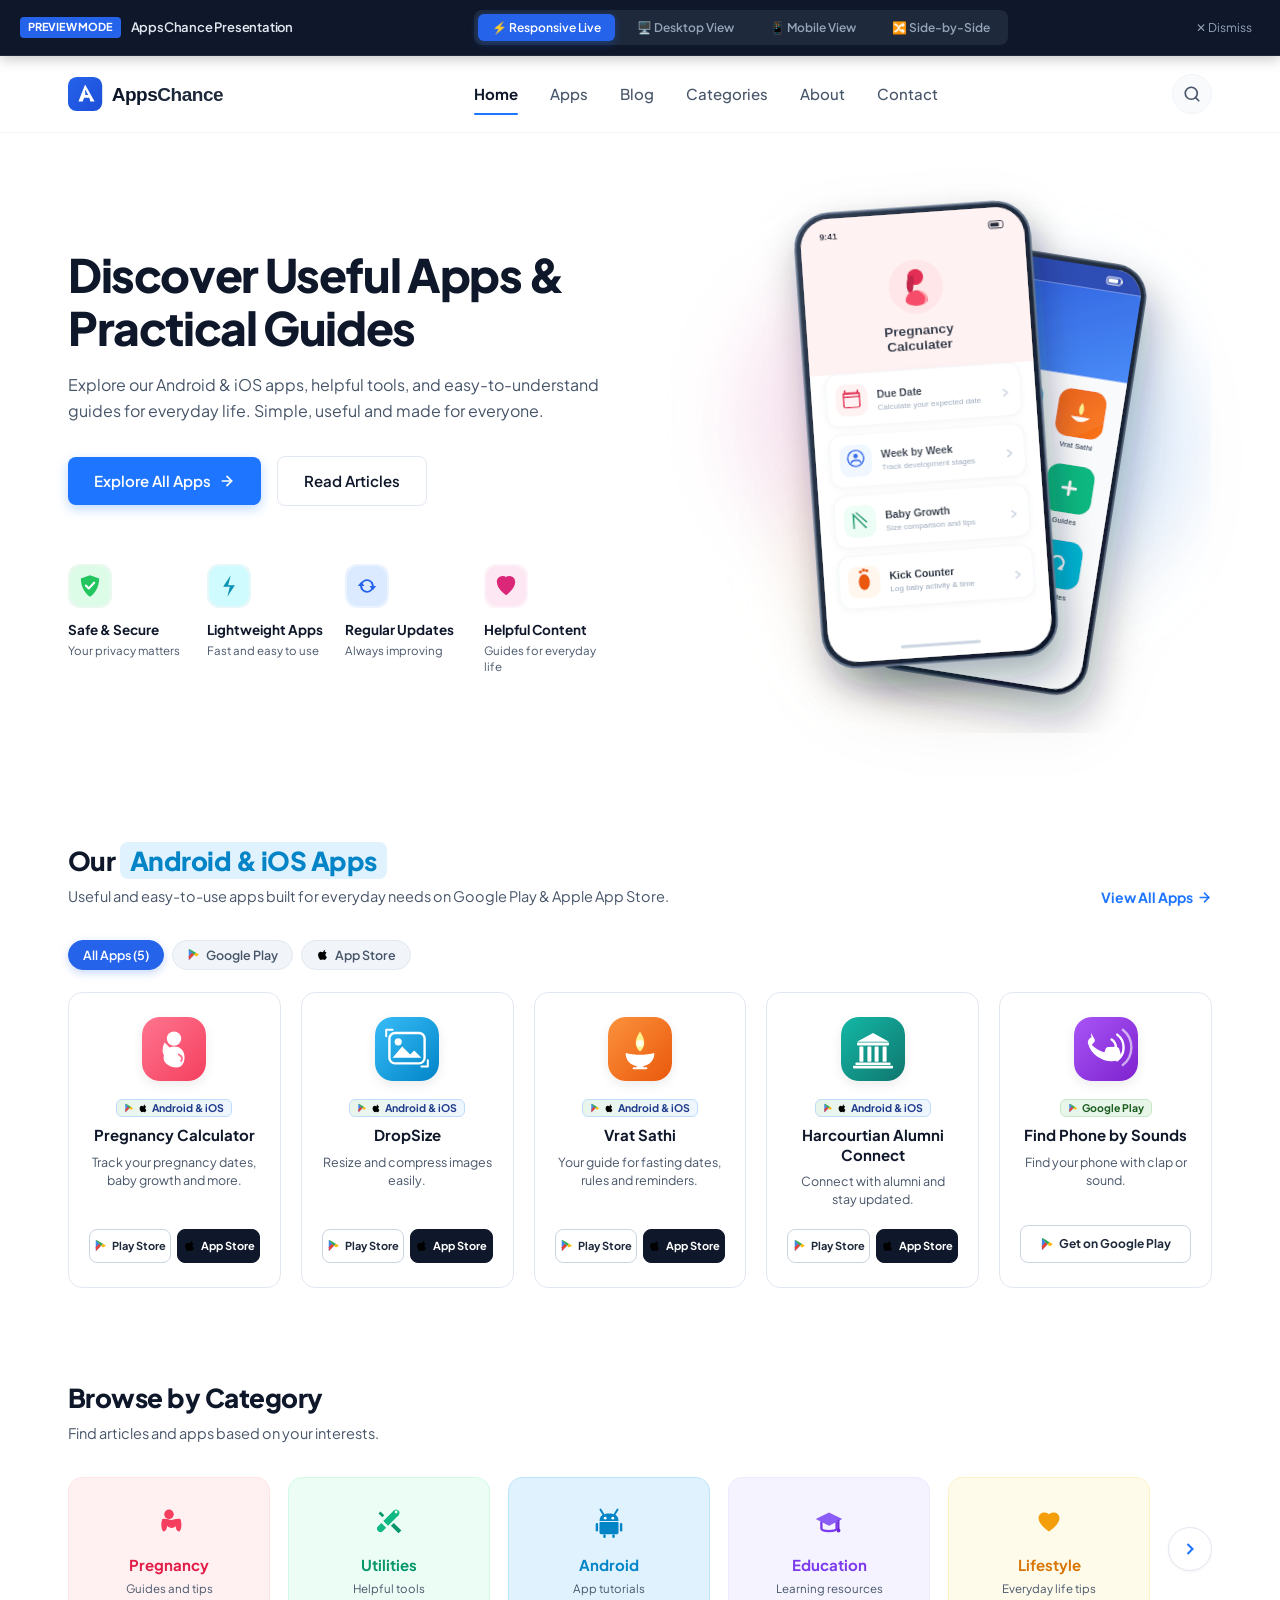
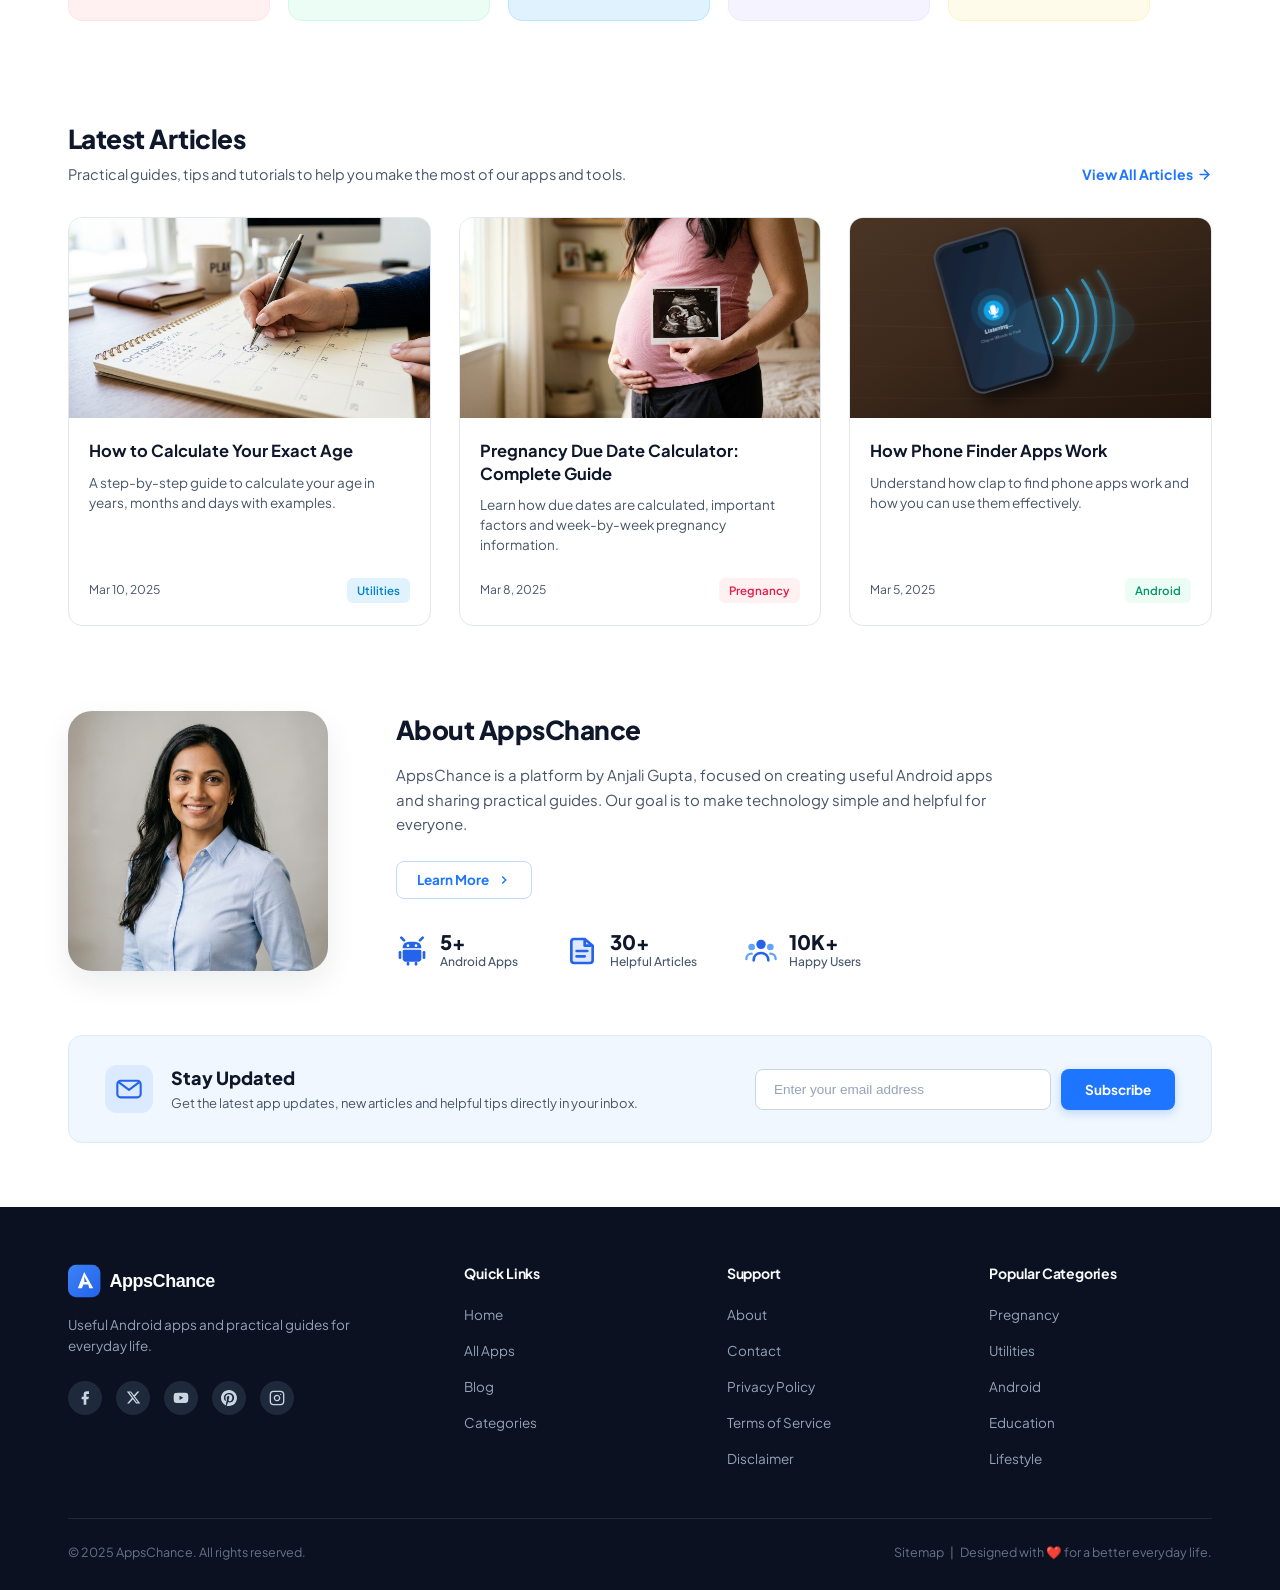
<file: index.html>
<!DOCTYPE html>
<html lang="en">
<head>
  <meta charset="UTF-8">
  <meta name="viewport" content="width=device-width, initial-scale=1.0">
  <title>AppsChance - Discover Useful Apps & Practical Guides</title>
  <meta name="description" content="Explore our Android apps, helpful tools, and easy-to-understand guides for everyday life. Simple, useful and made for everyone.">
  <link rel="icon" type="image/svg+xml" href="assets/icons/logo.svg">
  
  <!-- Main Stylesheet -->
  <link rel="stylesheet" href="css/styles.css">
</head>
<body>

  <!-- ==========================================================================
       TOP VIEW MODE SWITCHER BAR
       Enables live testing of Desktop View, Mobile View, Side-by-Side, & Responsive
       ========================================================================== -->
  <header class="view-mode-bar" id="viewModeBar">
    <div class="view-mode-brand">
      <span class="view-mode-badge">Preview Mode</span>
      <span>AppsChance Presentation</span>
    </div>
    <div class="view-mode-buttons">
      <button type="button" class="view-mode-btn active" id="btnViewLive" title="Fluid Responsive Layout">
        <span>⚡ Responsive Live</span>
      </button>
      <button type="button" class="view-mode-btn" id="btnViewDesktop" title="Preview Desktop View">
        <span>🖥️ Desktop View</span>
      </button>
      <button type="button" class="view-mode-btn" id="btnViewMobile" title="Preview Mobile View in Phone Frame">
        <span>📱 Mobile View</span>
      </button>
      <button type="button" class="view-mode-btn" id="btnViewSplit" title="Side-by-Side Comparison (as in screenshot)">
        <span>🔀 Side-by-Side</span>
      </button>
    </div>
    <button type="button" class="view-mode-close" id="btnCloseViewBar" title="Hide this toolbar">
      <span>✕ Dismiss</span>
    </button>
  </header>

  <!-- ==========================================================================
       MAIN WEB APPLICATION (Natively Responsive)
       ========================================================================== -->
  <div class="app-view-container" id="mainAppContainer">

    <!-- SITE HEADER / NAVBAR -->
    <header class="site-header">
      <div class="container nav-container">
        <!-- Logo -->
        <a href="#home" class="brand-logo" aria-label="AppsChance Home">
          <img src="assets/icons/logo.svg" alt="AppsChance Logo" width="160" height="38">
        </a>

        <!-- Desktop Navigation Menu -->
        <nav class="nav-menu-wrapper" aria-label="Main Navigation">
          <ul class="nav-menu">
            <li class="nav-item"><a href="#home" class="nav-link active">Home</a></li>
            <li class="nav-item"><a href="apps.html" class="nav-link">Apps</a></li>
            <li class="nav-item"><a href="articles.html" class="nav-link">Blog</a></li>
            <li class="nav-item"><a href="#categories" class="nav-link">Categories</a></li>
            <li class="nav-item"><a href="#about" class="nav-link">About</a></li>
            <li class="nav-item"><a href="#contact" class="nav-link">Contact</a></li>
          </ul>
        </nav>

        <!-- Right Actions: Search & Mobile Menu Button -->
        <div class="nav-actions">
          <button type="button" class="btn-search" aria-label="Search articles and apps" title="Search">
            <svg width="18" height="18" viewBox="0 0 24 24" fill="none" stroke="currentColor" stroke-width="2.2" stroke-linecap="round" stroke-linejoin="round">
              <circle cx="11" cy="11" r="8"></circle>
              <line x1="21" y1="21" x2="16.65" y2="16.65"></line>
            </svg>
          </button>
          
          <button type="button" class="btn-mobile-toggle" aria-label="Open mobile navigation menu">
            <svg width="24" height="24" viewBox="0 0 24 24" fill="none" stroke="currentColor" stroke-width="2.2" stroke-linecap="round">
              <line x1="3" y1="6" x2="21" y2="6"></line>
              <line x1="3" y1="12" x2="21" y2="12"></line>
              <line x1="3" y1="18" x2="21" y2="18"></line>
            </svg>
          </button>
        </div>
      </div>
    </header>

    <!-- MAIN CONTENT -->
    <main id="mainContent">

      <!-- 1. HERO SECTION -->
      <section class="hero-section" id="home">
        <div class="container hero-grid">
          
          <!-- Left Hero Content -->
          <div class="hero-content">
            <h1 class="hero-title">Discover Useful Apps &amp; Practical Guides</h1>
            <p class="hero-description">
              Explore our Android &amp; iOS apps, helpful tools, and easy-to-understand guides for everyday life. Simple, useful and made for everyone.
            </p>

            <div class="hero-actions">
              <a href="apps.html" class="btn-primary">
                <span>Explore All Apps</span>
                <svg width="16" height="16" viewBox="0 0 24 24" fill="none" stroke="currentColor" stroke-width="2.5" stroke-linecap="round" stroke-linejoin="round">
                  <line x1="5" y1="12" x2="19" y2="12"></line>
                  <polyline points="12 5 19 12 12 19"></polyline>
                </svg>
              </a>
              <a href="articles.html" class="btn-secondary">
                <span>Read Articles</span>
              </a>
            </div>

            <!-- Feature Badges -->
            <div class="hero-badges-row">
              <!-- Badge 1: Safe & Secure -->
              <div class="hero-badge-card badge-safe">
                <div class="badge-icon-box">
                  <img src="assets/icons/badge_safe.svg" alt="Safe & Secure" width="40" height="40">
                </div>
                <h3 class="badge-title">Safe &amp; Secure</h3>
                <p class="badge-desc">Your privacy matters</p>
              </div>

              <!-- Badge 2: Lightweight Apps -->
              <div class="hero-badge-card badge-light">
                <div class="badge-icon-box">
                  <img src="assets/icons/badge_lightweight.svg" alt="Lightweight Apps" width="40" height="40">
                </div>
                <h3 class="badge-title">Lightweight Apps</h3>
                <p class="badge-desc">Fast and easy to use</p>
              </div>

              <!-- Badge 3: Regular Updates -->
              <div class="hero-badge-card badge-updates">
                <div class="badge-icon-box">
                  <img src="assets/icons/badge_updates.svg" alt="Regular Updates" width="40" height="40">
                </div>
                <h3 class="badge-title">Regular Updates</h3>
                <p class="badge-desc">Always improving</p>
              </div>

              <!-- Badge 4: Helpful Content -->
              <div class="hero-badge-card badge-content">
                <div class="badge-icon-box">
                  <img src="assets/icons/badge_helpful.svg" alt="Helpful Content" width="40" height="40">
                </div>
                <h3 class="badge-title">Helpful Content</h3>
                <p class="badge-desc">Guides for everyday life</p>
              </div>
            </div>
          </div>

          <!-- Right Hero Mockups (Pregnancy Calculator & Tools Apps Phones) -->
          <div class="hero-mockup-wrapper">
            <img src="assets/images/hero_phones_mockup.svg" alt="AppsChance Android Apps Showcase" class="hero-mockup-img" width="560" height="540">
          </div>

        </div>
      </section>

      <!-- 2. OUR ANDROID & iOS APPS SECTION -->
      <section class="apps-section" id="apps">
        <div class="container">
          <div class="section-header">
            <div>
              <h2 class="section-title">Our <span style="background:#e0f2fe; color:#0284c7; padding:2px 10px; border-radius:8px;">Android &amp; iOS Apps</span></h2>
              <p class="section-subtitle">Useful and easy-to-use apps built for everyday needs on Google Play &amp; Apple App Store.</p>
            </div>
            <a href="apps.html" class="section-view-all">
              <span>View All Apps</span>
              <svg width="15" height="15" viewBox="0 0 24 24" fill="none" stroke="currentColor" stroke-width="2.5" stroke-linecap="round" stroke-linejoin="round">
                <line x1="5" y1="12" x2="19" y2="12"></line>
                <polyline points="12 5 19 12 12 19"></polyline>
              </svg>
            </a>
          </div>

          <!-- Quick Platform Filters on Home -->
          <div class="home-apps-filters" id="homeAppsFilters">
            <button type="button" class="home-filter-btn active" data-home-filter="all">All Apps (5)</button>
            <button type="button" class="home-filter-btn" data-home-filter="android">
              <img src="assets/icons/icon_playstore.svg" width="13" height="13" alt="Google Play">
              <span>Google Play</span>
            </button>
            <button type="button" class="home-filter-btn" data-home-filter="ios">
              <img src="assets/icons/icon_apple.svg" width="13" height="13" alt="App Store">
              <span>App Store</span>
            </button>
          </div>

          <div class="apps-grid">
            <!-- App 1: Pregnancy Calculator -->
            <div class="app-card" data-platforms="android ios">
              <div class="app-icon-wrap">
                <img src="assets/icons/app_pregnancy.svg" alt="Pregnancy Calculator" width="64" height="64">
              </div>
              <div class="app-card-details">
                <div class="card-platform-row">
                  <span class="platform-tag tag-both">
                    <img src="assets/icons/icon_playstore.svg" width="10" height="10" alt="Play Store">
                    <img src="assets/icons/icon_apple.svg" width="10" height="10" alt="App Store">
                    Android &amp; iOS
                  </span>
                </div>
                <h3 class="app-card-title">Pregnancy Calculator</h3>
                <p class="app-card-desc">Track your pregnancy dates, baby growth and more.</p>
              </div>
              <div class="card-store-actions">
                <a href="https://play.google.com/store/apps/details?id=com.appschance.pregnancycalculator" target="_blank" rel="noopener noreferrer" class="btn-store-badge playstore" title="Get on Google Play">
                  <img src="assets/icons/icon_playstore.svg" width="13" height="13" alt="Play Store">
                  <span>Play Store</span>
                </a>
                <a href="https://apps.apple.com/app/pregnancy-calculator-due-date/id1623849101" target="_blank" rel="noopener noreferrer" class="btn-store-badge appstore" title="Download on App Store">
                  <img src="assets/icons/icon_apple.svg" width="13" height="13" alt="App Store">
                  <span>App Store</span>
                </a>
              </div>
              <a href="https://play.google.com/store/apps/details?id=com.appschance.pregnancycalculator" target="_blank" rel="noopener noreferrer" class="app-mobile-arrow" aria-label="Open Pregnancy Calculator store" style="display:none;">
                <svg width="18" height="18" viewBox="0 0 24 24" fill="none" stroke="currentColor" stroke-width="2.5">
                  <polyline points="9 18 15 12 9 6"></polyline>
                </svg>
              </a>
            </div>

            <!-- App 2: DropSize -->
            <div class="app-card" data-platforms="android ios">
              <div class="app-icon-wrap">
                <img src="assets/icons/app_dropsize.svg" alt="DropSize" width="64" height="64">
              </div>
              <div class="app-card-details">
                <div class="card-platform-row">
                  <span class="platform-tag tag-both">
                    <img src="assets/icons/icon_playstore.svg" width="10" height="10" alt="Play Store">
                    <img src="assets/icons/icon_apple.svg" width="10" height="10" alt="App Store">
                    Android &amp; iOS
                  </span>
                </div>
                <h3 class="app-card-title">DropSize</h3>
                <p class="app-card-desc">Resize and compress images easily.</p>
              </div>
              <div class="card-store-actions">
                <a href="https://play.google.com/store/apps/details?id=com.appschance.dropsize" target="_blank" rel="noopener noreferrer" class="btn-store-badge playstore" title="Get on Google Play">
                  <img src="assets/icons/icon_playstore.svg" width="13" height="13" alt="Play Store">
                  <span>Play Store</span>
                </a>
                <a href="https://apps.apple.com/app/dropsize-image-compressor/id1634928102" target="_blank" rel="noopener noreferrer" class="btn-store-badge appstore" title="Download on App Store">
                  <img src="assets/icons/icon_apple.svg" width="13" height="13" alt="App Store">
                  <span>App Store</span>
                </a>
              </div>
              <a href="https://play.google.com/store/apps/details?id=com.appschance.dropsize" target="_blank" rel="noopener noreferrer" class="app-mobile-arrow" aria-label="Open DropSize store" style="display:none;">
                <svg width="18" height="18" viewBox="0 0 24 24" fill="none" stroke="currentColor" stroke-width="2.5">
                  <polyline points="9 18 15 12 9 6"></polyline>
                </svg>
              </a>
            </div>

            <!-- App 3: Vrat Sathi -->
            <div class="app-card" data-platforms="android ios">
              <div class="app-icon-wrap">
                <img src="assets/icons/app_vrat.svg" alt="Vrat Sathi" width="64" height="64">
              </div>
              <div class="app-card-details">
                <div class="card-platform-row">
                  <span class="platform-tag tag-both">
                    <img src="assets/icons/icon_playstore.svg" width="10" height="10" alt="Play Store">
                    <img src="assets/icons/icon_apple.svg" width="10" height="10" alt="App Store">
                    Android &amp; iOS
                  </span>
                </div>
                <h3 class="app-card-title">Vrat Sathi</h3>
                <p class="app-card-desc">Your guide for fasting dates, rules and reminders.</p>
              </div>
              <div class="card-store-actions">
                <a href="https://play.google.com/store/apps/details?id=com.appschance.vratsathi" target="_blank" rel="noopener noreferrer" class="btn-store-badge playstore" title="Get on Google Play">
                  <img src="assets/icons/icon_playstore.svg" width="13" height="13" alt="Play Store">
                  <span>Play Store</span>
                </a>
                <a href="https://apps.apple.com/app/vrat-sathi-fasting-calendar/id1641029103" target="_blank" rel="noopener noreferrer" class="btn-store-badge appstore" title="Download on App Store">
                  <img src="assets/icons/icon_apple.svg" width="13" height="13" alt="App Store">
                  <span>App Store</span>
                </a>
              </div>
              <a href="https://play.google.com/store/apps/details?id=com.appschance.vratsathi" target="_blank" rel="noopener noreferrer" class="app-mobile-arrow" aria-label="Open Vrat Sathi store" style="display:none;">
                <svg width="18" height="18" viewBox="0 0 24 24" fill="none" stroke="currentColor" stroke-width="2.5">
                  <polyline points="9 18 15 12 9 6"></polyline>
                </svg>
              </a>
            </div>

            <!-- App 4: Harcourtian Alumni Connect -->
            <div class="app-card" data-platforms="android ios">
              <div class="app-icon-wrap">
                <img src="assets/icons/app_alumni.svg" alt="Harcourtian Alumni Connect" width="64" height="64">
              </div>
              <div class="app-card-details">
                <div class="card-platform-row">
                  <span class="platform-tag tag-both">
                    <img src="assets/icons/icon_playstore.svg" width="10" height="10" alt="Play Store">
                    <img src="assets/icons/icon_apple.svg" width="10" height="10" alt="App Store">
                    Android &amp; iOS
                  </span>
                </div>
                <h3 class="app-card-title">Harcourtian Alumni Connect</h3>
                <p class="app-card-desc">Connect with alumni and stay updated.</p>
              </div>
              <div class="card-store-actions">
                <a href="https://play.google.com/store/apps/details?id=com.appschance.harcourtian" target="_blank" rel="noopener noreferrer" class="btn-store-badge playstore" title="Get on Google Play">
                  <img src="assets/icons/icon_playstore.svg" width="13" height="13" alt="Play Store">
                  <span>Play Store</span>
                </a>
                <a href="https://apps.apple.com/app/harcourtian-alumni-connect/id1647829103" target="_blank" rel="noopener noreferrer" class="btn-store-badge appstore" title="Download on App Store">
                  <img src="assets/icons/icon_apple.svg" width="13" height="13" alt="App Store">
                  <span>App Store</span>
                </a>
              </div>
              <a href="https://play.google.com/store/apps/details?id=com.appschance.harcourtian" target="_blank" rel="noopener noreferrer" class="app-mobile-arrow" aria-label="Open Alumni Connect store" style="display:none;">
                <svg width="18" height="18" viewBox="0 0 24 24" fill="none" stroke="currentColor" stroke-width="2.5">
                  <polyline points="9 18 15 12 9 6"></polyline>
                </svg>
              </a>
            </div>

            <!-- App 5: Find Phone by Sounds -->
            <div class="app-card" data-platforms="android">
              <div class="app-icon-wrap">
                <img src="assets/icons/app_phone_sound.svg" alt="Find Phone by Sounds" width="64" height="64">
              </div>
              <div class="app-card-details">
                <div class="card-platform-row">
                  <span class="platform-tag tag-android">
                    <img src="assets/icons/icon_playstore.svg" width="10" height="10" alt="Play Store">
                    Google Play
                  </span>
                </div>
                <h3 class="app-card-title">Find Phone by Sounds</h3>
                <p class="app-card-desc">Find your phone with clap or sound.</p>
              </div>
              <div class="card-store-actions">
                <a href="https://play.google.com/store/apps/details?id=com.appschance.findphonebysound" target="_blank" rel="noopener noreferrer" class="btn-store-badge playstore single-store" title="Get on Google Play">
                  <img src="assets/icons/icon_playstore.svg" width="14" height="14" alt="Play Store">
                  <span>Get on Google Play</span>
                </a>
              </div>
              <a href="https://play.google.com/store/apps/details?id=com.appschance.findphonebysound" target="_blank" rel="noopener noreferrer" class="app-mobile-arrow" aria-label="Open Find Phone by Sounds store" style="display:none;">
                <svg width="18" height="18" viewBox="0 0 24 24" fill="none" stroke="currentColor" stroke-width="2.5">
                  <polyline points="9 18 15 12 9 6"></polyline>
                </svg>
              </a>
            </div>
          </div>
        </div>
      </section>

      <!-- 3. BROWSE BY CATEGORY SECTION -->
      <section class="categories-section" id="categories">
        <div class="container">
          <div class="section-header">
            <div>
              <h2 class="section-title">Browse by Category</h2>
              <p class="section-subtitle">Find articles and apps based on your interests.</p>
            </div>
          </div>

          <div class="categories-list">
            <!-- Category 1: Pregnancy -->
            <div class="category-card cat-pregnancy">
              <div class="cat-icon-wrap">
                <img src="assets/icons/cat_pregnancy.svg" alt="Pregnancy Category" width="38" height="38">
              </div>
              <h3 class="cat-title">Pregnancy</h3>
              <p class="cat-subtitle">Guides and tips</p>
            </div>

            <!-- Category 2: Utilities -->
            <div class="category-card cat-utilities">
              <div class="cat-icon-wrap">
                <img src="assets/icons/cat_utilities.svg" alt="Utilities Category" width="38" height="38">
              </div>
              <h3 class="cat-title">Utilities</h3>
              <p class="cat-subtitle">Helpful tools</p>
            </div>

            <!-- Category 3: Android -->
            <div class="category-card cat-android">
              <div class="cat-icon-wrap">
                <img src="assets/icons/cat_android.svg" alt="Android Category" width="38" height="38">
              </div>
              <h3 class="cat-title">Android</h3>
              <p class="cat-subtitle">App tutorials</p>
            </div>

            <!-- Category 4: Education -->
            <div class="category-card cat-education">
              <div class="cat-icon-wrap">
                <img src="assets/icons/cat_education.svg" alt="Education Category" width="38" height="38">
              </div>
              <h3 class="cat-title">Education</h3>
              <p class="cat-subtitle">Learning resources</p>
            </div>

            <!-- Category 5: Lifestyle -->
            <div class="category-card cat-lifestyle">
              <div class="cat-icon-wrap">
                <img src="assets/icons/cat_lifestyle.svg" alt="Lifestyle Category" width="38" height="38">
              </div>
              <h3 class="cat-title">Lifestyle</h3>
              <p class="cat-subtitle">Everyday life tips</p>
            </div>

            <!-- Mobile Category "View All" Button (Only displays on mobile grid) -->
            <div class="category-card cat-view-all" style="display:none;">
              <div class="cat-icon-wrap">
                <svg width="28" height="28" viewBox="0 0 24 24" fill="none" stroke="#1e75ff" stroke-width="2.5" stroke-linecap="round" stroke-linejoin="round">
                  <line x1="5" y1="12" x2="19" y2="12"></line>
                  <polyline points="12 5 19 12 12 19"></polyline>
                </svg>
              </div>
              <h3 class="cat-title">View All</h3>
            </div>

            <!-- Desktop Arrow Next Button -->
            <button type="button" class="cat-scroll-next" aria-label="Next categories">
              <svg width="20" height="20" viewBox="0 0 24 24" fill="none" stroke="currentColor" stroke-width="2.5">
                <polyline points="9 18 15 12 9 6"></polyline>
              </svg>
            </button>
          </div>
        </div>
      </section>

      <!-- 4. LATEST ARTICLES SECTION -->
      <section class="articles-section" id="blog">
        <div class="container">
          <div class="section-header">
            <div>
              <h2 class="section-title">Latest Articles</h2>
              <p class="section-subtitle">Practical guides, tips and tutorials to help you make the most of our apps and tools.</p>
            </div>
            <a href="articles.html" class="section-view-all">
              <span>View All Articles</span>
              <svg width="15" height="15" viewBox="0 0 24 24" fill="none" stroke="currentColor" stroke-width="2.5" stroke-linecap="round" stroke-linejoin="round">
                <line x1="5" y1="12" x2="19" y2="12"></line>
                <polyline points="12 5 19 12 12 19"></polyline>
              </svg>
            </a>
          </div>

          <div class="articles-grid">
            <!-- Article 1: How to Calculate Your Exact Age -->
            <article class="article-card" style="cursor:pointer;" onclick="location.href='article.html?id=age-calculator'">
              <div class="article-img-wrap">
                <img src="assets/images/article_age_calc.jpg" alt="Calendar date calculation" class="article-img" loading="lazy">
              </div>
              <div class="article-content">
                <h3 class="article-title"><a href="article.html?id=age-calculator">How to Calculate Your Exact Age</a></h3>
                <p class="article-excerpt">A step-by-step guide to calculate your age in years, months and days with examples.</p>
                <div class="article-meta-row">
                  <span class="article-date">Mar 10, 2025</span>
                  <span class="article-tag-pill tag-utilities">Utilities</span>
                </div>
              </div>
            </article>

            <!-- Article 2: Pregnancy Due Date Calculator: Complete Guide -->
            <article class="article-card" style="cursor:pointer;" onclick="location.href='article.html?id=pregnancy-due-date'">
              <div class="article-img-wrap">
                <img src="assets/images/article_pregnancy.jpg" alt="Pregnancy ultrasound scan guide" class="article-img" loading="lazy">
              </div>
              <div class="article-content">
                <h3 class="article-title"><a href="article.html?id=pregnancy-due-date">Pregnancy Due Date Calculator: Complete Guide</a></h3>
                <p class="article-excerpt">Learn how due dates are calculated, important factors and week-by-week pregnancy information.</p>
                <div class="article-meta-row">
                  <span class="article-date">Mar 8, 2025</span>
                  <span class="article-tag-pill tag-pregnancy">Pregnancy</span>
                </div>
              </div>
            </article>

            <!-- Article 3: How Phone Finder Apps Work -->
            <article class="article-card" style="cursor:pointer;" onclick="location.href='article.html?id=phone-finder'">
              <div class="article-img-wrap">
                <img src="assets/images/article_phone_finder.svg" alt="Phone acoustic sound finder illustration" class="article-img" loading="lazy">
              </div>
              <div class="article-content">
                <h3 class="article-title"><a href="article.html?id=phone-finder">How Phone Finder Apps Work</a></h3>
                <p class="article-excerpt">Understand how clap to find phone apps work and how you can use them effectively.</p>
                <div class="article-meta-row">
                  <span class="article-date">Mar 5, 2025</span>
                  <span class="article-tag-pill tag-android">Android</span>
                </div>
              </div>
            </article>
          </div>
        </div>
      </section>

      <!-- 5. ABOUT APPSCHANCE SECTION -->
      <section class="about-section" id="about">
        <div class="container">
          <div class="about-card">
            
            <!-- Anjali Gupta Portrait -->
            <div class="about-photo-wrapper">
              <img src="assets/images/author_anjali.jpg" alt="Anjali Gupta - Founder of AppsChance" class="about-photo">
            </div>

            <!-- About Content -->
            <div class="about-content">
              <h2 class="about-title">About AppsChance</h2>
              <p class="about-desc">
                AppsChance is a platform by Anjali Gupta, focused on creating useful Android apps and sharing practical guides. Our goal is to make technology simple and helpful for everyone.
              </p>

              <div class="about-actions">
                <a href="#about" class="btn-about-learn">
                  <span>Learn More</span>
                  <svg width="14" height="14" viewBox="0 0 24 24" fill="none" stroke="currentColor" stroke-width="2.5">
                    <polyline points="9 18 15 12 9 6"></polyline>
                  </svg>
                </a>
              </div>

              <!-- Stats Counter Bar -->
              <div class="about-stats-row">
                <!-- Stat 1: Android Apps -->
                <div class="stat-item">
                  <img src="assets/icons/stat_android.svg" alt="Android Apps" class="stat-icon" width="28" height="28">
                  <div class="stat-info">
                    <span class="stat-number">5+</span>
                    <span class="stat-label">Android Apps</span>
                  </div>
                </div>

                <!-- Stat 2: Helpful Articles -->
                <div class="stat-item">
                  <img src="assets/icons/stat_articles.svg" alt="Articles" class="stat-icon" width="28" height="28">
                  <div class="stat-info">
                    <span class="stat-number">30+</span>
                    <span class="stat-label">Helpful Articles</span>
                  </div>
                </div>

                <!-- Stat 3: Happy Users -->
                <div class="stat-item">
                  <img src="assets/icons/stat_users.svg" alt="Users" class="stat-icon" width="28" height="28">
                  <div class="stat-info">
                    <span class="stat-number">10K+</span>
                    <span class="stat-label">Happy Users</span>
                  </div>
                </div>
              </div>

            </div>
          </div>
        </div>
      </section>

      <!-- 6. STAY UPDATED (NEWSLETTER) SECTION -->
      <section class="newsletter-section" id="newsletter">
        <div class="container">
          <div class="newsletter-card">
            <div class="newsletter-left">
              <div class="newsletter-icon-wrap">
                <img src="assets/icons/icon_mail.svg" alt="Stay Updated" width="40" height="40">
              </div>
              <div>
                <h3 class="newsletter-heading">Stay Updated</h3>
                <p class="newsletter-text">Get the latest app updates, new articles and helpful tips directly in your inbox.</p>
              </div>
            </div>

            <form class="newsletter-form" action="#" method="POST">
              <input type="email" class="newsletter-input" placeholder="Enter your email address" required aria-label="Email address">
              <button type="submit" class="btn-subscribe">Subscribe</button>
            </form>
          </div>
        </div>
      </section>

    </main>

    <!-- 7. SITE FOOTER -->
    <footer class="site-footer" id="contact">
      <div class="container">
        
        <!-- Footer Top Columns -->
        <div class="footer-top-grid">
          
          <!-- Column 1: Brand Info -->
          <div class="footer-col-brand">
            <div class="footer-brand-logo">
              <img src="assets/icons/logo_white.svg" alt="AppsChance White Logo" width="160" height="36">
            </div>
            <p class="footer-brand-tagline">
              Useful Android apps and practical guides for everyday life.
            </p>
            
            <!-- Social Icons -->
            <div class="footer-social-links">
              <!-- Facebook -->
              <a href="#facebook" class="social-icon-link" aria-label="Facebook" title="Facebook">
                <svg width="16" height="16" viewBox="0 0 24 24" fill="currentColor">
                  <path d="M18 2h-3a5 5 0 0 0-5 5v3H7v4h3v8h4v-8h3l1-4h-4V7a1 1 0 0 1 1-1h3z"></path>
                </svg>
              </a>
              <!-- Twitter / X -->
              <a href="#twitter" class="social-icon-link" aria-label="Twitter" title="Twitter">
                <svg width="15" height="15" viewBox="0 0 24 24" fill="currentColor">
                  <path d="M18.244 2.25h3.308l-7.227 8.26 8.502 11.24H16.17l-5.214-6.817L4.99 21.75H1.68l7.73-8.835L1.254 2.25H8.08l4.713 6.231zm-1.161 17.52h1.833L7.084 4.126H5.117z"/>
                </svg>
              </a>
              <!-- YouTube -->
              <a href="#youtube" class="social-icon-link" aria-label="YouTube" title="YouTube">
                <svg width="16" height="16" viewBox="0 0 24 24" fill="currentColor">
                  <path d="M22.54 6.42a2.78 2.78 0 0 0-1.94-2C18.88 4 12 4 12 4s-6.88 0-8.6.46a2.78 2.78 0 0 0-1.94 2A29 29 0 0 0 1 11.75a29 29 0 0 0 .46 5.33A2.78 2.78 0 0 0 3.4 19c1.72.46 8.6.46 8.6.46s6.88 0 8.6-.46a2.78 2.78 0 0 0 1.94-2 29 29 0 0 0 .46-5.25 29 29 0 0 0-.46-5.33zM9.75 15.02V8.48l5.75 3.27-5.75 3.27z"/>
                </svg>
              </a>
              <!-- Pinterest -->
              <a href="#pinterest" class="social-icon-link" aria-label="Pinterest" title="Pinterest">
                <svg width="16" height="16" viewBox="0 0 24 24" fill="currentColor">
                  <path d="M12 0C5.373 0 0 5.372 0 12c0 5.084 3.163 9.426 7.627 11.174-.105-.949-.2-2.405.042-3.441.218-.937 1.407-5.965 1.407-5.965s-.359-.719-.359-1.782c0-1.668.967-2.914 2.171-2.914 1.023 0 1.518.769 1.518 1.69 0 1.029-.655 2.568-.994 3.995-.283 1.194.599 2.169 1.777 2.169 2.133 0 3.772-2.249 3.772-5.495 0-2.873-2.064-4.882-5.012-4.882-3.414 0-5.418 2.561-5.418 5.207 0 1.031.397 2.138.893 2.738.098.119.112.224.083.345-.09.375-.291 1.199-.334 1.357-.053.225-.174.271-.401.165-1.495-.69-2.433-2.878-2.433-4.646 0-3.776 2.748-7.252 7.92-7.252 4.158 0 7.392 2.967 7.392 6.923 0 4.135-2.607 7.462-6.233 7.462-1.214 0-2.354-.629-2.758-1.379l-.749 2.848c-.269 1.045-1.004 2.352-1.498 3.146 1.123.345 2.306.535 3.545.535 6.627 0 12-5.373 12-12 0-6.628-5.373-12-12-12z"/>
                </svg>
              </a>
              <!-- Instagram -->
              <a href="#instagram" class="social-icon-link" aria-label="Instagram" title="Instagram">
                <svg width="16" height="16" viewBox="0 0 24 24" fill="none" stroke="currentColor" stroke-width="2" stroke-linecap="round" stroke-linejoin="round">
                  <rect x="2" y="2" width="20" height="20" rx="5" ry="5"></rect>
                  <path d="M16 11.37A4 4 0 1 1 12.63 8 4 4 0 0 1 16 11.37z"></path>
                  <line x1="17.5" y1="6.5" x2="17.51" y2="6.5"></line>
                </svg>
              </a>
            </div>
          </div>

          <!-- Column 2: Quick Links -->
          <div class="footer-col-links">
            <h4 class="footer-col-title">Quick Links</h4>
            <ul class="footer-links-list">
              <li class="footer-link-item"><a href="#home">Home</a></li>
              <li class="footer-link-item"><a href="apps.html">All Apps</a></li>
              <li class="footer-link-item"><a href="articles.html">Blog</a></li>
              <li class="footer-link-item"><a href="#categories">Categories</a></li>
            </ul>
          </div>

          <!-- Column 3: Support -->
          <div class="footer-col-links">
            <h4 class="footer-col-title">Support</h4>
            <ul class="footer-links-list">
              <li class="footer-link-item"><a href="#about">About</a></li>
              <li class="footer-link-item"><a href="#contact">Contact</a></li>
              <li class="footer-link-item"><a href="#privacy">Privacy Policy</a></li>
              <li class="footer-link-item"><a href="#terms">Terms of Service</a></li>
              <li class="footer-link-item"><a href="#disclaimer">Disclaimer</a></li>
            </ul>
          </div>

          <!-- Column 4: Popular Categories -->
          <div class="footer-col-links">
            <h4 class="footer-col-title">Popular Categories</h4>
            <ul class="footer-links-list">
              <li class="footer-link-item"><a href="articles.html?category=Pregnancy">Pregnancy</a></li>
              <li class="footer-link-item"><a href="articles.html?category=Utilities">Utilities</a></li>
              <li class="footer-link-item"><a href="articles.html?category=Android">Android</a></li>
              <li class="footer-link-item"><a href="articles.html?category=Education">Education</a></li>
              <li class="footer-link-item"><a href="articles.html?category=Lifestyle">Lifestyle</a></li>
            </ul>
          </div>

        </div>

        <!-- Footer Bottom Bar -->
        <div class="footer-bottom-bar">
          <p>© 2025 AppsChance. All rights reserved.</p>
          <div class="footer-bottom-links">
            <a href="#sitemap">Sitemap</a>
            <span>|</span>
            <span>Designed with ❤️ for a better everyday life.</span>
          </div>
        </div>

      </div>
    </footer>

  </div>

  <!-- ==========================================================================
       SIDE-BY-SIDE SPLIT WRAPPER
       (Rendered when clicking 'Side-by-Side Comparison' to match screenshot 1:1)
       ========================================================================== -->
  <div class="split-wrapper" id="splitModeWrapper">
    <!-- Desktop Side Column -->
    <div class="split-col-desktop">
      <div class="split-badge-tag">
        <span>Desktop View</span>
        <span style="font-weight:400; font-size:12px; opacity:0.8;">1200px Grid</span>
      </div>
      <!-- Desktop clone content -->
      <div id="desktopCloneSlot"></div>
    </div>

    <!-- Mobile Side Column -->
    <div class="split-col-mobile">
      <div class="split-badge-tag">
        <span>Mobile View</span>
        <span style="font-weight:400; font-size:12px; opacity:0.8;">390px Viewport</span>
      </div>
      <!-- Mobile specialized render container -->
      <div class="mobile-view-render" id="mobileCloneSlot"></div>
    </div>
  </div>

  <!-- ==========================================================================
       MOBILE DRAWER MENU & BACKDROP OVERLAY
       ========================================================================== -->
  <div class="mobile-nav-overlay" id="mobileNavOverlay"></div>
  <aside class="mobile-nav-drawer" id="mobileNavDrawer" aria-label="Mobile Navigation Drawer">
    <div class="drawer-header">
      <img src="assets/icons/logo.svg" alt="AppsChance" width="130" height="32">
      <button type="button" class="btn-close-drawer" id="btnCloseDrawer" aria-label="Close menu">✕</button>
    </div>
    <ul class="drawer-links">
      <li><a href="#home" class="drawer-link active">Home</a></li>
      <li><a href="apps.html" class="drawer-link">Apps</a></li>
      <li><a href="articles.html" class="drawer-link">Blog</a></li>
      <li><a href="#categories" class="drawer-link">Categories</a></li>
      <li><a href="#about" class="drawer-link">About</a></li>
      <li><a href="#contact" class="drawer-link">Contact</a></li>
    </ul>
    <div style="margin-top:auto; padding-top:20px; border-top:1px solid #f1f5f9;">
      <a href="apps.html" class="btn-primary" style="width:100%; justify-content:center;">Explore All Apps</a>
    </div>
  </aside>

  <!-- ==========================================================================
       SEARCH MODAL
       ========================================================================== -->
  <div id="searchModal" style="display:none; position:fixed; inset:0; background:rgba(15,23,42,0.65); backdrop-filter:blur(4px); z-index:2000; align-items:flex-start; justify-content:center; padding-top:100px;">
    <div style="background:#ffffff; border-radius:16px; width:90%; max-width:580px; padding:24px; box-shadow:0 20px 40px rgba(0,0,0,0.25);">
      <div style="display:flex; align-items:center; justify-content:space-between; margin-bottom:16px;">
        <h3 style="font-size:17px; font-weight:700;">Search AppsChance</h3>
        <button type="button" id="btnCloseSearch" style="font-size:18px; color:#64748b; padding:4px 8px; border-radius:6px; cursor:pointer;">✕</button>
      </div>
      <input type="text" id="siteSearchInput" placeholder="Search guides, calculators, tools, fasting dates..." style="width:100%; padding:14px 18px; border:2px solid #2563eb; border-radius:10px; font-size:15px; outline:none;">
      <div style="margin-top:16px; font-size:12.5px; color:#64748b;">
        <span>Popular: </span>
        <a href="#apps" style="color:#2563eb; margin-right:8px;">Pregnancy Due Date</a>
        <a href="#apps" style="color:#2563eb; margin-right:8px;">Age Calculator</a>
        <a href="#apps" style="color:#2563eb; margin-right:8px;">DropSize</a>
        <a href="#apps" style="color:#2563eb;">Vrat Sathi</a>
      </div>
    </div>
  </div>

  <!-- JavaScript -->
  <script src="js/script.js"></script>

  <!-- Side-by-side comparison populator script -->
  <script>
    // Duplicate content for the side-by-side screenshot simulation mode
    window.addEventListener('DOMContentLoaded', () => {
      const mainApp = document.getElementById('mainAppContainer');
      const desktopSlot = document.getElementById('desktopCloneSlot');
      const mobileSlot = document.getElementById('mobileCloneSlot');

      if (mainApp && desktopSlot && mobileSlot) {
        desktopSlot.innerHTML = mainApp.innerHTML;
        mobileSlot.innerHTML = mainApp.innerHTML;
      }
    });
  </script>

</body>
</html>
</file>
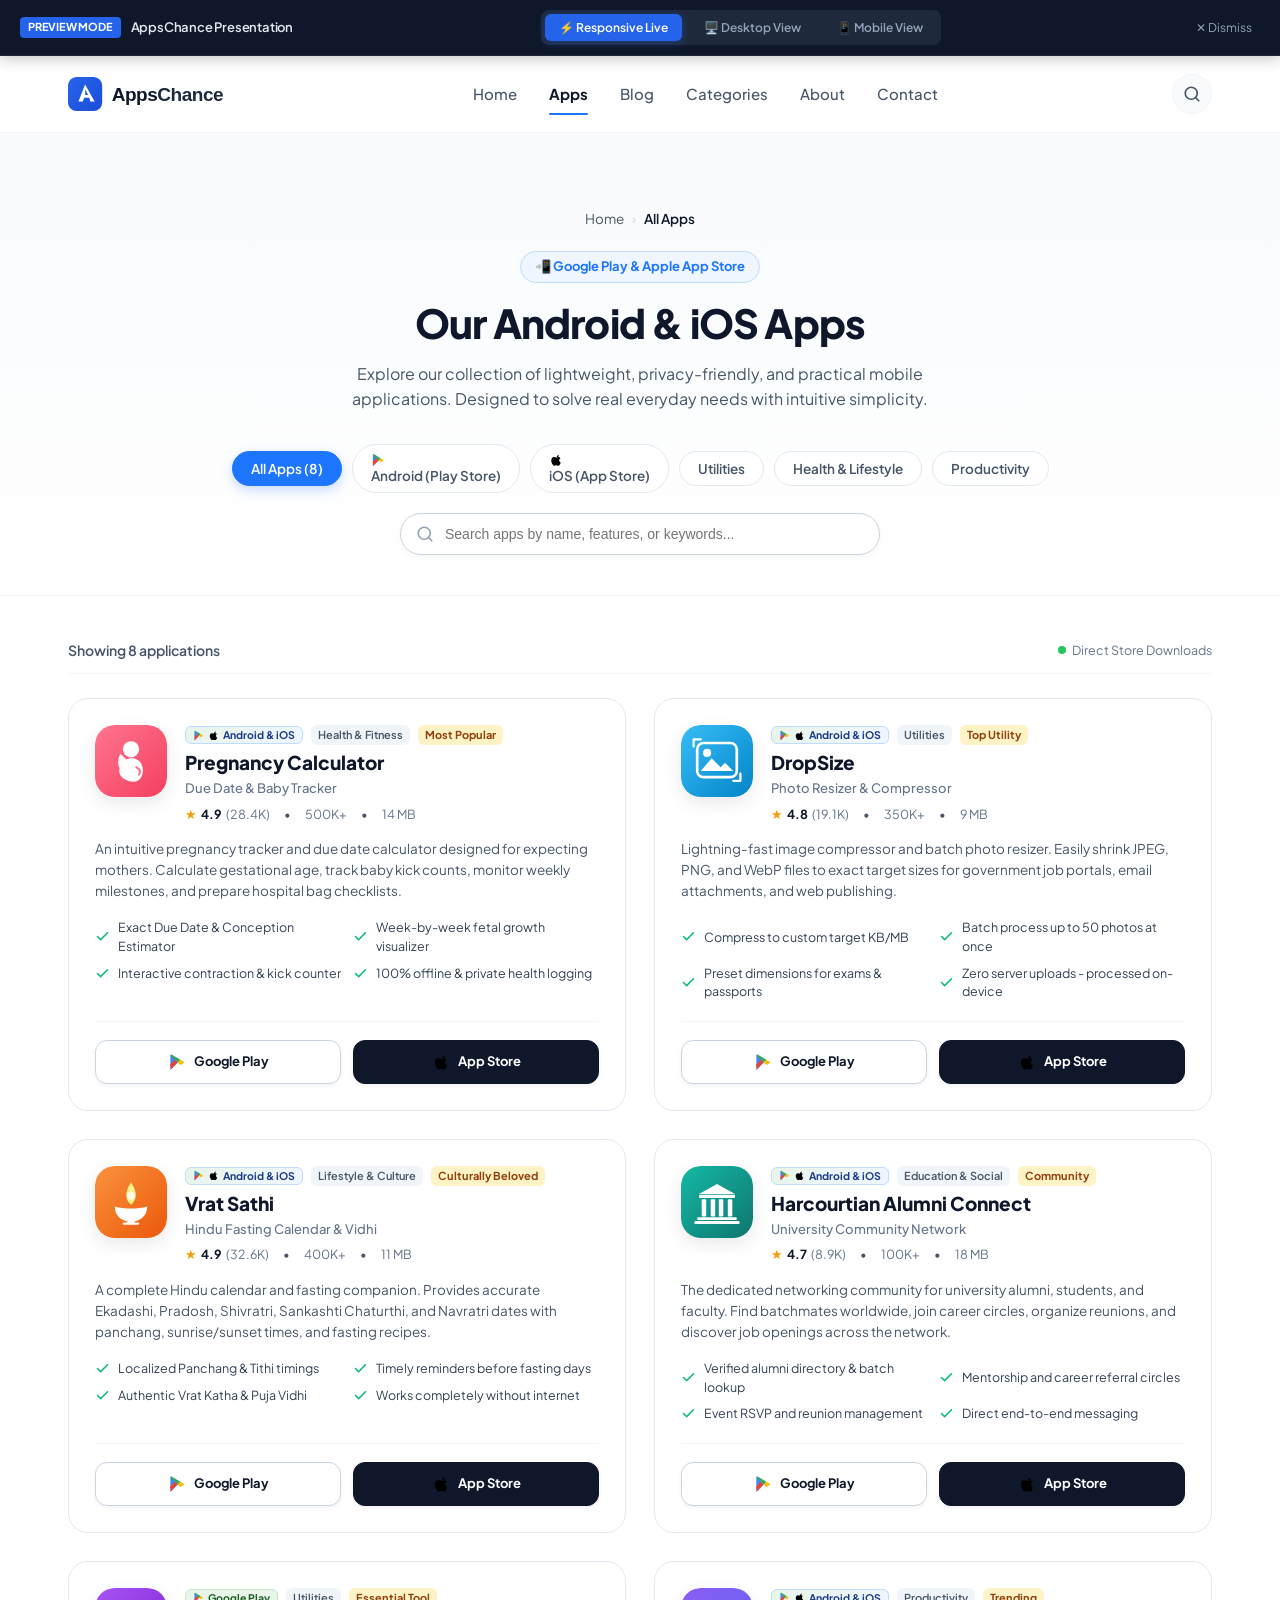
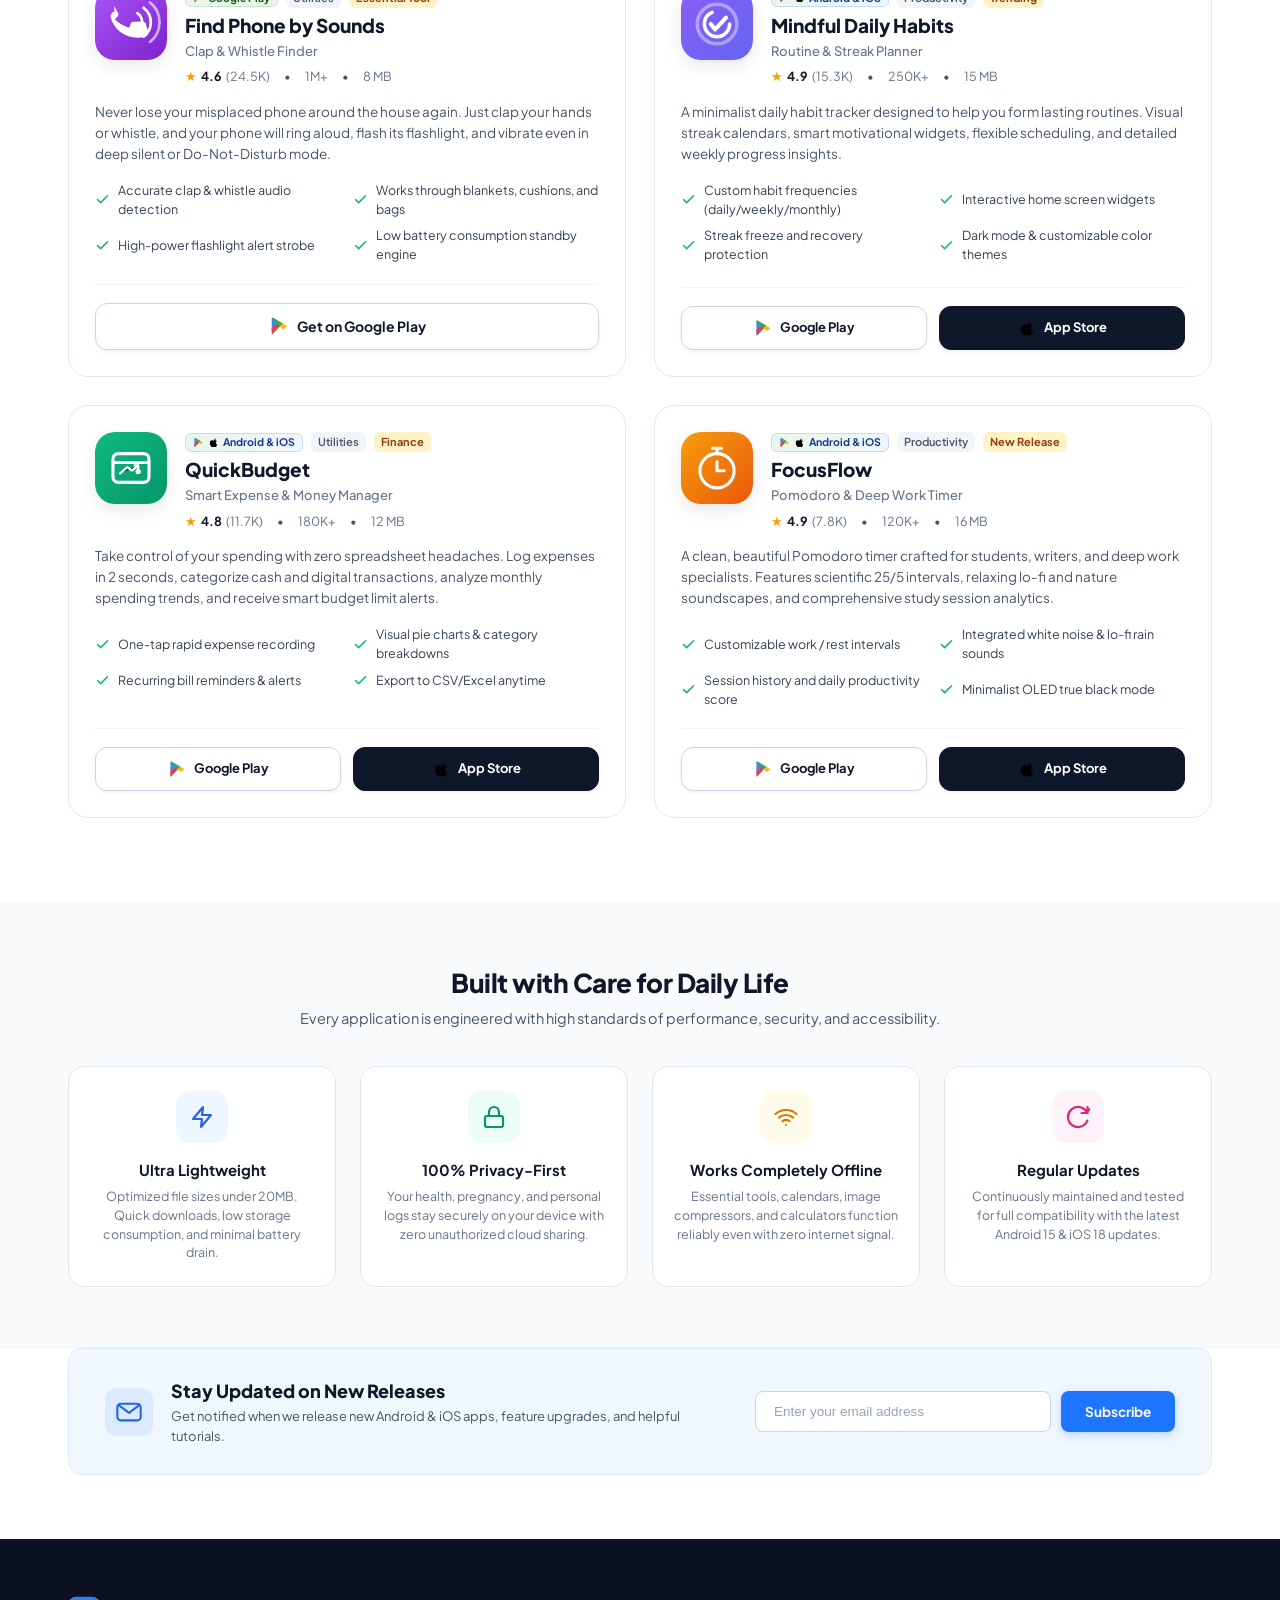
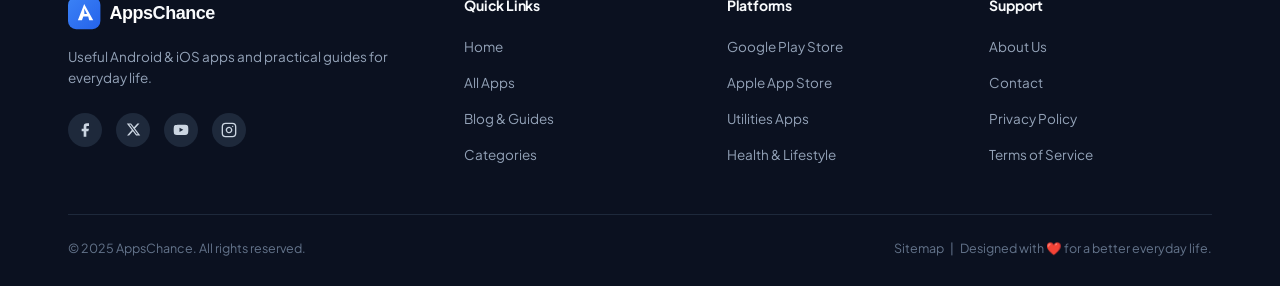
<file: apps.html>
<!DOCTYPE html>
<html lang="en">
<head>
  <meta charset="UTF-8">
  <meta name="viewport" content="width=device-width, initial-scale=1.0">
  <title>Our Android &amp; iOS Apps - AppsChance</title>
  <meta name="description" content="Discover AppsChance official mobile apps for Android and iOS. Download lightweight, practical calculators, fasting calendars, and daily utilities from Google Play and Apple App Store.">
  <link rel="icon" type="image/svg+xml" href="assets/icons/logo.svg">
  
  <!-- Main Stylesheet -->
  <link rel="stylesheet" href="css/styles.css">
</head>
<body>

  <!-- VIEW MODE SWITCHER BAR -->
  <header class="view-mode-bar" id="viewModeBar">
    <div class="view-mode-brand">
      <span class="view-mode-badge">Preview Mode</span>
      <span>AppsChance Presentation</span>
    </div>
    <div class="view-mode-buttons">
      <button type="button" class="view-mode-btn active" id="btnViewLive" title="Fluid Responsive Layout">
        <span>⚡ Responsive Live</span>
      </button>
      <button type="button" class="view-mode-btn" id="btnViewDesktop" title="Preview Desktop View">
        <span>🖥️ Desktop View</span>
      </button>
      <button type="button" class="view-mode-btn" id="btnViewMobile" title="Preview Mobile View in Phone Frame">
        <span>📱 Mobile View</span>
      </button>
    </div>
    <button type="button" class="view-mode-close" id="btnCloseViewBar" title="Hide this toolbar">
      <span>✕ Dismiss</span>
    </button>
  </header>

  <div class="app-view-container" id="mainAppContainer">

    <!-- SITE HEADER / NAVBAR -->
    <header class="site-header">
      <div class="container nav-container">
        <!-- Logo -->
        <a href="index.html" class="brand-logo" aria-label="AppsChance Home">
          <img src="assets/icons/logo.svg" alt="AppsChance Logo" width="160" height="38">
        </a>

        <!-- Desktop Navigation Menu -->
        <nav class="nav-menu-wrapper" aria-label="Main Navigation">
          <ul class="nav-menu">
            <li class="nav-item"><a href="index.html" class="nav-link">Home</a></li>
            <li class="nav-item"><a href="apps.html" class="nav-link active">Apps</a></li>
            <li class="nav-item"><a href="articles.html" class="nav-link">Blog</a></li>
            <li class="nav-item"><a href="index.html#categories" class="nav-link">Categories</a></li>
            <li class="nav-item"><a href="index.html#about" class="nav-link">About</a></li>
            <li class="nav-item"><a href="index.html#contact" class="nav-link">Contact</a></li>
          </ul>
        </nav>

        <!-- Right Actions: Search & Mobile Menu Button -->
        <div class="nav-actions">
          <button type="button" class="btn-search" aria-label="Search articles and apps" title="Search">
            <svg width="18" height="18" viewBox="0 0 24 24" fill="none" stroke="currentColor" stroke-width="2.2" stroke-linecap="round" stroke-linejoin="round">
              <circle cx="11" cy="11" r="8"></circle>
              <line x1="21" y1="21" x2="16.65" y2="16.65"></line>
            </svg>
          </button>
          
          <button type="button" class="btn-mobile-toggle" aria-label="Open mobile navigation menu">
            <svg width="24" height="24" viewBox="0 0 24 24" fill="none" stroke="currentColor" stroke-width="2.2" stroke-linecap="round">
              <line x1="3" y1="6" x2="21" y2="6"></line>
              <line x1="3" y1="12" x2="21" y2="12"></line>
              <line x1="3" y1="18" x2="21" y2="18"></line>
            </svg>
          </button>
        </div>
      </div>
    </header>

    <!-- PAGE HERO BANNER -->
    <section class="page-hero-banner">
      <div class="container">
        <!-- Breadcrumbs -->
        <nav class="breadcrumb-nav" aria-label="Breadcrumbs" style="justify-content:center; margin-bottom:12px;">
          <a href="index.html">Home</a>
          <span class="breadcrumb-separator">›</span>
          <span class="breadcrumb-current">All Apps</span>
        </nav>

        <span class="page-hero-badge">📲 Google Play &amp; Apple App Store</span>
        <h1 class="page-hero-title">Our Android &amp; iOS Apps</h1>
        <p class="page-hero-subtitle">
          Explore our collection of lightweight, privacy-friendly, and practical mobile applications. Designed to solve real everyday needs with intuitive simplicity.
        </p>

        <!-- Interactive Platform & Category Filter Tabs -->
        <div class="filter-tabs-wrapper">
          <button type="button" class="filter-tab-btn active" data-platform="all" data-category="all">
            <span>All Apps (8)</span>
          </button>
          <button type="button" class="filter-tab-btn" data-platform="android">
            <img src="assets/icons/icon_playstore.svg" alt="Google Play" width="14" height="14" style="vertical-align:middle; margin-right:4px;">
            <span>Android (Play Store)</span>
          </button>
          <button type="button" class="filter-tab-btn" data-platform="ios">
            <img src="assets/icons/icon_apple.svg" alt="Apple App Store" width="14" height="14" style="vertical-align:middle; margin-right:4px;">
            <span>iOS (App Store)</span>
          </button>
          <button type="button" class="filter-tab-btn" data-category="utilities">
            <span>Utilities</span>
          </button>
          <button type="button" class="filter-tab-btn" data-category="health">
            <span>Health &amp; Lifestyle</span>
          </button>
          <button type="button" class="filter-tab-btn" data-category="productivity">
            <span>Productivity</span>
          </button>
        </div>

        <!-- Search Bar -->
        <div class="apps-search-box">
          <svg width="18" height="18" viewBox="0 0 24 24" fill="none" stroke="currentColor" stroke-width="2.2" stroke-linecap="round" stroke-linejoin="round">
            <circle cx="11" cy="11" r="8"></circle>
            <line x1="21" y1="21" x2="16.65" y2="16.65"></line>
          </svg>
          <input type="text" id="appsSearchInput" placeholder="Search apps by name, features, or keywords..." aria-label="Search apps">
        </div>
      </div>
    </section>

    <!-- APPS CATALOG GRID -->
    <main class="apps-catalog-section">
      <div class="container">
        <!-- Result count bar -->
        <div style="display:flex; justify-content:space-between; align-items:center; margin-bottom:24px; padding-bottom:12px; border-bottom:1px solid #f1f5f9;">
          <p id="appsCountNotice" style="font-size:14px; font-weight:600; color:#475569;">
            Showing all 8 applications
          </p>
          <div style="font-size:12.5px; color:#64748b; display:flex; align-items:center; gap:16px;">
            <span style="display:inline-flex; align-items:center; gap:6px;">
              <span style="width:8px; height:8px; border-radius:50%; background:#22c55e;"></span>
              Direct Store Downloads
            </span>
          </div>
        </div>

        <!-- Dynamic Grid Container -->
        <div class="apps-catalog-grid" id="appsCatalogGrid">
          <!-- Populated by JavaScript -->
        </div>
      </div>
    </main>

    <!-- FEATURE SPOTLIGHT: WHY CHOOSE APPSCHANCE -->
    <section class="apps-feature-spotlight">
      <div class="container">
        <div class="section-header" style="text-align:center; max-width:680px; margin:0 auto 36px;">
          <div>
            <h2 class="section-title">Built with Care for Daily Life</h2>
            <p class="section-subtitle">Every application is engineered with high standards of performance, security, and accessibility.</p>
          </div>
        </div>

        <div class="spotlight-grid">
          <!-- Spotlight 1 -->
          <div class="spotlight-card">
            <div class="spotlight-icon-wrap">
              <svg width="24" height="24" viewBox="0 0 24 24" fill="none" stroke="currentColor" stroke-width="2.2" stroke-linecap="round" stroke-linejoin="round">
                <polygon points="13 2 3 14 12 14 11 22 21 10 12 10 13 2"></polygon>
              </svg>
            </div>
            <h3 class="spotlight-title">Ultra Lightweight</h3>
            <p class="spotlight-desc">Optimized file sizes under 20MB. Quick downloads, low storage consumption, and minimal battery drain.</p>
          </div>

          <!-- Spotlight 2 -->
          <div class="spotlight-card">
            <div class="spotlight-icon-wrap" style="background:#ecfdf5; color:#059669;">
              <svg width="24" height="24" viewBox="0 0 24 24" fill="none" stroke="currentColor" stroke-width="2.2" stroke-linecap="round" stroke-linejoin="round">
                <rect x="3" y="11" width="18" height="11" rx="2" ry="2"></rect>
                <path d="M7 11V7a5 5 0 0 1 10 0v4"></path>
              </svg>
            </div>
            <h3 class="spotlight-title">100% Privacy-First</h3>
            <p class="spotlight-desc">Your health, pregnancy, and personal logs stay securely on your device with zero unauthorized cloud sharing.</p>
          </div>

          <!-- Spotlight 3 -->
          <div class="spotlight-card">
            <div class="spotlight-icon-wrap" style="background:#fffbeb; color:#d97706;">
              <svg width="24" height="24" viewBox="0 0 24 24" fill="none" stroke="currentColor" stroke-width="2.2" stroke-linecap="round" stroke-linejoin="round">
                <path d="M5 12.55a11 11 0 0 1 14.08 0"></path>
                <path d="M1.42 9a16 16 0 0 1 21.16 0"></path>
                <path d="M8.53 16.11a6 6 0 0 1 6.95 0"></path>
                <line x1="12" y1="20" x2="12.01" y2="20"></line>
              </svg>
            </div>
            <h3 class="spotlight-title">Works Completely Offline</h3>
            <p class="spotlight-desc">Essential tools, calendars, image compressors, and calculators function reliably even with zero internet signal.</p>
          </div>

          <!-- Spotlight 4 -->
          <div class="spotlight-card">
            <div class="spotlight-icon-wrap" style="background:#fdf2f8; color:#db2777;">
              <svg width="24" height="24" viewBox="0 0 24 24" fill="none" stroke="currentColor" stroke-width="2.2" stroke-linecap="round" stroke-linejoin="round">
                <path d="M21.5 2v6h-6M21.34 15.57a10 10 0 1 1-.57-8.38l5.67-5.67"></path>
              </svg>
            </div>
            <h3 class="spotlight-title">Regular Updates</h3>
            <p class="spotlight-desc">Continuously maintained and tested for full compatibility with the latest Android 15 &amp; iOS 18 updates.</p>
          </div>
        </div>
      </div>
    </section>

    <!-- STAY UPDATED SECTION -->
    <section class="newsletter-section" id="newsletter">
      <div class="container">
        <div class="newsletter-card">
          <div class="newsletter-left">
            <div class="newsletter-icon-wrap">
              <img src="assets/icons/icon_mail.svg" alt="Stay Updated" width="40" height="40">
            </div>
            <div>
              <h3 class="newsletter-heading">Stay Updated on New Releases</h3>
              <p class="newsletter-text">Get notified when we release new Android &amp; iOS apps, feature upgrades, and helpful tutorials.</p>
            </div>
          </div>

          <form class="newsletter-form" action="#" method="POST">
            <input type="email" class="newsletter-input" placeholder="Enter your email address" required aria-label="Email address">
            <button type="submit" class="btn-subscribe">Subscribe</button>
          </form>
        </div>
      </div>
    </section>

    <!-- SITE FOOTER -->
    <footer class="site-footer">
      <div class="container">
        
        <div class="footer-top-grid">
          <div class="footer-col-brand">
            <div class="footer-brand-logo">
              <img src="assets/icons/logo_white.svg" alt="AppsChance White Logo" width="160" height="36">
            </div>
            <p class="footer-brand-tagline">
              Useful Android &amp; iOS apps and practical guides for everyday life.
            </p>
            
            <div class="footer-social-links">
              <a href="#facebook" class="social-icon-link" aria-label="Facebook"><svg width="16" height="16" viewBox="0 0 24 24" fill="currentColor"><path d="M18 2h-3a5 5 0 0 0-5 5v3H7v4h3v8h4v-8h3l1-4h-4V7a1 1 0 0 1 1-1h3z"></path></svg></a>
              <a href="#twitter" class="social-icon-link" aria-label="Twitter"><svg width="15" height="15" viewBox="0 0 24 24" fill="currentColor"><path d="M18.244 2.25h3.308l-7.227 8.26 8.502 11.24H16.17l-5.214-6.817L4.99 21.75H1.68l7.73-8.835L1.254 2.25H8.08l4.713 6.231zm-1.161 17.52h1.833L7.084 4.126H5.117z"/></svg></a>
              <a href="#youtube" class="social-icon-link" aria-label="YouTube"><svg width="16" height="16" viewBox="0 0 24 24" fill="currentColor"><path d="M22.54 6.42a2.78 2.78 0 0 0-1.94-2C18.88 4 12 4 12 4s-6.88 0-8.6.46a2.78 2.78 0 0 0-1.94 2A29 29 0 0 0 1 11.75a29 29 0 0 0 .46 5.33A2.78 2.78 0 0 0 3.4 19c1.72.46 8.6.46 8.6.46s6.88 0 8.6-.46a2.78 2.78 0 0 0 1.94-2 29 29 0 0 0 .46-5.25 29 29 0 0 0-.46-5.33zM9.75 15.02V8.48l5.75 3.27-5.75 3.27z"/></svg></a>
              <a href="#instagram" class="social-icon-link" aria-label="Instagram"><svg width="16" height="16" viewBox="0 0 24 24" fill="none" stroke="currentColor" stroke-width="2" stroke-linecap="round" stroke-linejoin="round"><rect x="2" y="2" width="20" height="20" rx="5" ry="5"></rect><path d="M16 11.37A4 4 0 1 1 12.63 8 4 4 0 0 1 16 11.37z"></path><line x1="17.5" y1="6.5" x2="17.51" y2="6.5"></line></svg></a>
            </div>
          </div>

          <div class="footer-col-links">
            <h4 class="footer-col-title">Quick Links</h4>
            <ul class="footer-links-list">
              <li class="footer-link-item"><a href="index.html">Home</a></li>
              <li class="footer-link-item"><a href="apps.html">All Apps</a></li>
              <li class="footer-link-item"><a href="articles.html">Blog &amp; Guides</a></li>
              <li class="footer-link-item"><a href="index.html#categories">Categories</a></li>
            </ul>
          </div>

          <div class="footer-col-links">
            <h4 class="footer-col-title">Platforms</h4>
            <ul class="footer-links-list">
              <li class="footer-link-item"><a href="apps.html?platform=android">Google Play Store</a></li>
              <li class="footer-link-item"><a href="apps.html?platform=ios">Apple App Store</a></li>
              <li class="footer-link-item"><a href="apps.html?category=utilities">Utilities Apps</a></li>
              <li class="footer-link-item"><a href="apps.html?category=health">Health &amp; Lifestyle</a></li>
            </ul>
          </div>

          <div class="footer-col-links">
            <h4 class="footer-col-title">Support</h4>
            <ul class="footer-links-list">
              <li class="footer-link-item"><a href="index.html#about">About Us</a></li>
              <li class="footer-link-item"><a href="index.html#contact">Contact</a></li>
              <li class="footer-link-item"><a href="#privacy">Privacy Policy</a></li>
              <li class="footer-link-item"><a href="#terms">Terms of Service</a></li>
            </ul>
          </div>
        </div>

        <div class="footer-bottom-bar">
          <p>© 2025 AppsChance. All rights reserved.</p>
          <div class="footer-bottom-links">
            <a href="#sitemap">Sitemap</a>
            <span>|</span>
            <span>Designed with ❤️ for a better everyday life.</span>
          </div>
        </div>

      </div>
    </footer>

  </div>

  <!-- MOBILE DRAWER & MODAL -->
  <div class="mobile-nav-overlay" id="mobileNavOverlay"></div>
  <aside class="mobile-nav-drawer" id="mobileNavDrawer" aria-label="Mobile Navigation Drawer">
    <div class="drawer-header">
      <img src="assets/icons/logo.svg" alt="AppsChance" width="130" height="32">
      <button type="button" class="btn-close-drawer" id="btnCloseDrawer" aria-label="Close menu">✕</button>
    </div>
    <ul class="drawer-links">
      <li><a href="index.html" class="drawer-link">Home</a></li>
      <li><a href="apps.html" class="drawer-link active">Apps</a></li>
      <li><a href="articles.html" class="drawer-link">Blog</a></li>
      <li><a href="index.html#categories" class="drawer-link">Categories</a></li>
      <li><a href="index.html#about" class="drawer-link">About</a></li>
      <li><a href="index.html#contact" class="drawer-link">Contact</a></li>
    </ul>
    <div style="margin-top:auto; padding-top:20px; border-top:1px solid #f1f5f9;">
      <a href="apps.html" class="btn-primary" style="width:100%; justify-content:center;">Explore All Apps</a>
    </div>
  </aside>

  <!-- SEARCH MODAL -->
  <div id="searchModal" style="display:none; position:fixed; inset:0; background:rgba(15,23,42,0.65); backdrop-filter:blur(4px); z-index:2000; align-items:flex-start; justify-content:center; padding-top:100px;">
    <div style="background:#ffffff; border-radius:16px; width:90%; max-width:580px; padding:24px; box-shadow:0 20px 40px rgba(0,0,0,0.25);">
      <div style="display:flex; align-items:center; justify-content:space-between; margin-bottom:16px;">
        <h3 style="font-size:17px; font-weight:700;">Search Apps &amp; Guides</h3>
        <button type="button" id="btnCloseSearch" style="font-size:18px; color:#64748b; padding:4px 8px; border-radius:6px; cursor:pointer;">✕</button>
      </div>
      <input type="text" id="siteSearchInput" placeholder="Search Pregnancy, DropSize, Vrat Sathi, calculators..." style="width:100%; padding:14px 18px; border:2px solid #2563eb; border-radius:10px; font-size:15px; outline:none;">
    </div>
  </div>

  <!-- JavaScript Modules -->
  <script src="js/apps-data.js"></script>
  <script src="js/script.js"></script>
  
  <!-- Apps Catalog Dynamic Renderer Script -->
  <script>
    document.addEventListener('DOMContentLoaded', () => {
      const urlParams = new URLSearchParams(window.location.search);
      let activePlatform = urlParams.get('platform') || 'all';
      let activeCategory = urlParams.get('category') || 'all';

      // Highlight initial matching filter tab
      const filterButtons = document.querySelectorAll('.filter-tab-btn');
      filterButtons.forEach(btn => {
        const btnPlat = btn.getAttribute('data-platform');
        const btnCat = btn.getAttribute('data-category');
        if ((btnPlat && btnPlat === activePlatform && activePlatform !== 'all') || 
            (btnCat && btnCat === activeCategory && activeCategory !== 'all')) {
          filterButtons.forEach(b => b.classList.remove('active'));
          btn.classList.add('active');
        }
      });

      renderAppsCatalog(activePlatform, activeCategory);
      setupAppsFilters();
      setupAppsSearch();
    });

    function renderAppsCatalog(platform = 'all', category = 'all', searchQuery = '') {
      const grid = document.getElementById('appsCatalogGrid');
      const countNotice = document.getElementById('appsCountNotice');
      if (!grid) return;

      let filtered = APPSCHANCE_APPS;

      // Platform filter
      if (platform !== 'all' && platform) {
        filtered = filtered.filter(app => app.platforms.includes(platform.toLowerCase()));
      }

      // Category filter
      if (category !== 'all' && category) {
        filtered = filtered.filter(app => 
          (app.categoryKey && app.categoryKey.toLowerCase() === category.toLowerCase()) ||
          app.category.toLowerCase().includes(category.toLowerCase())
        );
      }

      // Search filter
      if (searchQuery.trim() !== '') {
        const q = searchQuery.toLowerCase();
        filtered = filtered.filter(app => 
          app.name.toLowerCase().includes(q) ||
          app.tagline.toLowerCase().includes(q) ||
          app.description.toLowerCase().includes(q) ||
          app.category.toLowerCase().includes(q) ||
          app.features.some(f => f.toLowerCase().includes(q))
        );
      }

      if (countNotice) {
        countNotice.textContent = `Showing ${filtered.length} application${filtered.length === 1 ? '' : 's'}`;
      }

      if (filtered.length === 0) {
        grid.innerHTML = `
          <div style="grid-column:1/-1; text-align:center; padding:64px 20px; background:#f8fafc; border-radius:20px; border:2px dashed #cbd5e1;">
            <div style="font-size:36px; margin-bottom:12px;">📱</div>
            <h3 style="font-size:18px; font-weight:700; color:#0f172a; margin-bottom:8px;">No matching apps found</h3>
            <p style="font-size:14px; color:#64748b; margin-bottom:20px; max-width:440px; margin-left:auto; margin-right:auto;">
              Try clearing your search or switching to "All Apps" to view our complete collection.
            </p>
            <button type="button" class="btn-primary" onclick="resetFilters()">
              View All Apps
            </button>
          </div>
        `;
        return;
      }

      grid.innerHTML = filtered.map(app => {
        const isAndroid = app.platforms.includes('android');
        const isIos = app.platforms.includes('ios');
        const hasBoth = isAndroid && isIos;

        // Platform badge HTML
        let platformBadgeHtml = '';
        if (hasBoth) {
          platformBadgeHtml = `
            <span class="platform-tag tag-both">
              <img src="assets/icons/icon_playstore.svg" width="11" height="11" alt="Play Store">
              <img src="assets/icons/icon_apple.svg" width="11" height="11" alt="App Store">
              Android &amp; iOS
            </span>
          `;
        } else if (isAndroid) {
          platformBadgeHtml = `
            <span class="platform-tag tag-android">
              <img src="assets/icons/icon_playstore.svg" width="11" height="11" alt="Play Store">
              Google Play
            </span>
          `;
        } else if (isIos) {
          platformBadgeHtml = `
            <span class="platform-tag tag-ios">
              <img src="assets/icons/icon_apple.svg" width="11" height="11" alt="App Store">
              App Store
            </span>
          `;
        }

        // Store Download Buttons HTML
        let buttonsHtml = '';
        if (hasBoth) {
          buttonsHtml = `
            <a href="${app.playStoreUrl}" target="_blank" rel="noopener noreferrer" class="btn-store-primary playstore" title="Download ${app.name} on Google Play">
              <img src="assets/icons/icon_playstore.svg" alt="Play Store" width="18" height="18">
              <span>Google Play</span>
            </a>
            <a href="${app.appStoreUrl}" target="_blank" rel="noopener noreferrer" class="btn-store-primary appstore" title="Download ${app.name} on Apple App Store">
              <img src="assets/icons/icon_apple.svg" alt="App Store" width="18" height="18">
              <span>App Store</span>
            </a>
          `;
        } else if (isAndroid) {
          buttonsHtml = `
            <a href="${app.playStoreUrl}" target="_blank" rel="noopener noreferrer" class="btn-store-primary playstore single" title="Get ${app.name} on Google Play">
              <img src="assets/icons/icon_playstore.svg" alt="Play Store" width="20" height="20">
              <span>Get on Google Play</span>
            </a>
          `;
        } else if (isIos) {
          buttonsHtml = `
            <a href="${app.appStoreUrl}" target="_blank" rel="noopener noreferrer" class="btn-store-primary appstore single" title="Download ${app.name} on App Store">
              <img src="assets/icons/icon_apple.svg" alt="App Store" width="20" height="20">
              <span>Download on App Store</span>
            </a>
          `;
        }

        // Feature items
        const featuresHtml = app.features.map(f => `
          <li class="app-catalog-feature-item">
            <svg width="15" height="15" viewBox="0 0 24 24" fill="none" stroke="currentColor" stroke-width="2.5" stroke-linecap="round" stroke-linejoin="round">
              <polyline points="20 6 9 17 4 12"></polyline>
            </svg>
            <span>${f}</span>
          </li>
        `).join('');

        return `
          <article class="app-catalog-card" id="card-${app.id}">
            <div class="app-catalog-top">
              <div class="app-catalog-icon-wrap">
                <img src="${app.icon}" alt="${app.name}" width="72" height="72" loading="lazy">
              </div>
              <div class="app-catalog-header-info">
                <div class="app-catalog-badge-row">
                  ${platformBadgeHtml}
                  <span style="font-size:11px; font-weight:600; padding:2px 7px; border-radius:6px; background:#f1f5f9; color:#475569;">
                    ${app.category}
                  </span>
                  ${app.badge ? `<span style="font-size:11px; font-weight:700; padding:2px 7px; border-radius:6px; background:#fef3c7; color:#92400e;">${app.badge}</span>` : ''}
                </div>
                <h2 class="app-catalog-title">${app.name}</h2>
                <p class="app-catalog-subtitle">${app.subtitle}</p>
                <div class="app-catalog-meta-row">
                  <span class="app-catalog-rating">
                    <span class="star">★</span> ${app.rating}
                    <span style="font-weight:400; color:#64748b;">(${app.reviewsCount})</span>
                  </span>
                  <span>•</span>
                  <span class="app-catalog-downloads">${app.downloads}</span>
                  <span>•</span>
                  <span style="color:#64748b;">${app.size}</span>
                </div>
              </div>
            </div>

            <p class="app-catalog-desc">${app.description}</p>

            <ul class="app-catalog-features-list">
              ${featuresHtml}
            </ul>

            <div class="app-catalog-actions">
              ${buttonsHtml}
            </div>
          </article>
        `;
      }).join('');

      // Enable clicking anywhere on the card to open store
      grid.querySelectorAll('.app-catalog-card').forEach(card => {
        card.style.cursor = 'pointer';
        card.addEventListener('click', (e) => {
          if (e.target.closest('a')) return;
          const firstStoreBtn = card.querySelector('.btn-store-primary');
          if (firstStoreBtn && firstStoreBtn.href) {
            window.open(firstStoreBtn.href, '_blank', 'noopener,noreferrer');
          }
        });
      });
    }

    function setupAppsFilters() {
      const buttons = document.querySelectorAll('.filter-tab-btn');
      buttons.forEach(btn => {
        btn.addEventListener('click', () => {
          buttons.forEach(b => b.classList.remove('active'));
          btn.classList.add('active');

          const platform = btn.getAttribute('data-platform') || 'all';
          const category = btn.getAttribute('data-category') || 'all';
          const searchInput = document.getElementById('appsSearchInput');
          const searchVal = searchInput ? searchInput.value : '';

          renderAppsCatalog(platform, category, searchVal);
        });
      });
    }

    function setupAppsSearch() {
      const searchInput = document.getElementById('appsSearchInput');
      if (searchInput) {
        searchInput.addEventListener('input', (e) => {
          const activeBtn = document.querySelector('.filter-tab-btn.active');
          const platform = activeBtn ? (activeBtn.getAttribute('data-platform') || 'all') : 'all';
          const category = activeBtn ? (activeBtn.getAttribute('data-category') || 'all') : 'all';
          renderAppsCatalog(platform, category, e.target.value);
        });
      }
    }

    function resetFilters() {
      const buttons = document.querySelectorAll('.filter-tab-btn');
      buttons.forEach(b => b.classList.remove('active'));
      const allBtn = document.querySelector('.filter-tab-btn[data-platform="all"]');
      if (allBtn) allBtn.classList.add('active');
      const searchInput = document.getElementById('appsSearchInput');
      if (searchInput) searchInput.value = '';
      renderAppsCatalog('all', 'all');
    }
  </script>

</body>
</html>
</file>
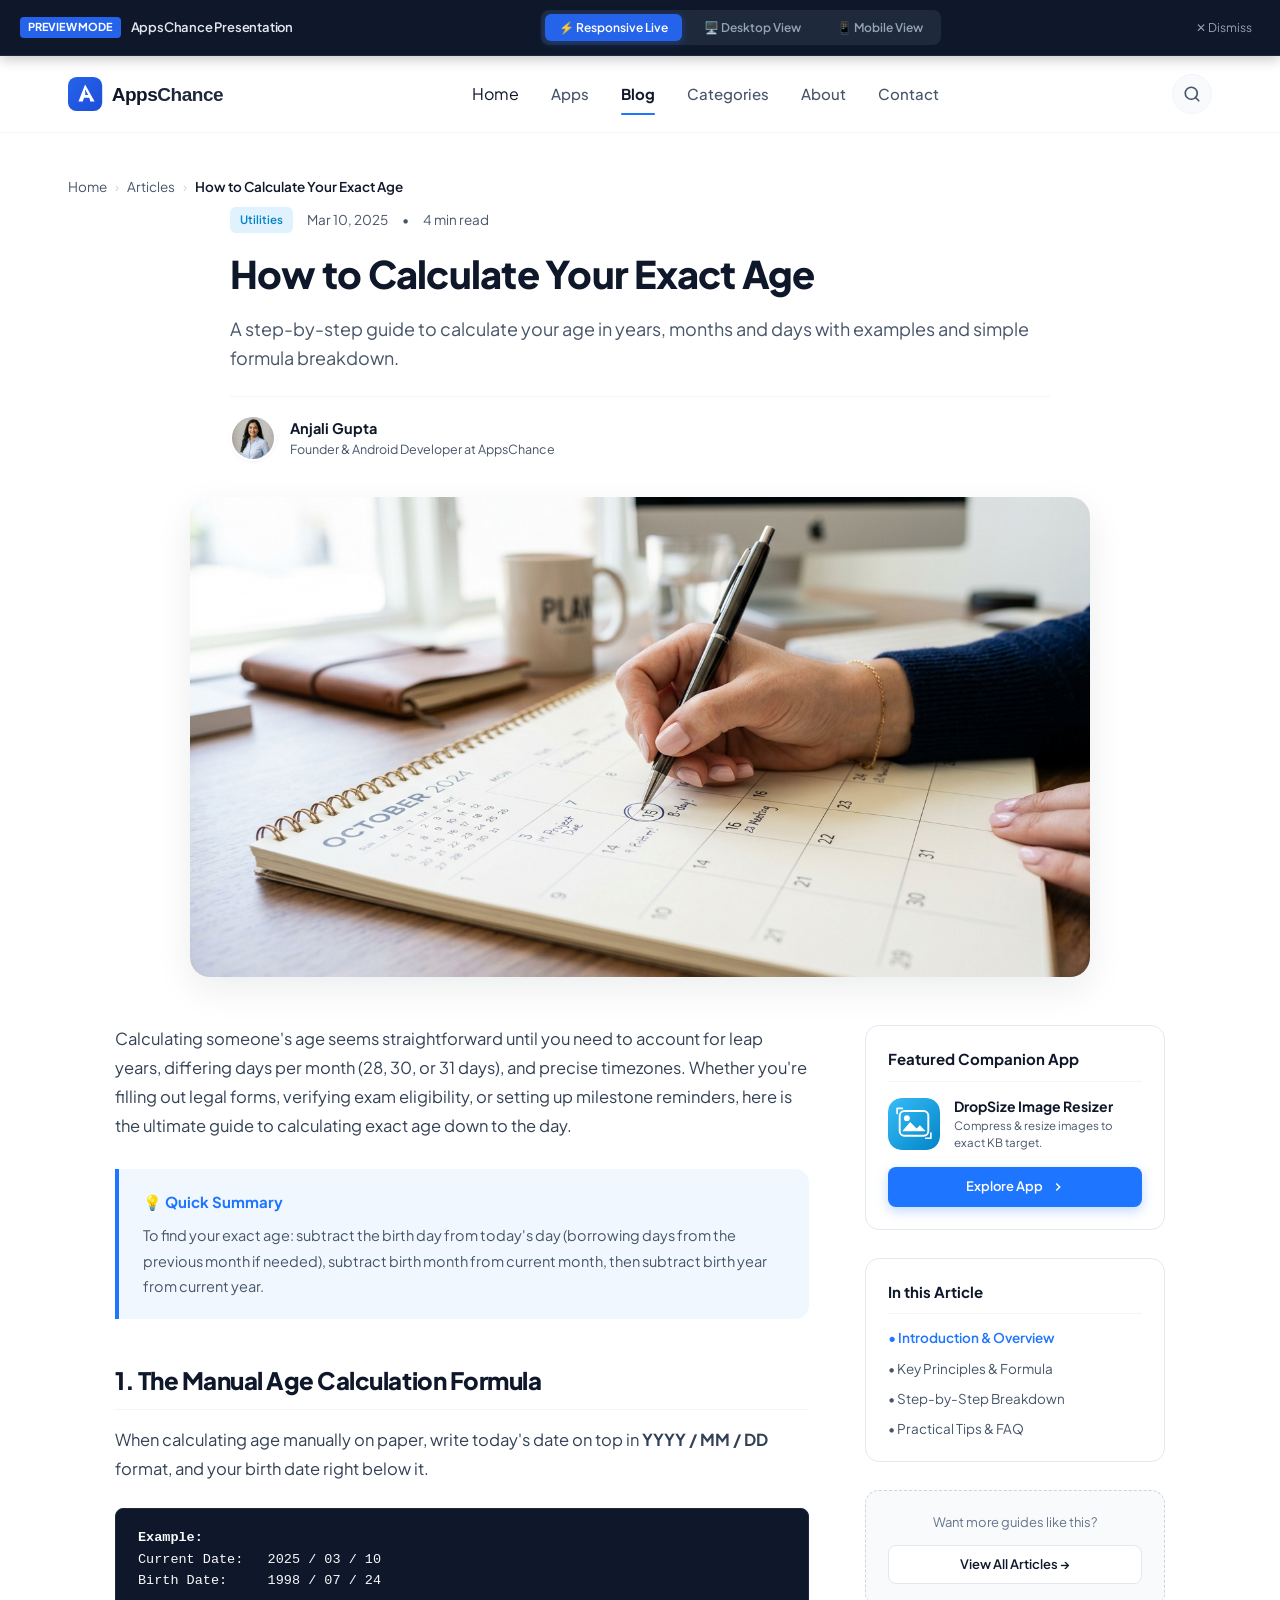
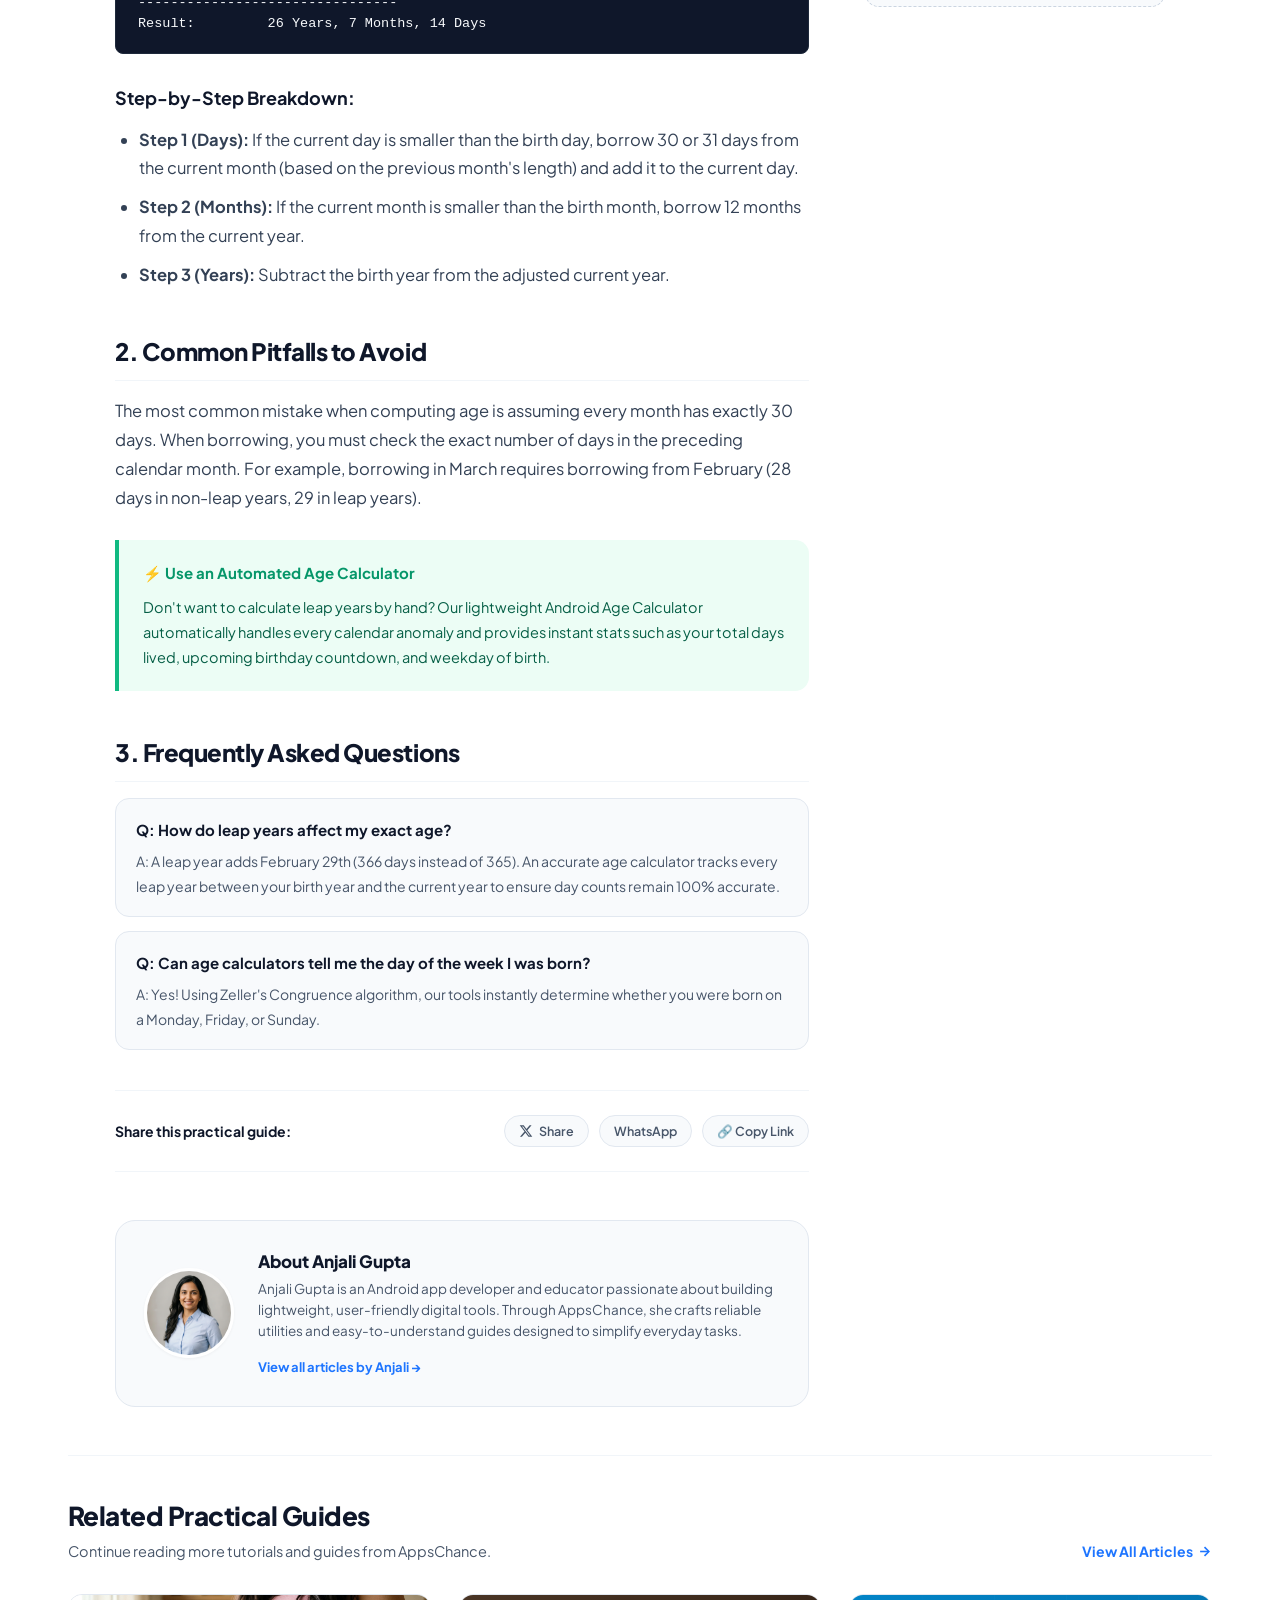
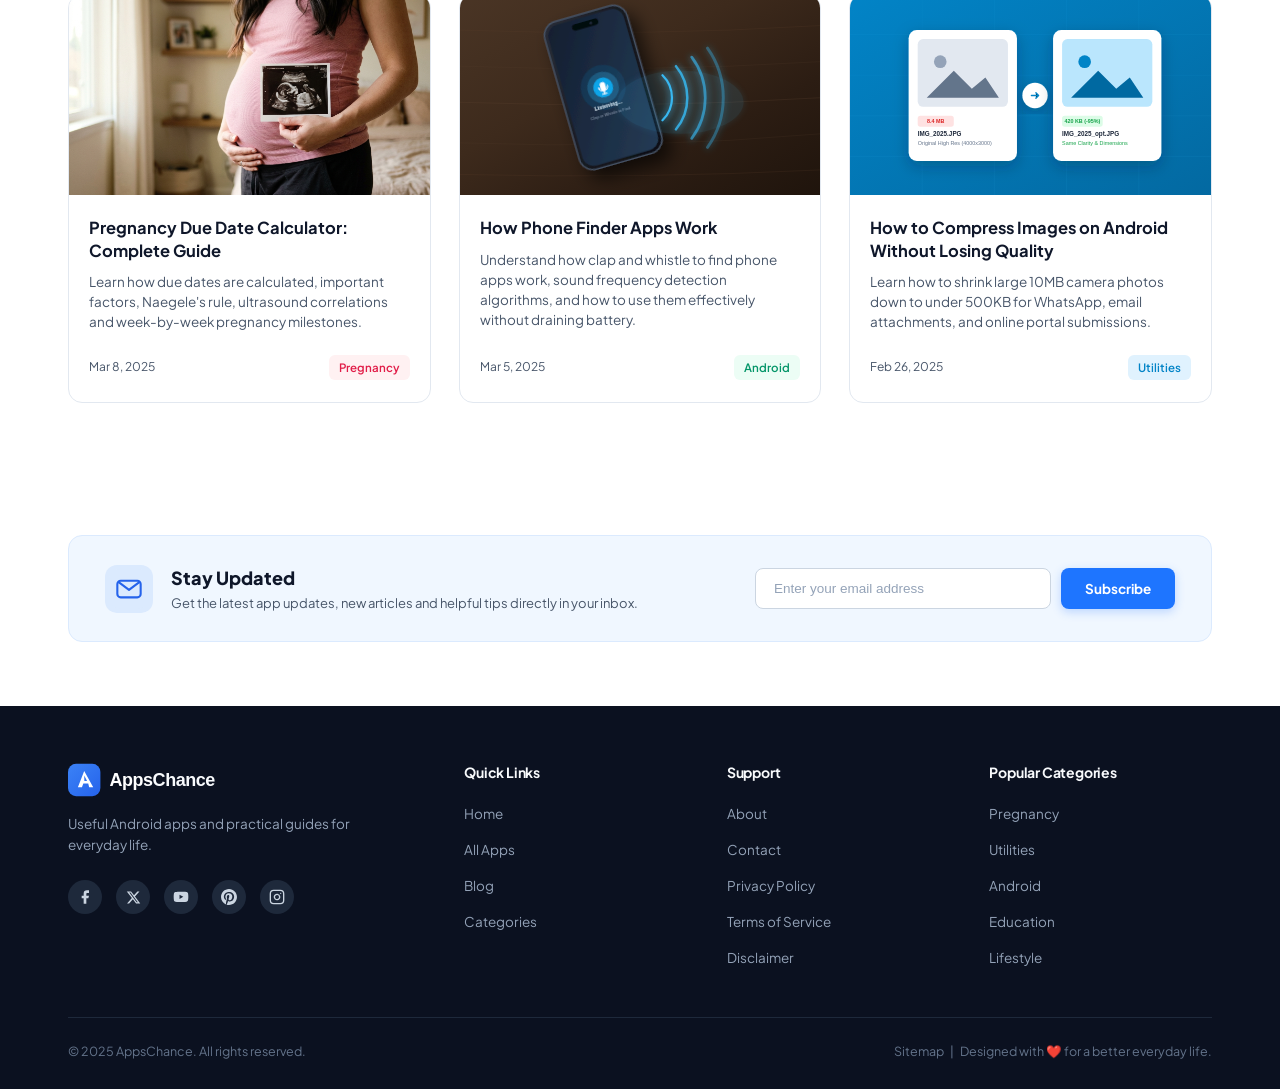
<file: article.html>
<!DOCTYPE html>
<html lang="en">
<head>
  <meta charset="UTF-8">
  <meta name="viewport" content="width=device-width, initial-scale=1.0">
  <title id="pageHtmlTitle">Article - AppsChance</title>
  <meta name="description" id="pageMetaDesc" content="In-depth practical guide and tutorial on AppsChance.">
  <link rel="icon" type="image/svg+xml" href="assets/icons/logo.svg">
  
  <!-- Main Stylesheet -->
  <link rel="stylesheet" href="css/styles.css">
</head>
<body>

  <!-- VIEW MODE SWITCHER BAR -->
  <header class="view-mode-bar" id="viewModeBar">
    <div class="view-mode-brand">
      <span class="view-mode-badge">Preview Mode</span>
      <span>AppsChance Presentation</span>
    </div>
    <div class="view-mode-buttons">
      <button type="button" class="view-mode-btn active" id="btnViewLive" title="Fluid Responsive Layout">
        <span>⚡ Responsive Live</span>
      </button>
      <button type="button" class="view-mode-btn" id="btnViewDesktop" title="Preview Desktop View">
        <span>🖥️ Desktop View</span>
      </button>
      <button type="button" class="view-mode-btn" id="btnViewMobile" title="Preview Mobile View in Phone Frame">
        <span>📱 Mobile View</span>
      </button>
    </div>
    <button type="button" class="view-mode-close" id="btnCloseViewBar" title="Hide this toolbar">
      <span>✕ Dismiss</span>
    </button>
  </header>

  <div class="app-view-container" id="mainAppContainer">

    <!-- SITE HEADER / NAVBAR (Exact same as Home & Articles) -->
    <header class="site-header">
      <div class="container nav-container">
        <!-- Logo -->
        <a href="index.html" class="brand-logo" aria-label="AppsChance Home">
          <img src="assets/icons/logo.svg" alt="AppsChance Logo" width="160" height="38">
        </a>

        <!-- Desktop Navigation Menu -->
        <nav class="nav-menu-wrapper" aria-label="Main Navigation">
          <ul class="nav-menu">
            <li class="nav-item"><a href="index.html">Home</a></li>
            <li class="nav-item"><a href="apps.html" class="nav-link">Apps</a></li>
            <li class="nav-item"><a href="articles.html" class="nav-link active">Blog</a></li>
            <li class="nav-item"><a href="index.html#categories" class="nav-link">Categories</a></li>
            <li class="nav-item"><a href="index.html#about" class="nav-link">About</a></li>
            <li class="nav-item"><a href="index.html#contact" class="nav-link">Contact</a></li>
          </ul>
        </nav>

        <!-- Right Actions: Search & Mobile Menu Button -->
        <div class="nav-actions">
          <button type="button" class="btn-search" aria-label="Search articles and apps" title="Search">
            <svg width="18" height="18" viewBox="0 0 24 24" fill="none" stroke="currentColor" stroke-width="2.2" stroke-linecap="round" stroke-linejoin="round">
              <circle cx="11" cy="11" r="8"></circle>
              <line x1="21" y1="21" x2="16.65" y2="16.65"></line>
            </svg>
          </button>
          
          <button type="button" class="btn-mobile-toggle" aria-label="Open mobile navigation menu">
            <svg width="24" height="24" viewBox="0 0 24 24" fill="none" stroke="currentColor" stroke-width="2.2" stroke-linecap="round">
              <line x1="3" y1="6" x2="21" y2="6"></line>
              <line x1="3" y1="12" x2="21" y2="12"></line>
              <line x1="3" y1="18" x2="21" y2="18"></line>
            </svg>
          </button>
        </div>
      </div>
    </header>

    <!-- ARTICLE MAIN CONTAINER -->
    <main class="article-detail-section">
      <div class="container">
        
        <!-- Breadcrumb Navigation -->
        <nav class="breadcrumb-nav" aria-label="Breadcrumb">
          <a href="index.html">Home</a>
          <span class="breadcrumb-separator">›</span>
          <a href="articles.html">Articles</a>
          <span class="breadcrumb-separator">›</span>
          <span class="breadcrumb-current" id="breadcrumbTitle">Article</span>
        </nav>

        <!-- Article Header Intro -->
        <header class="article-header-wrapper">
          <div class="article-header-meta">
            <span class="article-tag-pill" id="articleCategoryPill">Category</span>
            <span id="articleDate">Date</span>
            <span>•</span>
            <span id="articleReadTime">5 min read</span>
          </div>

          <h1 class="article-single-title" id="articleHeading">Article Title</h1>
          <p class="article-single-lead" id="articleLeadText">Leading article introduction and overview summary.</p>

          <!-- Author mini info -->
          <div class="article-author-meta">
            <img src="assets/images/author_anjali.jpg" alt="Anjali Gupta" class="author-meta-avatar">
            <div>
              <div class="author-meta-name" id="authorName">Anjali Gupta</div>
              <div class="author-meta-role">Founder &amp; Android Developer at AppsChance</div>
            </div>
          </div>
        </header>

        <!-- Hero Featured Cover Image -->
        <div class="article-single-cover">
          <img src="assets/images/article_age_calc.jpg" alt="Featured Article Cover" id="articleCoverImg">
        </div>

        <!-- 2-Column Content Layout (Content + Sticky Sidebar) -->
        <div class="article-layout-grid">
          
          <!-- Article Content Body -->
          <div class="article-body-wrapper">
            
            <div class="article-body-content" id="articleMainBody">
              <!-- Dynamically rendered body HTML -->
            </div>

            <!-- Social Share Bar -->
            <div class="article-share-bar">
              <span class="share-label">Share this practical guide:</span>
              <div class="share-buttons-group">
                <button type="button" class="share-btn" onclick="shareTwitter()">
                  <svg width="14" height="14" viewBox="0 0 24 24" fill="currentColor"><path d="M18.244 2.25h3.308l-7.227 8.26 8.502 11.24H16.17l-5.214-6.817L4.99 21.75H1.68l7.73-8.835L1.254 2.25H8.08l4.713 6.231zm-1.161 17.52h1.833L7.084 4.126H5.117z"/></svg>
                  <span>Share</span>
                </button>
                <button type="button" class="share-btn" onclick="shareWhatsApp()">
                  <span>WhatsApp</span>
                </button>
                <button type="button" class="share-btn" onclick="copyArticleLink()">
                  <span>🔗 Copy Link</span>
                </button>
              </div>
            </div>

            <!-- Author Full Bio Card -->
            <div class="author-bio-card">
              <img src="assets/images/author_anjali.jpg" alt="Anjali Gupta portrait" class="author-bio-img">
              <div>
                <h3 class="author-bio-name">About Anjali Gupta</h3>
                <p class="author-bio-desc">
                  Anjali Gupta is an Android app developer and educator passionate about building lightweight, user-friendly digital tools. Through AppsChance, she crafts reliable utilities and easy-to-understand guides designed to simplify everyday tasks.
                </p>
                <div style="margin-top:12px;">
                  <a href="articles.html" style="color:#1e75ff; font-weight:700; font-size:13px;">View all articles by Anjali &rarr;</a>
                </div>
              </div>
            </div>

          </div>

          <!-- Sticky Sidebar -->
          <aside class="article-sidebar">
            
            <!-- Featured App Promo Widget -->
            <div class="sidebar-widget">
              <h4 class="sidebar-widget-title">Featured Companion App</h4>
              <div class="app-promo-box">
                <img src="assets/icons/app_pregnancy.svg" alt="App Icon" id="sidebarAppIcon" class="app-promo-icon">
                <div>
                  <h5 class="app-promo-title" id="sidebarAppTitle">Pregnancy Calculator</h5>
                  <p class="app-promo-desc" id="sidebarAppDesc">Free Android app with week-by-week tools.</p>
                </div>
              </div>
              <a href="index.html#apps" class="btn-primary" style="width:100%; justify-content:center; padding:10px; font-size:13px;">
                <span>Explore App</span>
                <svg width="14" height="14" viewBox="0 0 24 24" fill="none" stroke="currentColor" stroke-width="2.5"><polyline points="9 18 15 12 9 6"></polyline></svg>
              </a>
            </div>

            <!-- Quick Table of Contents -->
            <div class="sidebar-widget">
              <h4 class="sidebar-widget-title">In this Article</h4>
              <ul style="list-style:none; display:flex; flex-direction:column; gap:10px; font-size:13.5px; color:#475569;" id="tocList">
                <li><a href="#mainContent" style="color:#1e75ff; font-weight:600;">• Introduction &amp; Overview</a></li>
                <li><a href="#articleMainBody">• Key Principles &amp; Formula</a></li>
                <li><a href="#articleMainBody">• Step-by-Step Breakdown</a></li>
                <li><a href="#articleMainBody">• Practical Tips &amp; FAQ</a></li>
              </ul>
            </div>

            <!-- Back to All Articles -->
            <div class="sidebar-widget" style="background:#f8fafc; border:1px dashed #cbd5e1; text-align:center;">
              <p style="font-size:13px; color:#64748b; margin-bottom:12px;">Want more guides like this?</p>
              <a href="articles.html" class="btn-secondary" style="width:100%; justify-content:center; padding:9px; font-size:13px;">
                <span>View All Articles &rarr;</span>
              </a>
            </div>

          </aside>

        </div>

        <!-- RELATED ARTICLES SECTION -->
        <section class="related-articles-section">
          <div class="section-header">
            <div>
              <h2 class="section-title">Related Practical Guides</h2>
              <p class="section-subtitle">Continue reading more tutorials and guides from AppsChance.</p>
            </div>
            <a href="articles.html" class="section-view-all">
              <span>View All Articles</span>
              <svg width="15" height="15" viewBox="0 0 24 24" fill="none" stroke="currentColor" stroke-width="2.5"><line x1="5" y1="12" x2="19" y2="12"></line><polyline points="12 5 19 12 12 19"></polyline></svg>
            </a>
          </div>

          <div class="articles-grid" id="relatedArticlesGrid">
            <!-- Dynamically populated with 3 related cards -->
          </div>
        </section>

      </div>
    </main>

    <!-- STAY UPDATED (Exact same as Home & Articles) -->
    <section class="newsletter-section" id="newsletter">
      <div class="container">
        <div class="newsletter-card">
          <div class="newsletter-left">
            <div class="newsletter-icon-wrap">
              <img src="assets/icons/icon_mail.svg" alt="Stay Updated" width="40" height="40">
            </div>
            <div>
              <h3 class="newsletter-heading">Stay Updated</h3>
              <p class="newsletter-text">Get the latest app updates, new articles and helpful tips directly in your inbox.</p>
            </div>
          </div>

          <form class="newsletter-form" action="#" method="POST">
            <input type="email" class="newsletter-input" placeholder="Enter your email address" required aria-label="Email address">
            <button type="submit" class="btn-subscribe">Subscribe</button>
          </form>
        </div>
      </div>
    </section>

    <!-- SITE FOOTER (Exact same as Home & Articles) -->
    <footer class="site-footer">
      <div class="container">
        <div class="footer-top-grid">
          <div class="footer-col-brand">
            <div class="footer-brand-logo">
              <img src="assets/icons/logo_white.svg" alt="AppsChance White Logo" width="160" height="36">
            </div>
            <p class="footer-brand-tagline">
              Useful Android apps and practical guides for everyday life.
            </p>
            
            <div class="footer-social-links">
              <a href="#facebook" class="social-icon-link" aria-label="Facebook"><svg width="16" height="16" viewBox="0 0 24 24" fill="currentColor"><path d="M18 2h-3a5 5 0 0 0-5 5v3H7v4h3v8h4v-8h3l1-4h-4V7a1 1 0 0 1 1-1h3z"></path></svg></a>
              <a href="#twitter" class="social-icon-link" aria-label="Twitter"><svg width="15" height="15" viewBox="0 0 24 24" fill="currentColor"><path d="M18.244 2.25h3.308l-7.227 8.26 8.502 11.24H16.17l-5.214-6.817L4.99 21.75H1.68l7.73-8.835L1.254 2.25H8.08l4.713 6.231zm-1.161 17.52h1.833L7.084 4.126H5.117z"/></svg></a>
              <a href="#youtube" class="social-icon-link" aria-label="YouTube"><svg width="16" height="16" viewBox="0 0 24 24" fill="currentColor"><path d="M22.54 6.42a2.78 2.78 0 0 0-1.94-2C18.88 4 12 4 12 4s-6.88 0-8.6.46a2.78 2.78 0 0 0-1.94 2A29 29 0 0 0 1 11.75a29 29 0 0 0 .46 5.33A2.78 2.78 0 0 0 3.4 19c1.72.46 8.6.46 8.6.46s6.88 0 8.6-.46a2.78 2.78 0 0 0 1.94-2 29 29 0 0 0 .46-5.25 29 29 0 0 0-.46-5.33zM9.75 15.02V8.48l5.75 3.27-5.75 3.27z"/></svg></a>
              <a href="#pinterest" class="social-icon-link" aria-label="Pinterest"><svg width="16" height="16" viewBox="0 0 24 24" fill="currentColor"><path d="M12 0C5.373 0 0 5.372 0 12c0 5.084 3.163 9.426 7.627 11.174-.105-.949-.2-2.405.042-3.441.218-.937 1.407-5.965 1.407-5.965s-.359-.719-.359-1.782c0-1.668.967-2.914 2.171-2.914 1.023 0 1.518.769 1.518 1.69 0 1.029-.655 2.568-.994 3.995-.283 1.194.599 2.169 1.777 2.169 2.133 0 3.772-2.249 3.772-5.495 0-2.873-2.064-4.882-5.012-4.882-3.414 0-5.418 2.561-5.418 5.207 0 1.031.397 2.138.893 2.738.098.119.112.224.083.345-.09.375-.291 1.199-.334 1.357-.053.225-.174.271-.401.165-1.495-.69-2.433-2.878-2.433-4.646 0-3.776 2.748-7.252 7.92-7.252 4.158 0 7.392 2.967 7.392 6.923 0 4.135-2.607 7.462-6.233 7.462-1.214 0-2.354-.629-2.758-1.379l-.749 2.848c-.269 1.045-1.004 2.352-1.498 3.146 1.123.345 2.306.535 3.545.535 6.627 0 12-5.373 12-12 0-6.628-5.373-12-12-12z"/></svg></a>
              <a href="#instagram" class="social-icon-link" aria-label="Instagram"><svg width="16" height="16" viewBox="0 0 24 24" fill="none" stroke="currentColor" stroke-width="2" stroke-linecap="round" stroke-linejoin="round"><rect x="2" y="2" width="20" height="20" rx="5" ry="5"></rect><path d="M16 11.37A4 4 0 1 1 12.63 8 4 4 0 0 1 16 11.37z"></path><line x1="17.5" y1="6.5" x2="17.51" y2="6.5"></line></svg></a>
            </div>
          </div>

          <div class="footer-col-links">
            <h4 class="footer-col-title">Quick Links</h4>
            <ul class="footer-links-list">
              <li class="footer-link-item"><a href="index.html">Home</a></li>
              <li class="footer-link-item"><a href="apps.html">All Apps</a></li>
              <li class="footer-link-item"><a href="articles.html">Blog</a></li>
              <li class="footer-link-item"><a href="index.html#categories">Categories</a></li>
            </ul>
          </div>

          <div class="footer-col-links">
            <h4 class="footer-col-title">Support</h4>
            <ul class="footer-links-list">
              <li class="footer-link-item"><a href="index.html#about">About</a></li>
              <li class="footer-link-item"><a href="index.html#contact">Contact</a></li>
              <li class="footer-link-item"><a href="#privacy">Privacy Policy</a></li>
              <li class="footer-link-item"><a href="#terms">Terms of Service</a></li>
              <li class="footer-link-item"><a href="#disclaimer">Disclaimer</a></li>
            </ul>
          </div>

          <div class="footer-col-links">
            <h4 class="footer-col-title">Popular Categories</h4>
            <ul class="footer-links-list">
              <li class="footer-link-item"><a href="articles.html?category=Pregnancy">Pregnancy</a></li>
              <li class="footer-link-item"><a href="articles.html?category=Utilities">Utilities</a></li>
              <li class="footer-link-item"><a href="articles.html?category=Android">Android</a></li>
              <li class="footer-link-item"><a href="articles.html?category=Education">Education</a></li>
              <li class="footer-link-item"><a href="articles.html?category=Lifestyle">Lifestyle</a></li>
            </ul>
          </div>
        </div>

        <div class="footer-bottom-bar">
          <p>© 2025 AppsChance. All rights reserved.</p>
          <div class="footer-bottom-links">
            <a href="#sitemap">Sitemap</a>
            <span>|</span>
            <span>Designed with ❤️ for a better everyday life.</span>
          </div>
        </div>
      </div>
    </footer>

  </div>

  <!-- MOBILE DRAWER & SEARCH MODAL -->
  <div class="mobile-nav-overlay" id="mobileNavOverlay"></div>
  <aside class="mobile-nav-drawer" id="mobileNavDrawer" aria-label="Mobile Navigation Drawer">
    <div class="drawer-header">
      <img src="assets/icons/logo.svg" alt="AppsChance" width="130" height="32">
      <button type="button" class="btn-close-drawer" id="btnCloseDrawer" aria-label="Close menu">✕</button>
    </div>
    <ul class="drawer-links">
      <li><a href="index.html">Home</a></li>
      <li><a href="apps.html" class="drawer-link">Apps</a></li>
      <li><a href="articles.html" class="drawer-link active">Blog</a></li>
      <li><a href="index.html#categories" class="drawer-link">Categories</a></li>
      <li><a href="index.html#about" class="drawer-link">About</a></li>
      <li><a href="index.html#contact" class="drawer-link">Contact</a></li>
    </ul>
  </aside>

  <div id="searchModal" style="display:none; position:fixed; inset:0; background:rgba(15,23,42,0.65); backdrop-filter:blur(4px); z-index:2000; align-items:flex-start; justify-content:center; padding-top:100px;">
    <div style="background:#ffffff; border-radius:16px; width:90%; max-width:580px; padding:24px; box-shadow:0 20px 40px rgba(0,0,0,0.25);">
      <div style="display:flex; align-items:center; justify-content:space-between; margin-bottom:16px;">
        <h3 style="font-size:17px; font-weight:700;">Search AppsChance</h3>
        <button type="button" id="btnCloseSearch" style="font-size:18px; color:#64748b; padding:4px 8px; border-radius:6px; cursor:pointer;">✕</button>
      </div>
      <input type="text" id="siteSearchInput" placeholder="Search guides, calculators, tools, fasting dates..." style="width:100%; padding:14px 18px; border:2px solid #2563eb; border-radius:10px; font-size:15px; outline:none;">
    </div>
  </div>

  <!-- JavaScript -->
  <script src="js/articles-data.js"></script>
  <script src="js/script.js"></script>

  <!-- Article Dynamic Loader Script -->
  <script>
    document.addEventListener('DOMContentLoaded', () => {
      const urlParams = new URLSearchParams(window.location.search);
      const articleId = urlParams.get('id') || 'age-calculator';
      const article = getArticleById(articleId);

      // Populate Article Metadata
      document.getElementById('pageHtmlTitle').textContent = `${article.title} - AppsChance`;
      document.getElementById('pageMetaDesc').setAttribute('content', article.excerpt);
      document.getElementById('breadcrumbTitle').textContent = article.title;
      document.getElementById('articleHeading').textContent = article.title;
      document.getElementById('articleLeadText').textContent = article.excerpt;
      document.getElementById('articleDate').textContent = article.date;
      document.getElementById('articleReadTime').textContent = article.readTime;
      
      const catPill = document.getElementById('articleCategoryPill');
      catPill.textContent = article.category;
      catPill.className = `article-tag-pill ${article.categoryClass}`;

      document.getElementById('articleCoverImg').src = article.image;
      document.getElementById('articleCoverImg').alt = article.title;

      // Populate Rich Content
      document.getElementById('articleMainBody').innerHTML = article.content;

      // Sidebar App Promo Customization based on Category
      setupSidebarPromo(article.category);

      // Populate 3 Related Articles
      renderRelatedArticles(article.id, article.category);
    });

    function setupSidebarPromo(category) {
      const appIcon = document.getElementById('sidebarAppIcon');
      const appTitle = document.getElementById('sidebarAppTitle');
      const appDesc = document.getElementById('sidebarAppDesc');

      if (category === 'Pregnancy') {
        appIcon.src = 'assets/icons/app_pregnancy.svg';
        appTitle.textContent = 'Pregnancy Calculator';
        appDesc.textContent = 'Track due dates, growth & kicks on Android.';
      } else if (category === 'Utilities') {
        appIcon.src = 'assets/icons/app_dropsize.svg';
        appTitle.textContent = 'DropSize Image Resizer';
        appDesc.textContent = 'Compress & resize images to exact KB target.';
      } else if (category === 'Lifestyle') {
        appIcon.src = 'assets/icons/app_vrat.svg';
        appTitle.textContent = 'Vrat Sathi';
        appDesc.textContent = 'Complete fasting calendar, tithi & reminders.';
      } else {
        appIcon.src = 'assets/icons/app_phone_sound.svg';
        appTitle.textContent = 'Find Phone by Sounds';
        appDesc.textContent = 'Clap or whistle to locate your silent phone.';
      }
    }

    function renderRelatedArticles(currentId, currentCategory) {
      const relatedGrid = document.getElementById('relatedArticlesGrid');
      if (!relatedGrid) return;

      // Get articles other than current one
      const others = APPSCHANCE_ARTICLES.filter(a => a.id !== currentId);
      // Pick up to 3
      const picks = others.slice(0, 3);

      relatedGrid.innerHTML = picks.map(art => `
        <article class="article-card" style="cursor:pointer;" onclick="location.href='article.html?id=${art.id}'">
          <div class="article-img-wrap">
            <img src="${art.image}" alt="${art.title}" class="article-img" loading="lazy">
          </div>
          <div class="article-content">
            <h3 class="article-title">${art.title}</h3>
            <p class="article-excerpt">${art.excerpt}</p>
            <div class="article-meta-row">
              <span class="article-date">${art.date}</span>
              <span class="article-tag-pill ${art.categoryClass}">${art.category}</span>
            </div>
          </div>
        </article>
      `).join('');
    }

    function shareTwitter() {
      const text = encodeURIComponent(document.title);
      const url = encodeURIComponent(window.location.href);
      window.open(`https://twitter.com/intent/tweet?text=${text}&url=${url}`, '_blank');
    }

    function shareWhatsApp() {
      const text = encodeURIComponent(`${document.title} - ${window.location.href}`);
      window.open(`https://api.whatsapp.com/send?text=${text}`, '_blank');
    }

    function copyArticleLink() {
      navigator.clipboard.writeText(window.location.href).then(() => {
        showToast('📋 Link copied to clipboard!');
      }).catch(() => {
        showToast('Link copied: ' + window.location.href);
      });
    }
  </script>

</body>
</html>
</file>
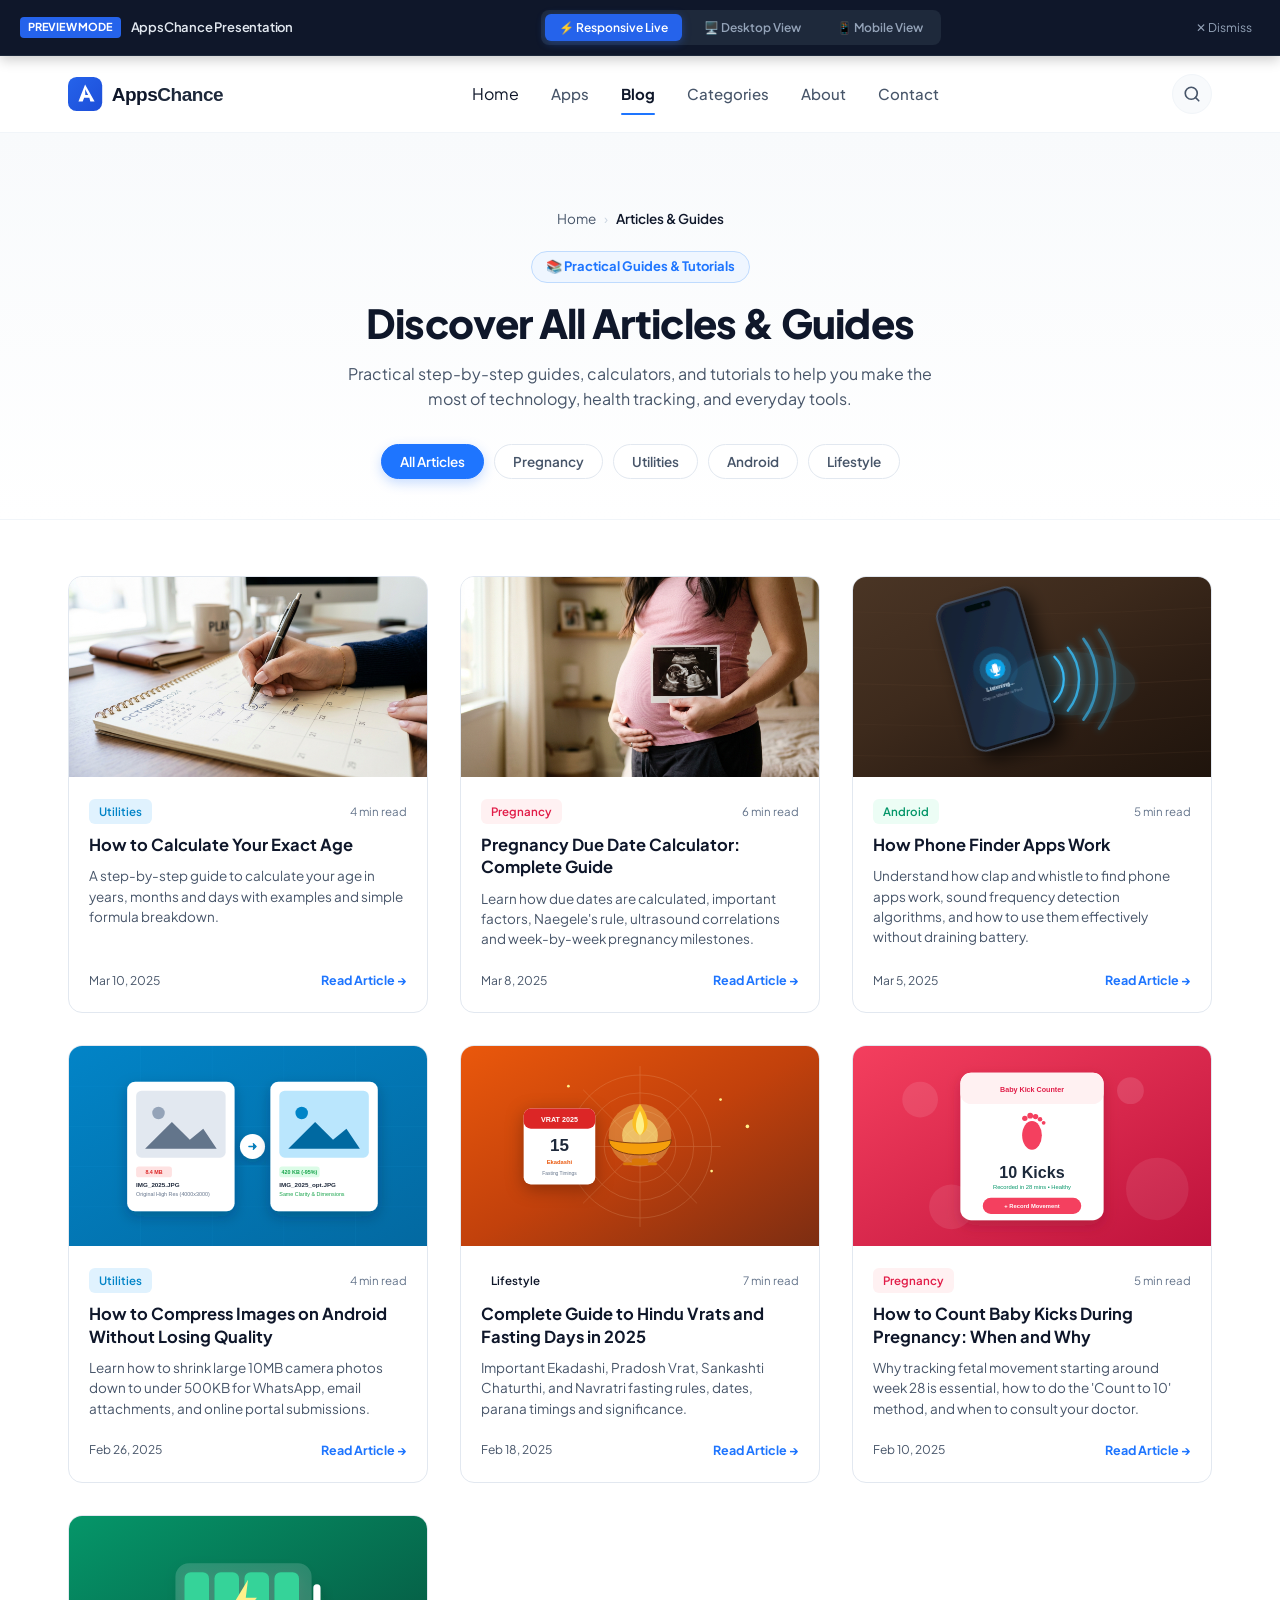
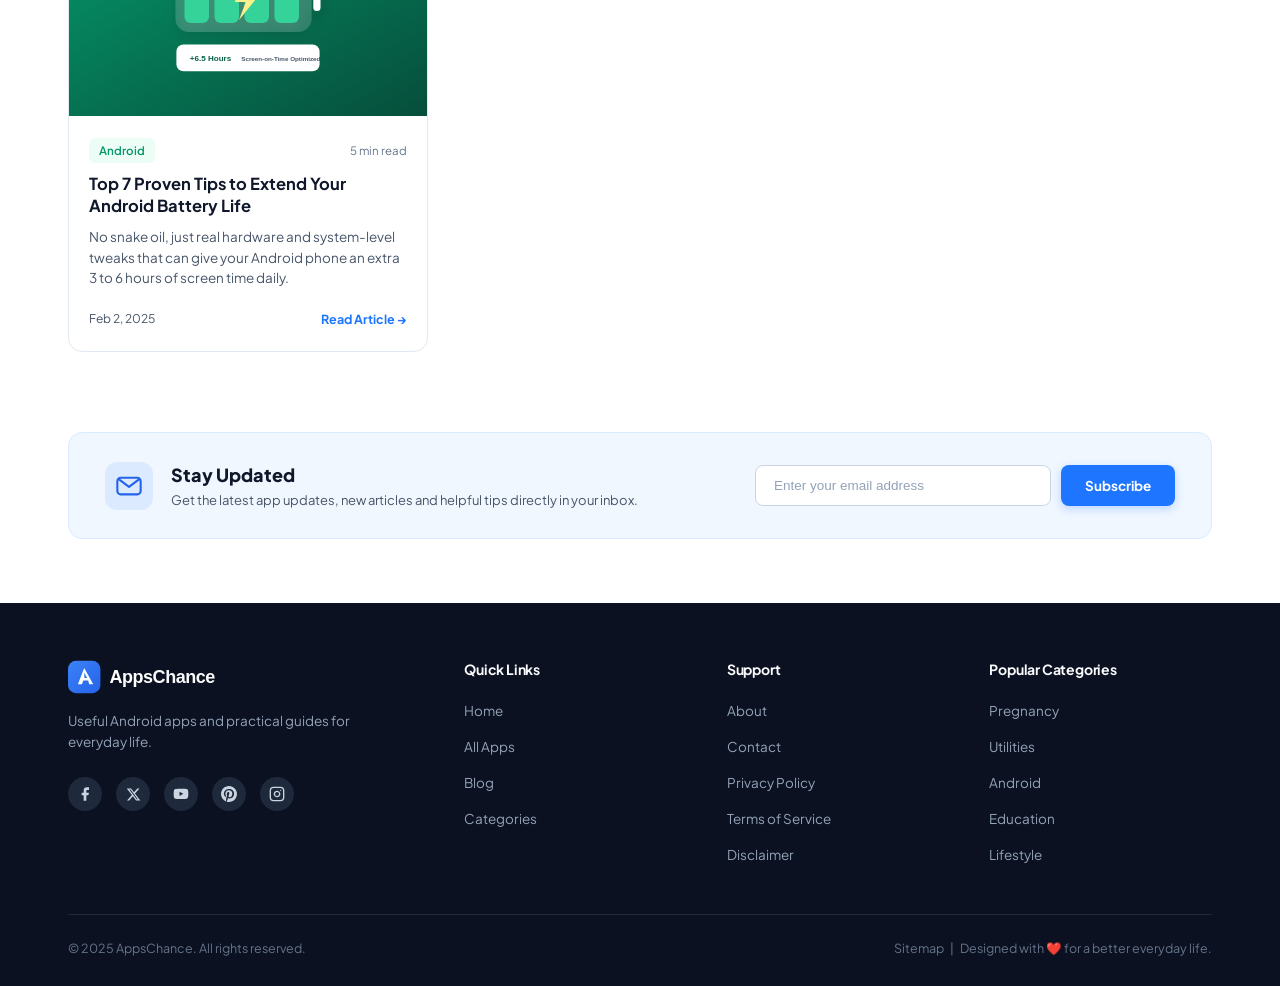
<file: articles.html>
<!DOCTYPE html>
<html lang="en">
<head>
  <meta charset="UTF-8">
  <meta name="viewport" content="width=device-width, initial-scale=1.0">
  <title>All Articles & Practical Guides - AppsChance</title>
  <meta name="description" content="Explore all practical guides, Android tutorials, calculators, and life tips by Anjali Gupta on AppsChance.">
  <link rel="icon" type="image/svg+xml" href="assets/icons/logo.svg">
  
  <!-- Main Stylesheet -->
  <link rel="stylesheet" href="css/styles.css">
</head>
<body>

  <!-- VIEW MODE SWITCHER BAR -->
  <header class="view-mode-bar" id="viewModeBar">
    <div class="view-mode-brand">
      <span class="view-mode-badge">Preview Mode</span>
      <span>AppsChance Presentation</span>
    </div>
    <div class="view-mode-buttons">
      <button type="button" class="view-mode-btn active" id="btnViewLive" title="Fluid Responsive Layout">
        <span>⚡ Responsive Live</span>
      </button>
      <button type="button" class="view-mode-btn" id="btnViewDesktop" title="Preview Desktop View">
        <span>🖥️ Desktop View</span>
      </button>
      <button type="button" class="view-mode-btn" id="btnViewMobile" title="Preview Mobile View in Phone Frame">
        <span>📱 Mobile View</span>
      </button>
    </div>
    <button type="button" class="view-mode-close" id="btnCloseViewBar" title="Hide this toolbar">
      <span>✕ Dismiss</span>
    </button>
  </header>

  <div class="app-view-container" id="mainAppContainer">

    <!-- SITE HEADER / NAVBAR (Exact same as Home) -->
    <header class="site-header">
      <div class="container nav-container">
        <!-- Logo -->
        <a href="index.html" class="brand-logo" aria-label="AppsChance Home">
          <img src="assets/icons/logo.svg" alt="AppsChance Logo" width="160" height="38">
        </a>

        <!-- Desktop Navigation Menu -->
        <nav class="nav-menu-wrapper" aria-label="Main Navigation">
          <ul class="nav-menu">
            <li class="nav-item"><a href="index.html">Home</a></li>
            <li class="nav-item"><a href="apps.html" class="nav-link">Apps</a></li>
            <li class="nav-item"><a href="articles.html" class="nav-link active">Blog</a></li>
            <li class="nav-item"><a href="index.html#categories" class="nav-link">Categories</a></li>
            <li class="nav-item"><a href="index.html#about" class="nav-link">About</a></li>
            <li class="nav-item"><a href="index.html#contact" class="nav-link">Contact</a></li>
          </ul>
        </nav>

        <!-- Right Actions: Search & Mobile Menu Button -->
        <div class="nav-actions">
          <button type="button" class="btn-search" aria-label="Search articles and apps" title="Search">
            <svg width="18" height="18" viewBox="0 0 24 24" fill="none" stroke="currentColor" stroke-width="2.2" stroke-linecap="round" stroke-linejoin="round">
              <circle cx="11" cy="11" r="8"></circle>
              <line x1="21" y1="21" x2="16.65" y2="16.65"></line>
            </svg>
          </button>
          
          <button type="button" class="btn-mobile-toggle" aria-label="Open mobile navigation menu">
            <svg width="24" height="24" viewBox="0 0 24 24" fill="none" stroke="currentColor" stroke-width="2.2" stroke-linecap="round">
              <line x1="3" y1="6" x2="21" y2="6"></line>
              <line x1="3" y1="12" x2="21" y2="12"></line>
              <line x1="3" y1="18" x2="21" y2="18"></line>
            </svg>
          </button>
        </div>
      </div>
    </header>

    <!-- PAGE HERO BANNER -->
    <section class="page-hero-banner">
      <div class="container">
        <!-- Breadcrumbs -->
        <nav class="breadcrumb-nav" aria-label="Breadcrumbs" style="justify-content:center; margin-bottom:12px;">
          <a href="index.html">Home</a>
          <span class="breadcrumb-separator">›</span>
          <span class="breadcrumb-current">Articles &amp; Guides</span>
        </nav>

        <span class="page-hero-badge">📚 Practical Guides &amp; Tutorials</span>
        <h1 class="page-hero-title">Discover All Articles &amp; Guides</h1>
        <p class="page-hero-subtitle">
          Practical step-by-step guides, calculators, and tutorials to help you make the most of technology, health tracking, and everyday tools.
        </p>

        <!-- Interactive Category Filter Tabs -->
        <div class="filter-tabs-wrapper">
          <button type="button" class="filter-tab-btn active" data-filter="all">All Articles</button>
          <button type="button" class="filter-tab-btn" data-filter="Pregnancy">Pregnancy</button>
          <button type="button" class="filter-tab-btn" data-filter="Utilities">Utilities</button>
          <button type="button" class="filter-tab-btn" data-filter="Android">Android</button>
          <button type="button" class="filter-tab-btn" data-filter="Lifestyle">Lifestyle</button>
        </div>
      </div>
    </section>

    <!-- ARTICLES CATALOG GRID -->
    <main class="articles-catalog-section">
      <div class="container">
        <div class="articles-catalog-grid" id="articlesCatalogGrid">
          <!-- Dynamically populated or static fallbacks -->
        </div>
      </div>
    </main>

    <!-- STAY UPDATED SECTION (Exact same as Home) -->
    <section class="newsletter-section" id="newsletter">
      <div class="container">
        <div class="newsletter-card">
          <div class="newsletter-left">
            <div class="newsletter-icon-wrap">
              <img src="assets/icons/icon_mail.svg" alt="Stay Updated" width="40" height="40">
            </div>
            <div>
              <h3 class="newsletter-heading">Stay Updated</h3>
              <p class="newsletter-text">Get the latest app updates, new articles and helpful tips directly in your inbox.</p>
            </div>
          </div>

          <form class="newsletter-form" action="#" method="POST">
            <input type="email" class="newsletter-input" placeholder="Enter your email address" required aria-label="Email address">
            <button type="submit" class="btn-subscribe">Subscribe</button>
          </form>
        </div>
      </div>
    </section>

    <!-- SITE FOOTER (Exact same as Home) -->
    <footer class="site-footer">
      <div class="container">
        
        <div class="footer-top-grid">
          <div class="footer-col-brand">
            <div class="footer-brand-logo">
              <img src="assets/icons/logo_white.svg" alt="AppsChance White Logo" width="160" height="36">
            </div>
            <p class="footer-brand-tagline">
              Useful Android apps and practical guides for everyday life.
            </p>
            
            <div class="footer-social-links">
              <a href="#facebook" class="social-icon-link" aria-label="Facebook"><svg width="16" height="16" viewBox="0 0 24 24" fill="currentColor"><path d="M18 2h-3a5 5 0 0 0-5 5v3H7v4h3v8h4v-8h3l1-4h-4V7a1 1 0 0 1 1-1h3z"></path></svg></a>
              <a href="#twitter" class="social-icon-link" aria-label="Twitter"><svg width="15" height="15" viewBox="0 0 24 24" fill="currentColor"><path d="M18.244 2.25h3.308l-7.227 8.26 8.502 11.24H16.17l-5.214-6.817L4.99 21.75H1.68l7.73-8.835L1.254 2.25H8.08l4.713 6.231zm-1.161 17.52h1.833L7.084 4.126H5.117z"/></svg></a>
              <a href="#youtube" class="social-icon-link" aria-label="YouTube"><svg width="16" height="16" viewBox="0 0 24 24" fill="currentColor"><path d="M22.54 6.42a2.78 2.78 0 0 0-1.94-2C18.88 4 12 4 12 4s-6.88 0-8.6.46a2.78 2.78 0 0 0-1.94 2A29 29 0 0 0 1 11.75a29 29 0 0 0 .46 5.33A2.78 2.78 0 0 0 3.4 19c1.72.46 8.6.46 8.6.46s6.88 0 8.6-.46a2.78 2.78 0 0 0 1.94-2 29 29 0 0 0 .46-5.25 29 29 0 0 0-.46-5.33zM9.75 15.02V8.48l5.75 3.27-5.75 3.27z"/></svg></a>
              <a href="#pinterest" class="social-icon-link" aria-label="Pinterest"><svg width="16" height="16" viewBox="0 0 24 24" fill="currentColor"><path d="M12 0C5.373 0 0 5.372 0 12c0 5.084 3.163 9.426 7.627 11.174-.105-.949-.2-2.405.042-3.441.218-.937 1.407-5.965 1.407-5.965s-.359-.719-.359-1.782c0-1.668.967-2.914 2.171-2.914 1.023 0 1.518.769 1.518 1.69 0 1.029-.655 2.568-.994 3.995-.283 1.194.599 2.169 1.777 2.169 2.133 0 3.772-2.249 3.772-5.495 0-2.873-2.064-4.882-5.012-4.882-3.414 0-5.418 2.561-5.418 5.207 0 1.031.397 2.138.893 2.738.098.119.112.224.083.345-.09.375-.291 1.199-.334 1.357-.053.225-.174.271-.401.165-1.495-.69-2.433-2.878-2.433-4.646 0-3.776 2.748-7.252 7.92-7.252 4.158 0 7.392 2.967 7.392 6.923 0 4.135-2.607 7.462-6.233 7.462-1.214 0-2.354-.629-2.758-1.379l-.749 2.848c-.269 1.045-1.004 2.352-1.498 3.146 1.123.345 2.306.535 3.545.535 6.627 0 12-5.373 12-12 0-6.628-5.373-12-12-12z"/></svg></a>
              <a href="#instagram" class="social-icon-link" aria-label="Instagram"><svg width="16" height="16" viewBox="0 0 24 24" fill="none" stroke="currentColor" stroke-width="2" stroke-linecap="round" stroke-linejoin="round"><rect x="2" y="2" width="20" height="20" rx="5" ry="5"></rect><path d="M16 11.37A4 4 0 1 1 12.63 8 4 4 0 0 1 16 11.37z"></path><line x1="17.5" y1="6.5" x2="17.51" y2="6.5"></line></svg></a>
            </div>
          </div>

          <div class="footer-col-links">
            <h4 class="footer-col-title">Quick Links</h4>
            <ul class="footer-links-list">
              <li class="footer-link-item"><a href="index.html">Home</a></li>
              <li class="footer-link-item"><a href="apps.html">All Apps</a></li>
              <li class="footer-link-item"><a href="articles.html">Blog</a></li>
              <li class="footer-link-item"><a href="index.html#categories">Categories</a></li>
            </ul>
          </div>

          <div class="footer-col-links">
            <h4 class="footer-col-title">Support</h4>
            <ul class="footer-links-list">
              <li class="footer-link-item"><a href="index.html#about">About</a></li>
              <li class="footer-link-item"><a href="index.html#contact">Contact</a></li>
              <li class="footer-link-item"><a href="#privacy">Privacy Policy</a></li>
              <li class="footer-link-item"><a href="#terms">Terms of Service</a></li>
              <li class="footer-link-item"><a href="#disclaimer">Disclaimer</a></li>
            </ul>
          </div>

          <div class="footer-col-links">
            <h4 class="footer-col-title">Popular Categories</h4>
            <ul class="footer-links-list">
              <li class="footer-link-item"><a href="articles.html?category=Pregnancy">Pregnancy</a></li>
              <li class="footer-link-item"><a href="articles.html?category=Utilities">Utilities</a></li>
              <li class="footer-link-item"><a href="articles.html?category=Android">Android</a></li>
              <li class="footer-link-item"><a href="articles.html?category=Education">Education</a></li>
              <li class="footer-link-item"><a href="articles.html?category=Lifestyle">Lifestyle</a></li>
            </ul>
          </div>
        </div>

        <div class="footer-bottom-bar">
          <p>© 2025 AppsChance. All rights reserved.</p>
          <div class="footer-bottom-links">
            <a href="#sitemap">Sitemap</a>
            <span>|</span>
            <span>Designed with ❤️ for a better everyday life.</span>
          </div>
        </div>

      </div>
    </footer>

  </div>

  <!-- MOBILE DRAWER & MODAL -->
  <div class="mobile-nav-overlay" id="mobileNavOverlay"></div>
  <aside class="mobile-nav-drawer" id="mobileNavDrawer" aria-label="Mobile Navigation Drawer">
    <div class="drawer-header">
      <img src="assets/icons/logo.svg" alt="AppsChance" width="130" height="32">
      <button type="button" class="btn-close-drawer" id="btnCloseDrawer" aria-label="Close menu">✕</button>
    </div>
    <ul class="drawer-links">
      <li><a href="index.html">Home</a></li>
      <li><a href="apps.html" class="drawer-link">Apps</a></li>
      <li><a href="articles.html" class="drawer-link active">Blog</a></li>
      <li><a href="index.html#categories" class="drawer-link">Categories</a></li>
      <li><a href="index.html#about" class="drawer-link">About</a></li>
      <li><a href="index.html#contact" class="drawer-link">Contact</a></li>
    </ul>
    <div style="margin-top:auto; padding-top:20px; border-top:1px solid #f1f5f9;">
      <a href="apps.html" class="btn-primary" style="width:100%; justify-content:center;">Explore All Apps</a>
    </div>
  </aside>

  <!-- SEARCH MODAL -->
  <div id="searchModal" style="display:none; position:fixed; inset:0; background:rgba(15,23,42,0.65); backdrop-filter:blur(4px); z-index:2000; align-items:flex-start; justify-content:center; padding-top:100px;">
    <div style="background:#ffffff; border-radius:16px; width:90%; max-width:580px; padding:24px; box-shadow:0 20px 40px rgba(0,0,0,0.25);">
      <div style="display:flex; align-items:center; justify-content:space-between; margin-bottom:16px;">
        <h3 style="font-size:17px; font-weight:700;">Search AppsChance</h3>
        <button type="button" id="btnCloseSearch" style="font-size:18px; color:#64748b; padding:4px 8px; border-radius:6px; cursor:pointer;">✕</button>
      </div>
      <input type="text" id="siteSearchInput" placeholder="Search guides, calculators, tools, fasting dates..." style="width:100%; padding:14px 18px; border:2px solid #2563eb; border-radius:10px; font-size:15px; outline:none;">
    </div>
  </div>

  <!-- JavaScript -->
  <script src="js/articles-data.js"></script>
  <script src="js/script.js"></script>
  
  <!-- Dynamic Catalog Renderer Script -->
  <script>
    document.addEventListener('DOMContentLoaded', () => {
      const urlCategory = new URLSearchParams(window.location.search).get('category') || 'all';
      
      // Highlight matching filter button
      const buttons = document.querySelectorAll('.filter-tab-btn');
      buttons.forEach(btn => {
        if (btn.getAttribute('data-filter').toLowerCase() === urlCategory.toLowerCase()) {
          buttons.forEach(b => b.classList.remove('active'));
          btn.classList.add('active');
        }
      });

      renderArticlesCatalog(urlCategory);
      setupCategoryFilters();
      setupSearchFilter();
    });

    function renderArticlesCatalog(filterCategory, searchQuery = '') {
      const grid = document.getElementById('articlesCatalogGrid');
      if (!grid) return;

      let filtered = (filterCategory === 'all' || !filterCategory) 
        ? APPSCHANCE_ARTICLES 
        : APPSCHANCE_ARTICLES.filter(a => a.category.toLowerCase() === filterCategory.toLowerCase());

      if (searchQuery.trim() !== '') {
        const q = searchQuery.toLowerCase();
        filtered = filtered.filter(a => 
          a.title.toLowerCase().includes(q) || 
          a.excerpt.toLowerCase().includes(q) || 
          a.category.toLowerCase().includes(q)
        );
      }

      if (filtered.length === 0) {
        grid.innerHTML = `
          <div style="grid-column:1/-1; text-align:center; padding:60px 20px; background:#f8fafc; border-radius:16px; border:1px dashed #cbd5e1;">
            <p style="font-size:18px; font-weight:700; color:#0f172a; margin-bottom:8px;">No articles found</p>
            <p style="font-size:14px; color:#64748b; margin-bottom:20px;">Try selecting another category or searching for different keywords.</p>
            <button type="button" class="btn-primary" onclick="renderArticlesCatalog('all'); document.querySelectorAll('.filter-tab-btn').forEach(b => b.classList.remove('active')); document.querySelector('[data-filter=all]').classList.add('active');">
              View All Articles
            </button>
          </div>
        `;
        return;
      }

      grid.innerHTML = filtered.map(article => `
        <article class="article-card" style="cursor:pointer;" onclick="location.href='article.html?id=${article.id}'">
          <div class="article-img-wrap">
            <img src="${article.image}" alt="${article.title}" class="article-img" loading="lazy">
          </div>
          <div class="article-content">
            <div style="display:flex; align-items:center; justify-content:space-between; margin-bottom:10px;">
              <span class="article-tag-pill ${article.categoryClass}">${article.category}</span>
              <span style="font-size:11.5px; color:#64748b;">${article.readTime}</span>
            </div>
            <h3 class="article-title">
              <a href="article.html?id=${article.id}">${article.title}</a>
            </h3>
            <p class="article-excerpt">${article.excerpt}</p>
            <div class="article-meta-row" style="margin-top:auto;">
              <span class="article-date">${article.date}</span>
              <span style="color:#1e75ff; font-weight:700; font-size:12.5px; display:inline-flex; align-items:center; gap:4px;">
                Read Article &rarr;
              </span>
            </div>
          </div>
        </article>
      `).join('');
    }

    function setupCategoryFilters() {
      const buttons = document.querySelectorAll('.filter-tab-btn');
      buttons.forEach(btn => {
        btn.addEventListener('click', () => {
          buttons.forEach(b => b.classList.remove('active'));
          btn.classList.add('active');
          const category = btn.getAttribute('data-filter');
          renderArticlesCatalog(category);
        });
      });
    }

    function setupSearchFilter() {
      const searchInput = document.getElementById('siteSearchInput');
      if (searchInput) {
        searchInput.addEventListener('input', (e) => {
          const activeBtn = document.querySelector('.filter-tab-btn.active');
          const currentCategory = activeBtn ? activeBtn.getAttribute('data-filter') : 'all';
          renderArticlesCatalog(currentCategory, e.target.value);
        });
      }
    }
  </script>

</body>
</html>
</file>
<file: css/styles.css>
/* ==========================================================================
   AppsChance - Design System & Stylesheet
   Faithfully crafted to match Desktop and Mobile views
   ========================================================================== */

/* Google Fonts Import */
@import url('https://fonts.googleapis.com/css2?family=Plus+Jakarta+Sans:wght@400;500;600;700;800&family=Inter:wght@400;500;600;700&display=swap');

:root {
  /* Brand Colors */
  --primary: #1e75ff;
  --primary-hover: #1565c0;
  --primary-light: #eff6ff;
  --primary-glow: rgba(30, 117, 255, 0.15);

  /* Neutrals */
  --text-main: #0f172a;
  --text-muted: #475569;
  --text-light: #94a3b8;
  --bg-page: #ffffff;
  --bg-subtle: #f8fafc;
  --border-light: #f1f5f9;
  --border-card: #e2e8f0;
  
  /* Footer */
  --footer-bg: #0b1120;
  --footer-text: #94a3b8;
  --footer-heading: #f8fafc;
  --footer-border: #1e293b;

  /* Feature Badges */
  --badge-safe-bg: #eaf8f0;
  --badge-safe-text: #166534;
  --badge-light-bg: #e6f8fa;
  --badge-light-text: #0e7490;
  --badge-update-bg: #ebf3ff;
  --badge-update-text: #1d4ed8;
  --badge-help-bg: #fdf2f7;
  --badge-help-text: #be185d;

  /* Categories */
  --cat-preg-bg: #fff1f2;
  --cat-preg-border: #ffe4e6;
  --cat-preg-text: #e11d48;

  --cat-util-bg: #ecfdf5;
  --cat-util-border: #d1fae5;
  --cat-util-text: #059669;

  --cat-android-bg: #e0f2fe;
  --cat-android-border: #bae6fd;
  --cat-android-text: #0284c7;

  --cat-edu-bg: #f5f3ff;
  --cat-edu-border: #ede9fe;
  --cat-edu-text: #7c3aed;

  --cat-life-bg: #fffbeb;
  --cat-life-border: #fef3c7;
  --cat-life-text: #d97706;

  /* Spacings & Layout */
  --container-max: 1200px;
  --radius-sm: 8px;
  --radius-md: 14px;
  --radius-lg: 20px;
  --radius-pill: 9999px;

  /* Shadows */
  --shadow-sm: 0 1px 3px rgba(0, 0, 0, 0.05);
  --shadow-card: 0 4px 16px rgba(15, 23, 42, 0.04);
  --shadow-hover: 0 10px 25px -4px rgba(15, 23, 42, 0.08);
  --shadow-phone: 0 25px 50px -12px rgba(15, 23, 42, 0.25);

  /* Transitions */
  --transition: all 0.25s cubic-bezier(0.16, 1, 0.3, 1);
}

/* Reset & Box Sizing */
*, *::before, *::after {
  box-sizing: border-box;
  margin: 0;
  padding: 0;
}

html {
  font-size: 16px;
  scroll-behavior: smooth;
  -webkit-font-smoothing: antialiased;
  -moz-osx-font-smoothing: grayscale;
}

body {
  font-family: 'Plus Jakarta Sans', -apple-system, BlinkMacSystemFont, 'Segoe UI', Roboto, sans-serif;
  color: var(--text-main);
  background-color: var(--bg-page);
  line-height: 1.5;
  overflow-x: hidden;
}

img, svg {
  display: block;
  max-width: 100%;
}

a {
  color: inherit;
  text-decoration: none;
  transition: var(--transition);
}

button {
  font-family: inherit;
  cursor: pointer;
  border: none;
  background: none;
  transition: var(--transition);
}

/* Container */
.container {
  max-width: var(--container-max);
  margin-left: auto;
  margin-right: auto;
  padding-left: 28px;
  padding-right: 28px;
}

/* ==========================================================================
   VIEW SWITCHER TOOLBAR (Interactive demo helper)
   ========================================================================== */
.view-mode-bar {
  position: sticky;
  top: 0;
  z-index: 1000;
  background: #0f172a;
  color: #e2e8f0;
  padding: 10px 20px;
  display: flex;
  align-items: center;
  justify-content: space-between;
  border-bottom: 1px solid #1e293b;
  font-size: 13px;
  box-shadow: 0 4px 12px rgba(0, 0, 0, 0.2);
}

.view-mode-brand {
  display: flex;
  align-items: center;
  gap: 10px;
  font-weight: 600;
  letter-spacing: -0.2px;
}

.view-mode-badge {
  background: #2563eb;
  color: white;
  padding: 2px 8px;
  border-radius: 4px;
  font-size: 11px;
  font-weight: 700;
  text-transform: uppercase;
}

.view-mode-buttons {
  display: flex;
  gap: 8px;
  background: #1e293b;
  padding: 4px;
  border-radius: 8px;
}

.view-mode-btn {
  color: #94a3b8;
  padding: 6px 14px;
  border-radius: 6px;
  font-size: 12px;
  font-weight: 600;
  display: inline-flex;
  align-items: center;
  gap: 6px;
  transition: all 0.2s ease;
}

.view-mode-btn:hover {
  color: #ffffff;
  background: rgba(255, 255, 255, 0.05);
}

.view-mode-btn.active {
  background: #2563eb;
  color: #ffffff;
  box-shadow: 0 2px 8px rgba(37, 99, 235, 0.4);
}

.view-mode-close {
  color: #94a3b8;
  padding: 4px 8px;
  border-radius: 4px;
  font-size: 12px;
  display: inline-flex;
  align-items: center;
  gap: 4px;
}

.view-mode-close:hover {
  color: white;
  background: #334155;
}

/* Frame wrapper when testing simulated view modes */
.app-view-container {
  width: 100%;
  transition: all 0.35s cubic-bezier(0.16, 1, 0.3, 1);
  margin: 0 auto;
}

/* Force Desktop Mode */
body.force-desktop-mode .app-view-container {
  width: 1280px;
  margin: 20px auto;
  box-shadow: 0 10px 40px rgba(0, 0, 0, 0.15);
  border-radius: 12px;
  overflow: hidden;
  border: 1px solid var(--border-card);
}

/* Force Mobile Frame Mode */
body.force-mobile-mode {
  background: #f1f5f9;
}

body.force-mobile-mode .app-view-container {
  max-width: 410px;
  margin: 30px auto;
  border-radius: 44px;
  box-shadow: 0 25px 60px rgba(15, 23, 42, 0.22), 0 0 0 10px #1e293b, 0 0 0 12px #334155;
  overflow: hidden;
  background: #ffffff;
  border: 4px solid #0f172a;
}

/* Side-by-side split screen mode (Matching the User's Screenshot Exactly) */
body.force-split-mode {
  background: #f8fafc;
  padding-bottom: 50px;
}

.split-wrapper {
  display: none;
}

body.force-split-mode .split-wrapper {
  display: flex;
  gap: 32px;
  max-width: 1720px;
  margin: 30px auto;
  padding: 0 24px;
  align-items: flex-start;
  justify-content: center;
}

body.force-split-mode .app-view-container {
  display: none;
}

.split-col-desktop {
  flex: 1;
  max-width: 1100px;
  background: #ffffff;
  border-radius: 16px;
  box-shadow: 0 10px 30px rgba(0, 0, 0, 0.08);
  border: 1px solid var(--border-card);
  overflow: hidden;
}

.split-col-mobile {
  width: 410px;
  flex-shrink: 0;
  background: #ffffff;
  border-radius: 36px;
  box-shadow: 0 16px 40px rgba(0, 0, 0, 0.12), 0 0 0 8px #1e293b;
  border: 2px solid #0f172a;
  overflow: hidden;
}

.split-badge-tag {
  background: #0f172a;
  color: white;
  padding: 8px 16px;
  font-weight: 700;
  font-size: 13px;
  display: flex;
  align-items: center;
  justify-content: space-between;
  border-bottom: 1px solid #1e293b;
}

/* ==========================================================================
   NAVIGATION / HEADER
   ========================================================================== */
.site-header {
  position: relative;
  background: #ffffff;
  border-bottom: 1px solid #f1f5f9;
  z-index: 100;
}

.nav-container {
  display: flex;
  align-items: center;
  justify-content: space-between;
  height: 76px;
}

.brand-logo {
  display: flex;
  align-items: center;
  text-decoration: none;
}

.brand-logo img {
  height: 38px;
  width: auto;
}

/* Nav Menu */
.nav-menu {
  display: flex;
  align-items: center;
  gap: 32px;
  list-style: none;
}

.nav-item {
  position: relative;
}

.nav-link {
  font-size: 15px;
  font-weight: 500;
  color: var(--text-muted);
  padding: 8px 0;
  display: inline-block;
  transition: var(--transition);
}

.nav-link:hover {
  color: var(--primary);
}

.nav-link.active {
  color: var(--text-main);
  font-weight: 700;
}

.nav-link.active::after {
  content: '';
  position: absolute;
  bottom: -2px;
  left: 0;
  width: 100%;
  height: 2.5px;
  background: var(--primary);
  border-radius: 2px;
}

/* Nav Actions (Search & Mobile Toggle) */
.nav-actions {
  display: flex;
  align-items: center;
  gap: 12px;
}

.btn-search {
  width: 40px;
  height: 40px;
  border-radius: 50%;
  background: #f8fafc;
  border: 1px solid var(--border-light);
  display: flex;
  align-items: center;
  justify-content: center;
  color: var(--text-muted);
  transition: var(--transition);
}

.btn-search:hover {
  background: #f1f5f9;
  color: var(--primary);
  transform: scale(1.05);
}

.btn-mobile-toggle {
  display: none;
  width: 42px;
  height: 42px;
  border-radius: 8px;
  align-items: center;
  justify-content: center;
  color: var(--text-main);
  border: 1px solid transparent;
  background: #f8fafc;
}

.btn-mobile-toggle:hover {
  background: #f1f5f9;
}

/* Mobile Slide-in Drawer */
.mobile-nav-drawer {
  display: none;
  position: fixed;
  top: 0;
  right: 0;
  width: 290px;
  height: 100vh;
  background: #ffffff;
  box-shadow: -5px 0 25px rgba(0, 0, 0, 0.15);
  z-index: 999;
  padding: 24px;
  flex-direction: column;
  transform: translateX(100%);
  transition: transform 0.3s ease-in-out;
}

.mobile-nav-drawer.open {
  transform: translateX(0);
}

.mobile-nav-overlay {
  display: none;
  position: fixed;
  inset: 0;
  background: rgba(15, 23, 42, 0.5);
  backdrop-filter: blur(2px);
  z-index: 998;
}

.mobile-nav-overlay.open {
  display: block;
}

.drawer-header {
  display: flex;
  align-items: center;
  justify-content: space-between;
  padding-bottom: 20px;
  border-bottom: 1px solid var(--border-light);
  margin-bottom: 20px;
}

.btn-close-drawer {
  font-size: 22px;
  color: var(--text-muted);
  width: 36px;
  height: 36px;
  display: flex;
  align-items: center;
  justify-content: center;
  border-radius: 50%;
  background: var(--bg-subtle);
}

.drawer-links {
  list-style: none;
  display: flex;
  flex-direction: column;
  gap: 16px;
}

.drawer-link {
  font-size: 16px;
  font-weight: 600;
  color: var(--text-muted);
  padding: 8px 0;
  display: block;
}

.drawer-link.active, .drawer-link:hover {
  color: var(--primary);
}

/* ==========================================================================
   HERO SECTION
   ========================================================================== */
.hero-section {
  padding-top: 56px;
  padding-bottom: 72px;
  position: relative;
  overflow: hidden;
}

.hero-grid {
  display: grid;
  grid-template-columns: 1fr 1.05fr;
  align-items: center;
  gap: 48px;
}

.hero-content {
  max-width: 540px;
}

.hero-title {
  font-size: 46px;
  font-weight: 800;
  line-height: 1.16;
  letter-spacing: -0.03em;
  color: var(--text-main);
  margin-bottom: 18px;
}

.hero-description {
  font-size: 16px;
  line-height: 1.6;
  color: var(--text-muted);
  margin-bottom: 32px;
}

/* Hero Action Buttons */
.hero-actions {
  display: flex;
  align-items: center;
  gap: 16px;
  margin-bottom: 48px;
}

.btn-primary {
  display: inline-flex;
  align-items: center;
  gap: 8px;
  background: var(--primary);
  color: #ffffff;
  font-size: 15px;
  font-weight: 600;
  padding: 13px 26px;
  border-radius: var(--radius-sm);
  box-shadow: 0 4px 12px rgba(30, 117, 255, 0.28);
  transition: var(--transition);
}

.btn-primary:hover {
  background: var(--primary-hover);
  transform: translateY(-1px);
  box-shadow: 0 6px 16px rgba(30, 117, 255, 0.35);
}

.btn-secondary {
  display: inline-flex;
  align-items: center;
  gap: 8px;
  background: #ffffff;
  color: var(--text-main);
  font-size: 15px;
  font-weight: 600;
  padding: 13px 26px;
  border-radius: var(--radius-sm);
  border: 1px solid var(--border-card);
  transition: var(--transition);
}

.btn-secondary:hover {
  border-color: var(--text-muted);
  background: var(--bg-subtle);
}

/* Hero Feature Badges */
.hero-badges-row {
  display: grid;
  grid-template-columns: repeat(4, 1fr);
  gap: 20px;
  padding-top: 10px;
}

.hero-badge-card {
  display: flex;
  flex-direction: column;
  align-items: flex-start;
}

.badge-icon-box {
  width: 44px;
  height: 44px;
  border-radius: 12px;
  display: flex;
  align-items: center;
  justify-content: center;
  margin-bottom: 12px;
}

.badge-safe .badge-icon-box {
  background: var(--badge-safe-bg);
}
.badge-light .badge-icon-box {
  background: var(--badge-light-bg);
}
.badge-updates .badge-icon-box {
  background: var(--badge-update-bg);
}
.badge-content .badge-icon-box {
  background: var(--badge-help-bg);
}

.badge-title {
  font-size: 13.5px;
  font-weight: 700;
  color: var(--text-main);
  margin-bottom: 3px;
  white-space: nowrap;
}

.badge-desc {
  font-size: 11.5px;
  color: var(--text-muted);
  line-height: 1.35;
}

/* Hero Mockups Container (Right Side) */
.hero-mockup-wrapper {
  position: relative;
  display: flex;
  justify-content: center;
  align-items: center;
}

.hero-mockup-img {
  width: 100%;
  max-width: 560px;
  height: auto;
  filter: drop-shadow(0 20px 30px rgba(0, 0, 0, 0.08));
  transition: transform 0.4s ease;
}

.hero-mockup-wrapper:hover .hero-mockup-img {
  transform: translateY(-6px);
}

/* ==========================================================================
   SECTION COMMON HEADERS
   ========================================================================== */
.section-header {
  display: flex;
  align-items: flex-end;
  justify-content: space-between;
  margin-bottom: 32px;
}

.section-title {
  font-size: 26px;
  font-weight: 800;
  letter-spacing: -0.02em;
  color: var(--text-main);
  margin-bottom: 6px;
}

.section-subtitle {
  font-size: 14.5px;
  color: var(--text-muted);
  line-height: 1.5;
}

.section-view-all {
  font-size: 14px;
  font-weight: 700;
  color: var(--primary);
  display: inline-flex;
  align-items: center;
  gap: 4px;
  white-space: nowrap;
}

.section-view-all:hover {
  text-decoration: underline;
  transform: translateX(2px);
}

/* ==========================================================================
   OUR ANDROID APPS SECTION
   ========================================================================== */
.apps-section {
  padding-top: 36px;
  padding-bottom: 60px;
}

.apps-grid {
  display: grid;
  grid-template-columns: repeat(5, 1fr);
  gap: 20px;
}

.app-card {
  background: #ffffff;
  border: 1px solid var(--border-card);
  border-radius: var(--radius-md);
  padding: 24px 20px;
  display: flex;
  flex-direction: column;
  align-items: center;
  text-align: center;
  transition: var(--transition);
  position: relative;
}

.app-card:hover {
  transform: translateY(-4px);
  box-shadow: var(--shadow-hover);
  border-color: #cbd5e1;
}

.app-icon-wrap {
  width: 64px;
  height: 64px;
  margin-bottom: 18px;
  border-radius: 18px;
  overflow: hidden;
  box-shadow: 0 4px 12px rgba(0, 0, 0, 0.08);
}

.app-card-title {
  font-size: 15px;
  font-weight: 700;
  color: var(--text-main);
  margin-bottom: 8px;
  line-height: 1.3;
}

.app-card-desc {
  font-size: 12.5px;
  color: var(--text-muted);
  line-height: 1.45;
  margin-bottom: 20px;
  flex-grow: 1;
}

.btn-learn-more {
  display: inline-flex;
  align-items: center;
  gap: 6px;
  font-size: 12.5px;
  font-weight: 700;
  color: var(--primary);
  padding: 7px 16px;
  border-radius: var(--radius-sm);
  border: 1px solid #bfdbfe;
  background: #ffffff;
  transition: var(--transition);
  width: 100%;
  justify-content: center;
}

.btn-learn-more:hover {
  background: var(--primary-light);
  border-color: var(--primary);
}

/* ==========================================================================
   BROWSE BY CATEGORY SECTION
   ========================================================================== */
.categories-section {
  padding-top: 30px;
  padding-bottom: 60px;
}

.categories-list {
  display: flex;
  align-items: center;
  gap: 18px;
  overflow-x: auto;
  padding-bottom: 8px;
  scrollbar-width: none;
}

.categories-list::-webkit-scrollbar {
  display: none;
}

.category-card {
  flex: 1;
  min-width: 170px;
  background: #ffffff;
  border-radius: var(--radius-md);
  padding: 22px 16px;
  display: flex;
  flex-direction: column;
  align-items: center;
  text-align: center;
  border: 1px solid transparent;
  transition: var(--transition);
  cursor: pointer;
}

.category-card:hover {
  transform: translateY(-3px);
  box-shadow: var(--shadow-hover);
}

.category-card.cat-pregnancy {
  background: var(--cat-preg-bg);
  border-color: var(--cat-preg-border);
}
.category-card.cat-pregnancy .cat-title {
  color: var(--cat-preg-text);
}

.category-card.cat-utilities {
  background: var(--cat-util-bg);
  border-color: var(--cat-util-border);
}
.category-card.cat-utilities .cat-title {
  color: var(--cat-util-text);
}

.category-card.cat-android {
  background: var(--cat-android-bg);
  border-color: var(--cat-android-border);
}
.category-card.cat-android .cat-title {
  color: var(--cat-android-text);
}

.category-card.cat-education {
  background: var(--cat-edu-bg);
  border-color: var(--cat-edu-border);
}
.category-card.cat-education .cat-title {
  color: var(--cat-edu-text);
}

.category-card.cat-lifestyle {
  background: var(--cat-life-bg);
  border-color: var(--cat-life-border);
}
.category-card.cat-lifestyle .cat-title {
  color: var(--cat-life-text);
}

.cat-icon-wrap {
  width: 42px;
  height: 42px;
  margin-bottom: 12px;
  display: flex;
  align-items: center;
  justify-content: center;
}

.cat-title {
  font-size: 15px;
  font-weight: 700;
  margin-bottom: 4px;
}

.cat-subtitle {
  font-size: 11.5px;
  color: var(--text-muted);
}

.cat-scroll-next {
  width: 44px;
  height: 44px;
  border-radius: 50%;
  background: #ffffff;
  border: 1px solid var(--border-card);
  display: flex;
  align-items: center;
  justify-content: center;
  color: var(--primary);
  flex-shrink: 0;
  box-shadow: var(--shadow-sm);
  transition: var(--transition);
}

.cat-scroll-next:hover {
  background: var(--primary);
  color: #ffffff;
  border-color: var(--primary);
  transform: translateX(3px);
}

/* ==========================================================================
   LATEST ARTICLES SECTION
   ========================================================================== */
.articles-section {
  padding-top: 30px;
  padding-bottom: 64px;
}

.articles-grid {
  display: grid;
  grid-template-columns: repeat(3, 1fr);
  gap: 28px;
}

.article-card {
  background: #ffffff;
  border: 1px solid var(--border-card);
  border-radius: var(--radius-md);
  overflow: hidden;
  display: flex;
  flex-direction: column;
  transition: var(--transition);
}

.article-card:hover {
  transform: translateY(-4px);
  box-shadow: var(--shadow-hover);
  border-color: #cbd5e1;
}

.article-img-wrap {
  width: 100%;
  height: 200px;
  overflow: hidden;
  background: #f1f5f9;
}

.article-img {
  width: 100%;
  height: 100%;
  object-fit: cover;
  transition: transform 0.4s ease;
}

.article-card:hover .article-img {
  transform: scale(1.04);
}

.article-content {
  padding: 22px 20px;
  display: flex;
  flex-direction: column;
  flex-grow: 1;
}

.article-title {
  font-size: 16.5px;
  font-weight: 700;
  line-height: 1.35;
  color: var(--text-main);
  margin-bottom: 10px;
}

.article-excerpt {
  font-size: 13.5px;
  line-height: 1.5;
  color: var(--text-muted);
  margin-bottom: 22px;
  flex-grow: 1;
}

.article-meta-row {
  display: flex;
  align-items: center;
  justify-content: space-between;
  font-size: 12px;
  color: var(--text-muted);
}

.article-tag-pill {
  font-size: 11.5px;
  font-weight: 600;
  padding: 4px 10px;
  border-radius: 6px;
}

.tag-utilities {
  background: var(--cat-android-bg);
  color: var(--cat-android-text);
}

.tag-pregnancy {
  background: var(--cat-preg-bg);
  color: var(--cat-preg-text);
}

.tag-android {
  background: var(--cat-util-bg);
  color: var(--cat-util-text);
}

/* ==========================================================================
   ABOUT APPSCHANCE SECTION
   ========================================================================== */
.about-section {
  padding-top: 20px;
  padding-bottom: 64px;
}

.about-card {
  display: grid;
  grid-template-columns: 280px 1fr;
  align-items: center;
  gap: 48px;
  background: #ffffff;
  border-radius: var(--radius-lg);
}

.about-photo-wrapper {
  position: relative;
}

.about-photo {
  width: 260px;
  height: 260px;
  object-fit: cover;
  border-radius: 24px;
  box-shadow: 0 12px 30px rgba(15, 23, 42, 0.08);
}

.about-content {
  display: flex;
  flex-direction: column;
}

.about-title {
  font-size: 26px;
  font-weight: 800;
  color: var(--text-main);
  margin-bottom: 14px;
  letter-spacing: -0.02em;
}

.about-desc {
  font-size: 15px;
  line-height: 1.65;
  color: var(--text-muted);
  margin-bottom: 24px;
  max-width: 620px;
}

.about-actions {
  margin-bottom: 32px;
}

.btn-about-learn {
  display: inline-flex;
  align-items: center;
  gap: 8px;
  font-size: 13.5px;
  font-weight: 700;
  color: var(--primary);
  padding: 8px 20px;
  border-radius: var(--radius-sm);
  border: 1px solid #bfdbfe;
  background: #ffffff;
  transition: var(--transition);
}

.btn-about-learn:hover {
  background: var(--primary-light);
  border-color: var(--primary);
}

/* Stats Counter Row */
.about-stats-row {
  display: flex;
  align-items: center;
  gap: 48px;
}

.stat-item {
  display: flex;
  align-items: center;
  gap: 12px;
}

.stat-icon {
  width: 32px;
  height: 32px;
  flex-shrink: 0;
}

.stat-info {
  display: flex;
  flex-direction: column;
}

.stat-number {
  font-size: 20px;
  font-weight: 800;
  color: var(--text-main);
  line-height: 1.1;
}

.stat-label {
  font-size: 12px;
  font-weight: 500;
  color: var(--text-muted);
}

/* ==========================================================================
   STAY UPDATED (NEWSLETTER) SECTION
   ========================================================================== */
.newsletter-section {
  padding-bottom: 64px;
}

.newsletter-card {
  background: #f0f7ff;
  border: 1px solid #dbeafe;
  border-radius: var(--radius-md);
  padding: 28px 36px;
  display: flex;
  align-items: center;
  justify-content: space-between;
  gap: 32px;
}

.newsletter-left {
  display: flex;
  align-items: center;
  gap: 18px;
}

.newsletter-icon-wrap {
  width: 48px;
  height: 48px;
  border-radius: 12px;
  background: #dbeafe;
  display: flex;
  align-items: center;
  justify-content: center;
  flex-shrink: 0;
}

.newsletter-heading {
  font-size: 18px;
  font-weight: 800;
  color: var(--text-main);
  margin-bottom: 3px;
}

.newsletter-text {
  font-size: 13px;
  color: var(--text-muted);
}

.newsletter-form {
  display: flex;
  align-items: center;
  gap: 10px;
  width: 100%;
  max-width: 420px;
}

.newsletter-input {
  flex-grow: 1;
  padding: 12px 18px;
  border-radius: var(--radius-sm);
  border: 1px solid #cbd5e1;
  background: #ffffff;
  font-size: 13.5px;
  color: var(--text-main);
  outline: none;
  transition: var(--transition);
}

.newsletter-input:focus {
  border-color: var(--primary);
  box-shadow: 0 0 0 3px var(--primary-glow);
}

.newsletter-input::placeholder {
  color: #94a3b8;
}

.btn-subscribe {
  background: var(--primary);
  color: #ffffff;
  font-size: 13.5px;
  font-weight: 700;
  padding: 12px 24px;
  border-radius: var(--radius-sm);
  white-space: nowrap;
  box-shadow: 0 3px 10px rgba(30, 117, 255, 0.25);
  transition: var(--transition);
}

.btn-subscribe:hover {
  background: var(--primary-hover);
}

/* ==========================================================================
   FOOTER
   ========================================================================== */
.site-footer {
  background: var(--footer-bg);
  color: var(--footer-text);
  padding-top: 56px;
  padding-bottom: 28px;
}

.footer-top-grid {
  display: grid;
  grid-template-columns: 1.6fr 1fr 1fr 1fr;
  gap: 40px;
  padding-bottom: 48px;
  border-bottom: 1px solid var(--footer-border);
}

.footer-col-brand {
  max-width: 320px;
}

.footer-brand-logo img {
  height: 36px;
  width: auto;
  margin-bottom: 16px;
}

.footer-brand-tagline {
  font-size: 13.5px;
  line-height: 1.55;
  color: #94a3b8;
  margin-bottom: 24px;
}

.footer-social-links {
  display: flex;
  align-items: center;
  gap: 14px;
}

.social-icon-link {
  width: 34px;
  height: 34px;
  border-radius: 50%;
  background: #1e293b;
  display: flex;
  align-items: center;
  justify-content: center;
  color: #cbd5e1;
  transition: var(--transition);
}

.social-icon-link:hover {
  background: var(--primary);
  color: #ffffff;
  transform: translateY(-2px);
}

.footer-col-title {
  font-size: 14px;
  font-weight: 700;
  color: var(--footer-heading);
  margin-bottom: 18px;
  letter-spacing: -0.2px;
}

.footer-links-list {
  list-style: none;
  display: flex;
  flex-direction: column;
  gap: 12px;
}

.footer-link-item a {
  font-size: 13.5px;
  color: #94a3b8;
  transition: var(--transition);
}

.footer-link-item a:hover {
  color: #ffffff;
  padding-left: 2px;
}

/* Footer Bottom Bar */
.footer-bottom-bar {
  display: flex;
  align-items: center;
  justify-content: space-between;
  padding-top: 24px;
  font-size: 12.5px;
  color: #64748b;
}

.footer-bottom-links {
  display: flex;
  align-items: center;
  gap: 6px;
}

.footer-bottom-links a {
  color: #64748b;
}

.footer-bottom-links a:hover {
  color: #cbd5e1;
}

/* Toast Message */
.toast-msg {
  position: fixed;
  bottom: 24px;
  right: 24px;
  background: #0f172a;
  color: #ffffff;
  padding: 12px 20px;
  border-radius: 8px;
  font-size: 13.5px;
  box-shadow: 0 8px 24px rgba(0, 0, 0, 0.2);
  display: none;
  z-index: 2000;
  animation: slideUp 0.3s ease;
}

@keyframes slideUp {
  from { transform: translateY(20px); opacity: 0; }
  to { transform: translateY(0); opacity: 1; }
}


/* ==========================================================================
   MOBILE VIEW RULES
   (Applied on screen <= 768px OR when inside .mobile-view-wrapper)
   Faithfully reproduces the right panel of the user's reference image!
   ========================================================================== */

/* Classes for Mobile View Layout Adaptations */
@media (max-width: 768px), (pointer: coarse) and (max-width: 900px) {
  :root {
    --container-max: 100%;
  }

  body {
    background: #ffffff;
  }

  .container {
    padding-left: 18px;
    padding-right: 18px;
  }

  /* Header */
  .site-header {
    height: 64px;
  }

  .nav-container {
    height: 64px;
  }

  .nav-menu {
    display: none;
  }

  .btn-search {
    display: none;
  }

  .btn-mobile-toggle {
    display: flex;
  }

  /* Hero Section Mobile */
  .hero-section {
    padding-top: 32px;
    padding-bottom: 40px;
  }

  .hero-grid {
    grid-template-columns: 1fr;
    gap: 28px;
  }

  .hero-content {
    max-width: 100%;
  }

  .hero-title {
    font-size: 28px;
    line-height: 1.22;
    margin-bottom: 14px;
    letter-spacing: -0.02em;
  }

  .hero-description {
    font-size: 14px;
    line-height: 1.55;
    margin-bottom: 24px;
  }

  .hero-actions {
    flex-direction: column;
    gap: 12px;
    margin-bottom: 32px;
    width: 100%;
  }

  .btn-primary, .btn-secondary {
    width: 100%;
    justify-content: center;
    padding: 13px 20px;
    font-size: 14.5px;
  }

  /* Hide Hero phones in mobile as in design screenshot */
  .hero-mockup-wrapper {
    display: none;
  }

  /* Feature Badges in 2x2 Grid */
  .hero-badges-row {
    grid-template-columns: repeat(2, 1fr);
    gap: 16px 12px;
    border-top: 1px solid var(--border-light);
    padding-top: 24px;
  }

  .hero-badge-card {
    align-items: center;
    text-align: center;
  }

  .badge-icon-box {
    margin-bottom: 8px;
  }

  .badge-title {
    font-size: 12.5px;
  }

  .badge-desc {
    display: none; /* Mobile view in screenshot shows clean compact title */
  }

  /* Section Headers */
  .section-header {
    margin-bottom: 20px;
  }

  .section-title {
    font-size: 20px;
  }

  .section-subtitle {
    display: none; /* Clean concise mobile header */
  }

  .section-view-all {
    font-size: 12.5px;
  }

  /* Our Android Apps Mobile: List Layout with Right Arrow! */
  .apps-section {
    padding-top: 24px;
    padding-bottom: 36px;
  }

  .apps-grid {
    grid-template-columns: 1fr;
    gap: 10px;
  }

  .app-card {
    flex-direction: row;
    align-items: center;
    text-align: left;
    padding: 12px 14px;
    border-radius: 14px;
    background: #ffffff;
    box-shadow: 0 1px 4px rgba(0, 0, 0, 0.04);
  }

  .app-icon-wrap {
    width: 48px;
    height: 48px;
    min-width: 48px;
    border-radius: 13px;
    margin-bottom: 0;
    margin-right: 14px;
  }

  .app-card-details {
    flex-grow: 1;
    min-width: 0;
  }

  .app-card-title {
    font-size: 14px;
    margin-bottom: 2px;
  }

  .app-card-desc {
    font-size: 11.5px;
    margin-bottom: 0;
    white-space: nowrap;
    overflow: hidden;
    text-overflow: ellipsis;
  }

  .btn-learn-more {
    display: none;
  }

  .app-mobile-arrow {
    display: flex;
    align-items: center;
    justify-content: center;
    color: #94a3b8;
    margin-left: 8px;
  }

  /* Browse by Category Mobile: 2-Row Grid */
  .categories-section {
    padding-top: 20px;
    padding-bottom: 36px;
  }

  .categories-list {
    display: grid;
    grid-template-columns: repeat(3, 1fr);
    gap: 10px;
    overflow: visible;
  }

  .category-card {
    min-width: unset;
    padding: 14px 8px;
    border-radius: 12px;
  }

  .cat-icon-wrap {
    width: 32px;
    height: 32px;
    margin-bottom: 6px;
  }

  .cat-title {
    font-size: 12.5px;
    margin-bottom: 0;
  }

  .cat-subtitle {
    display: none;
  }

  .cat-scroll-next {
    display: none;
  }

  /* Category "View All" pill in mobile grid */
  .category-card.cat-view-all {
    display: flex;
    background: #f0f7ff;
    border-color: #dbeafe;
  }
  .category-card.cat-view-all .cat-title {
    color: var(--primary);
  }

  /* Latest Articles Mobile: Horizontal Card List */
  .articles-section {
    padding-top: 20px;
    padding-bottom: 36px;
  }

  .articles-grid {
    grid-template-columns: 1fr;
    gap: 12px;
  }

  .article-card {
    flex-direction: row;
    align-items: center;
    border-radius: 12px;
    padding: 10px;
    gap: 12px;
  }

  .article-img-wrap {
    width: 72px;
    height: 72px;
    min-width: 72px;
    border-radius: 8px;
  }

  .article-content {
    padding: 0;
  }

  .article-title {
    font-size: 13.5px;
    margin-bottom: 4px;
    line-height: 1.3;
    display: -webkit-box;
    -webkit-line-clamp: 2;
    -webkit-box-orient: vertical;
    overflow: hidden;
  }

  .article-excerpt {
    display: none;
  }

  .article-meta-row {
    font-size: 11px;
  }

  .article-tag-pill {
    display: none;
  }

  /* About AppsChance Mobile */
  .about-section {
    padding-top: 16px;
    padding-bottom: 36px;
  }

  .about-card {
    grid-template-columns: 1fr;
    text-align: center;
    gap: 18px;
  }

  .about-photo-wrapper {
    display: flex;
    justify-content: center;
  }

  .about-photo {
    width: 140px;
    height: 140px;
    border-radius: 50%;
  }

  .about-title {
    font-size: 20px;
    margin-bottom: 8px;
  }

  .about-desc {
    font-size: 13px;
    margin-bottom: 16px;
  }

  .about-actions {
    display: flex;
    justify-content: center;
    margin-bottom: 24px;
  }

  .btn-about-learn {
    width: auto;
    padding: 7px 20px;
  }

  .about-stats-row {
    justify-content: space-around;
    gap: 12px;
    border-top: 1px solid var(--border-light);
    padding-top: 16px;
  }

  .stat-item {
    flex-direction: column;
    text-align: center;
    gap: 4px;
  }

  .stat-icon {
    width: 24px;
    height: 24px;
    margin: 0 auto;
  }

  .stat-number {
    font-size: 16px;
  }

  .stat-label {
    font-size: 10.5px;
  }

  /* Stay Updated Mobile */
  .newsletter-section {
    padding-bottom: 36px;
  }

  .newsletter-card {
    flex-direction: column;
    padding: 24px 18px;
    text-align: center;
    gap: 16px;
  }

  .newsletter-left {
    flex-direction: column;
    text-align: center;
    gap: 10px;
  }

  .newsletter-icon-wrap {
    margin: 0 auto;
  }

  .newsletter-heading {
    font-size: 17px;
  }

  .newsletter-text {
    font-size: 12.5px;
  }

  .newsletter-form {
    flex-direction: column;
    width: 100%;
    gap: 10px;
  }

  .newsletter-input, .btn-subscribe {
    width: 100%;
    text-align: center;
  }

  /* Footer Mobile */
  .site-footer {
    padding-top: 36px;
    padding-bottom: 24px;
  }

  .footer-top-grid {
    grid-template-columns: 1fr;
    gap: 24px;
    border-bottom: none;
    padding-bottom: 20px;
  }

  .footer-col-links {
    display: none; /* Mobile view screenshot only shows brand, socials, copyright */
  }

  .footer-col-brand {
    max-width: 100%;
    text-align: left;
  }

  .footer-social-links {
    gap: 12px;
  }

  .footer-bottom-bar {
    border-top: 1px solid var(--footer-border);
    padding-top: 18px;
    flex-direction: column;
    gap: 8px;
    text-align: left;
    align-items: flex-start;
  }

  .footer-bottom-links {
    display: none;
  }
}

/* ==========================================================================
   EXPLICIT MOBILE WRAPPER STYLES
   Used when in Mobile Frame Mode or Side-by-Side Split View
   ========================================================================== */
.mobile-view-render {
  background: #ffffff;
  font-size: 14px;
}

.mobile-view-render .container {
  padding-left: 18px;
  padding-right: 18px;
}

.mobile-view-render .site-header {
  height: 60px;
  border-bottom: 1px solid #f1f5f9;
}

.mobile-view-render .nav-container {
  height: 60px;
}

.mobile-view-render .nav-menu,
.mobile-view-render .btn-search {
  display: none !important;
}

.mobile-view-render .btn-mobile-toggle {
  display: flex !important;
}

.mobile-view-render .hero-section {
  padding-top: 24px;
  padding-bottom: 32px;
}

.mobile-view-render .hero-grid {
  grid-template-columns: 1fr;
}

.mobile-view-render .hero-title {
  font-size: 26px;
  line-height: 1.2;
  margin-bottom: 12px;
}

.mobile-view-render .hero-description {
  font-size: 13.5px;
  line-height: 1.5;
  margin-bottom: 20px;
}

.mobile-view-render .hero-actions {
  flex-direction: column;
  width: 100%;
  gap: 10px;
  margin-bottom: 24px;
}

.mobile-view-render .btn-primary,
.mobile-view-render .btn-secondary {
  width: 100%;
  justify-content: center;
  padding: 11px;
  font-size: 13.5px;
}

.mobile-view-render .hero-mockup-wrapper {
  display: none !important;
}

.mobile-view-render .hero-badges-row {
  grid-template-columns: repeat(2, 1fr);
  gap: 14px 10px;
  border-top: 1px solid var(--border-light);
  padding-top: 18px;
}

.mobile-view-render .hero-badge-card {
  align-items: center;
  text-align: center;
}

.mobile-view-render .badge-desc {
  display: none;
}

.mobile-view-render .section-subtitle {
  display: none;
}

.mobile-view-render .section-header {
  margin-bottom: 16px;
}

.mobile-view-render .section-title {
  font-size: 19px;
}

.mobile-view-render .apps-section {
  padding-top: 16px;
  padding-bottom: 28px;
}

.mobile-view-render .apps-grid {
  grid-template-columns: 1fr;
  gap: 10px;
}

.mobile-view-render .app-card {
  flex-direction: row;
  align-items: center;
  text-align: left;
  padding: 10px 12px;
  border-radius: 12px;
}

.mobile-view-render .app-icon-wrap {
  width: 44px;
  height: 44px;
  min-width: 44px;
  border-radius: 12px;
  margin-bottom: 0;
  margin-right: 12px;
}

.mobile-view-render .app-card-title {
  font-size: 13.5px;
  margin-bottom: 2px;
}

.mobile-view-render .app-card-desc {
  font-size: 11px;
  margin-bottom: 0;
  white-space: nowrap;
  overflow: hidden;
  text-overflow: ellipsis;
  max-width: 220px;
}

.mobile-view-render .btn-learn-more {
  display: none;
}

.mobile-view-render .app-mobile-arrow {
  display: flex !important;
  margin-left: auto;
  color: #94a3b8;
}

.mobile-view-render .categories-section {
  padding-top: 16px;
  padding-bottom: 28px;
}

.mobile-view-render .categories-list {
  display: grid;
  grid-template-columns: repeat(3, 1fr);
  gap: 8px;
}

.mobile-view-render .category-card {
  min-width: unset;
  padding: 12px 6px;
  border-radius: 10px;
}

.mobile-view-render .cat-icon-wrap {
  width: 28px;
  height: 28px;
  margin-bottom: 4px;
}

.mobile-view-render .cat-title {
  font-size: 11.5px;
}

.mobile-view-render .cat-subtitle {
  display: none;
}

.mobile-view-render .cat-scroll-next {
  display: none !important;
}

.mobile-view-render .category-card.cat-view-all {
  display: flex !important;
  background: #f0f7ff;
  border-color: #dbeafe;
}
.mobile-view-render .category-card.cat-view-all .cat-title {
  color: var(--primary);
}

.mobile-view-render .articles-section {
  padding-top: 16px;
  padding-bottom: 28px;
}

.mobile-view-render .articles-grid {
  grid-template-columns: 1fr;
  gap: 10px;
}

.mobile-view-render .article-card {
  flex-direction: row;
  align-items: center;
  padding: 8px 10px;
  border-radius: 10px;
  gap: 12px;
}

.mobile-view-render .article-img-wrap {
  width: 64px;
  height: 64px;
  min-width: 64px;
  border-radius: 8px;
}

.mobile-view-render .article-content {
  padding: 0;
}

.mobile-view-render .article-title {
  font-size: 12.5px;
  margin-bottom: 4px;
}

.mobile-view-render .article-excerpt,
.mobile-view-render .article-tag-pill {
  display: none;
}

.mobile-view-render .about-section {
  padding-top: 16px;
  padding-bottom: 28px;
}

.mobile-view-render .about-card {
  grid-template-columns: 1fr;
  text-align: center;
  gap: 14px;
}

.mobile-view-render .about-photo-wrapper {
  display: flex;
  justify-content: center;
}

.mobile-view-render .about-photo {
  width: 120px;
  height: 120px;
  border-radius: 50%;
}

.mobile-view-render .about-title {
  font-size: 18px;
  margin-bottom: 6px;
}

.mobile-view-render .about-desc {
  font-size: 12px;
  line-height: 1.5;
  margin-bottom: 14px;
}

.mobile-view-render .about-actions {
  display: flex;
  justify-content: center;
  margin-bottom: 18px;
}

.mobile-view-render .about-stats-row {
  justify-content: space-around;
  gap: 8px;
  padding-top: 12px;
  border-top: 1px solid var(--border-light);
}

.mobile-view-render .stat-item {
  flex-direction: column;
  text-align: center;
  gap: 2px;
}

.mobile-view-render .stat-number {
  font-size: 14px;
}

.mobile-view-render .stat-label {
  font-size: 10px;
}

.mobile-view-render .newsletter-section {
  padding-bottom: 28px;
}

.mobile-view-render .newsletter-card {
  flex-direction: column;
  padding: 20px 14px;
  gap: 14px;
  text-align: center;
}

.mobile-view-render .newsletter-left {
  flex-direction: column;
  gap: 8px;
}

.mobile-view-render .newsletter-icon-wrap {
  margin: 0 auto;
}

.mobile-view-render .newsletter-heading {
  font-size: 16px;
}

.mobile-view-render .newsletter-text {
  display: none;
}

.mobile-view-render .newsletter-form {
  flex-direction: column;
  width: 100%;
  gap: 8px;
}

.mobile-view-render .newsletter-input,
.mobile-view-render .btn-subscribe {
  width: 100%;
  font-size: 12.5px;
  padding: 10px;
}

.mobile-view-render .site-footer {
  padding-top: 28px;
  padding-bottom: 20px;
}

.mobile-view-render .footer-top-grid {
  grid-template-columns: 1fr;
  border-bottom: none;
  padding-bottom: 16px;
}

.mobile-view-render .footer-col-links {
  display: none;
}

.mobile-view-render .footer-bottom-bar {
  border-top: 1px solid var(--footer-border);
  padding-top: 14px;
}

.mobile-view-render .footer-bottom-links {
  display: none;
}

/* ==========================================================================
   ARTICLES LISTING & ARTICLE DETAIL PAGE STYLES
   ========================================================================== */

/* Page Hero Header Banner */
.page-hero-banner {
  background: linear-gradient(180deg, #f8fafc 0%, #ffffff 100%);
  border-bottom: 1px solid var(--border-light);
  padding: 56px 0 40px;
  text-align: center;
}

.page-hero-badge {
  display: inline-flex;
  align-items: center;
  gap: 6px;
  background: var(--primary-light);
  color: var(--primary);
  font-size: 13px;
  font-weight: 700;
  padding: 5px 14px;
  border-radius: var(--radius-pill);
  margin-bottom: 16px;
  border: 1px solid #bfdbfe;
}

.page-hero-title {
  font-size: 40px;
  font-weight: 800;
  color: var(--text-main);
  letter-spacing: -0.02em;
  line-height: 1.2;
  margin-bottom: 14px;
}

.page-hero-subtitle {
  font-size: 16px;
  color: var(--text-muted);
  max-width: 620px;
  margin: 0 auto 32px;
  line-height: 1.6;
}

/* Category Filter Tabs Bar */
.filter-tabs-wrapper {
  display: flex;
  align-items: center;
  justify-content: center;
  gap: 10px;
  flex-wrap: wrap;
  margin-top: 10px;
}

.filter-tab-btn {
  background: #ffffff;
  border: 1px solid var(--border-card);
  color: var(--text-muted);
  font-size: 13.5px;
  font-weight: 600;
  padding: 8px 18px;
  border-radius: var(--radius-pill);
  transition: var(--transition);
}

.filter-tab-btn:hover {
  border-color: var(--primary);
  color: var(--primary);
  background: var(--primary-light);
}

.filter-tab-btn.active {
  background: var(--primary);
  color: #ffffff;
  border-color: var(--primary);
  box-shadow: 0 4px 12px rgba(30, 117, 255, 0.25);
}

/* Articles Grid Section */
.articles-catalog-section {
  padding: 56px 0 80px;
}

.articles-catalog-grid {
  display: grid;
  grid-template-columns: repeat(3, 1fr);
  gap: 32px;
}

/* Breadcrumbs */
.breadcrumb-nav {
  padding: 20px 0 10px;
  display: flex;
  align-items: center;
  gap: 8px;
  font-size: 13.5px;
  color: var(--text-light);
}

.breadcrumb-nav a {
  color: var(--text-muted);
}

.breadcrumb-nav a:hover {
  color: var(--primary);
}

.breadcrumb-separator {
  color: #cbd5e1;
}

.breadcrumb-current {
  color: var(--text-main);
  font-weight: 600;
}

/* ==========================================================================
   ARTICLE DETAIL SINGLE PAGE
   ========================================================================== */
.article-detail-section {
  padding: 24px 0 72px;
}

.article-header-wrapper {
  max-width: 820px;
  margin: 0 auto 36px;
  text-align: left;
}

.article-header-meta {
  display: flex;
  align-items: center;
  gap: 14px;
  margin-bottom: 18px;
  font-size: 13.5px;
  color: var(--text-muted);
  flex-wrap: wrap;
}

.article-single-title {
  font-size: 38px;
  font-weight: 800;
  line-height: 1.22;
  letter-spacing: -0.02em;
  color: var(--text-main);
  margin-bottom: 18px;
}

.article-single-lead {
  font-size: 18px;
  line-height: 1.6;
  color: var(--text-muted);
  margin-bottom: 24px;
}

/* Author Mini Header Bar */
.article-author-meta {
  display: flex;
  align-items: center;
  gap: 14px;
  padding-top: 18px;
  border-top: 1px solid var(--border-light);
}

.author-meta-avatar {
  width: 46px;
  height: 46px;
  border-radius: 50%;
  object-fit: cover;
  border: 2px solid #ffffff;
  box-shadow: var(--shadow-sm);
}

.author-meta-name {
  font-size: 14.5px;
  font-weight: 700;
  color: var(--text-main);
}

.author-meta-role {
  font-size: 12.5px;
  color: var(--text-muted);
}

/* Article Hero Image */
.article-single-cover {
  max-width: 900px;
  margin: 0 auto 48px;
  border-radius: var(--radius-lg);
  overflow: hidden;
  box-shadow: 0 12px 36px rgba(15, 23, 42, 0.08);
}

.article-single-cover img {
  width: 100%;
  max-height: 480px;
  object-fit: cover;
}

/* Article Main Grid with Sidebar */
.article-layout-grid {
  display: grid;
  grid-template-columns: 1fr 300px;
  gap: 56px;
  max-width: 1050px;
  margin: 0 auto;
}

.article-body-content {
  font-size: 16.5px;
  line-height: 1.75;
  color: #334155;
}

.article-body-content p {
  margin-bottom: 24px;
}

.article-body-content h2 {
  font-size: 24px;
  font-weight: 800;
  color: var(--text-main);
  margin-top: 40px;
  margin-bottom: 16px;
  letter-spacing: -0.02em;
  padding-bottom: 8px;
  border-bottom: 1px solid var(--border-light);
}

.article-body-content h3 {
  font-size: 18px;
  font-weight: 700;
  color: var(--text-main);
  margin-top: 28px;
  margin-bottom: 12px;
}

.article-body-content ul, .article-body-content ol {
  margin-bottom: 24px;
  padding-left: 24px;
}

.article-body-content li {
  margin-bottom: 10px;
}

/* Callout Box */
.article-callout {
  background: #f0f7ff;
  border-left: 4px solid var(--primary);
  border-radius: 0 var(--radius-md) var(--radius-md) 0;
  padding: 20px 24px;
  margin: 28px 0;
}

.article-callout h4 {
  font-size: 15px;
  font-weight: 700;
  color: var(--primary);
  margin-bottom: 8px;
}

.article-callout p {
  margin-bottom: 0;
  font-size: 14.5px;
  color: var(--text-muted);
}

/* Code & Formula Box */
.code-box {
  background: #0f172a;
  color: #f8fafc;
  padding: 18px 22px;
  border-radius: var(--radius-sm);
  font-family: ui-monospace, SFMono-Regular, Menlo, Monaco, Consolas, monospace;
  font-size: 13.5px;
  line-height: 1.6;
  margin: 24px 0;
  border: 1px solid #1e293b;
}

/* Tip Box */
.article-tip-box {
  background: #ecfdf5;
  border-left: 4px solid #10b981;
  border-radius: 0 var(--radius-md) var(--radius-md) 0;
  padding: 20px 24px;
  margin: 28px 0;
}

.article-tip-box h4 {
  font-size: 15px;
  font-weight: 700;
  color: #059669;
  margin-bottom: 8px;
}

.article-tip-box p {
  margin-bottom: 0;
  font-size: 14.5px;
  color: #065f46;
}

/* Milestone Table */
.milestone-table-wrapper {
  overflow-x: auto;
  margin: 28px 0;
  border: 1px solid var(--border-card);
  border-radius: var(--radius-md);
}

.milestone-table {
  width: 100%;
  border-collapse: collapse;
  text-align: left;
  font-size: 14px;
}

.milestone-table th {
  background: #f8fafc;
  padding: 14px 18px;
  font-weight: 700;
  color: var(--text-main);
  border-bottom: 1px solid var(--border-card);
}

.milestone-table td {
  padding: 14px 18px;
  border-bottom: 1px solid var(--border-light);
  color: var(--text-muted);
}

.milestone-table tr:last-child td {
  border-bottom: none;
}

/* FAQ Items */
.faq-item {
  background: #f8fafc;
  border: 1px solid var(--border-card);
  border-radius: var(--radius-md);
  padding: 18px 20px;
  margin-bottom: 14px;
}

.faq-item strong {
  display: block;
  font-size: 15px;
  color: var(--text-main);
  margin-bottom: 6px;
}

.faq-item p {
  margin-bottom: 0;
  font-size: 14px;
  color: var(--text-muted);
}

/* Share & Social Row */
.article-share-bar {
  display: flex;
  align-items: center;
  justify-content: space-between;
  padding: 24px 0;
  border-top: 1px solid var(--border-light);
  border-bottom: 1px solid var(--border-light);
  margin: 40px 0;
}

.share-label {
  font-size: 14px;
  font-weight: 700;
  color: var(--text-main);
}

.share-buttons-group {
  display: flex;
  align-items: center;
  gap: 10px;
}

.share-btn {
  display: inline-flex;
  align-items: center;
  gap: 6px;
  font-size: 12.5px;
  font-weight: 600;
  padding: 7px 14px;
  border-radius: var(--radius-pill);
  background: var(--bg-subtle);
  border: 1px solid var(--border-card);
  color: var(--text-muted);
  transition: var(--transition);
}

.share-btn:hover {
  background: var(--primary-light);
  color: var(--primary);
  border-color: #bfdbfe;
}

/* Author Full Bio Box */
.author-bio-card {
  background: #f8fafc;
  border: 1px solid var(--border-card);
  border-radius: var(--radius-lg);
  padding: 28px;
  display: flex;
  align-items: center;
  gap: 24px;
  margin: 48px 0;
}

.author-bio-img {
  width: 90px;
  height: 90px;
  border-radius: 50%;
  object-fit: cover;
  flex-shrink: 0;
  border: 3px solid #ffffff;
  box-shadow: var(--shadow-sm);
}

.author-bio-name {
  font-size: 17px;
  font-weight: 800;
  color: var(--text-main);
  margin-bottom: 4px;
}

.author-bio-desc {
  font-size: 13.5px;
  line-height: 1.55;
  color: var(--text-muted);
}

/* Article Sidebar */
.article-sidebar {
  display: flex;
  flex-direction: column;
  gap: 28px;
}

.sidebar-widget {
  background: #ffffff;
  border: 1px solid var(--border-card);
  border-radius: var(--radius-md);
  padding: 22px;
}

.sidebar-widget-title {
  font-size: 15px;
  font-weight: 700;
  color: var(--text-main);
  margin-bottom: 14px;
  padding-bottom: 10px;
  border-bottom: 1px solid var(--border-light);
}

.app-promo-box {
  display: flex;
  align-items: center;
  gap: 14px;
  margin-bottom: 16px;
}

.app-promo-icon {
  width: 52px;
  height: 52px;
  border-radius: 14px;
}

.app-promo-title {
  font-size: 14px;
  font-weight: 700;
  color: var(--text-main);
}

.app-promo-desc {
  font-size: 11.5px;
  color: var(--text-muted);
}

/* Related Articles Section */
.related-articles-section {
  padding: 40px 0 60px;
  border-top: 1px solid var(--border-light);
}

/* Mobile Adjustments for Article & Articles pages */
@media (max-width: 768px) {
  .page-hero-banner {
    padding: 36px 0 24px;
  }
  .page-hero-title {
    font-size: 26px;
  }
  .page-hero-subtitle {
    font-size: 14px;
    margin-bottom: 20px;
  }
  .articles-catalog-grid {
    grid-template-columns: 1fr;
    gap: 16px;
  }
  .article-single-title {
    font-size: 24px;
  }
  .article-single-lead {
    font-size: 15px;
  }
  .article-layout-grid {
    grid-template-columns: 1fr;
    gap: 36px;
  }
  .article-sidebar {
    order: 2;
  }
  .article-share-bar {
    flex-direction: column;
    align-items: flex-start;
    gap: 14px;
  }
  .author-bio-card {
    flex-direction: column;
    text-align: center;
    padding: 20px;
  }
}

/* ==========================================================================
   ANDROID & iOS APPS - STORE BUTTONS & PLATFORM BADGES
   ========================================================================== */
.card-platform-row {
  display: flex;
  align-items: center;
  justify-content: center;
  gap: 6px;
  margin-bottom: 8px;
  flex-wrap: wrap;
}

.platform-tag {
  display: inline-flex;
  align-items: center;
  gap: 4px;
  font-size: 10.5px;
  font-weight: 700;
  padding: 2px 7px;
  border-radius: 6px;
  line-height: 1.2;
}

.platform-tag.tag-android {
  background: #e8f5e9;
  color: #1b5e20;
  border: 1px solid #c8e6c9;
}

.platform-tag.tag-ios {
  background: #f1f5f9;
  color: #0f172a;
  border: 1px solid #cbd5e1;
}

.platform-tag.tag-both {
  background: linear-gradient(135deg, #e8f5e9 0%, #eff6ff 100%);
  color: #1e3a8a;
  border: 1px solid #bfdbfe;
}

.card-store-actions {
  display: flex;
  gap: 6px;
  width: 100%;
  margin-top: auto;
}

.btn-store-badge {
  flex: 1;
  display: inline-flex;
  align-items: center;
  justify-content: center;
  gap: 5px;
  font-size: 11px;
  font-weight: 700;
  padding: 8px 6px;
  border-radius: 8px;
  text-decoration: none;
  transition: all 0.2s cubic-bezier(0.16, 1, 0.3, 1);
  white-space: nowrap;
}

.btn-store-badge img,
.btn-store-badge svg {
  flex-shrink: 0;
}

.btn-store-badge.playstore {
  background: #ffffff;
  color: #1e293b;
  border: 1px solid #cbd5e1;
}

.btn-store-badge.playstore:hover {
  background: #f8fafc;
  border-color: #3b82f6;
  color: #1d4ed8;
  transform: translateY(-2px);
  box-shadow: 0 4px 10px rgba(59, 130, 246, 0.15);
}

.btn-store-badge.appstore {
  background: #0f172a;
  color: #ffffff;
  border: 1px solid #0f172a;
}

.btn-store-badge.appstore:hover {
  background: #1e293b;
  transform: translateY(-2px);
  box-shadow: 0 4px 10px rgba(15, 23, 42, 0.2);
}

.btn-store-badge.single-store {
  flex: 1;
  padding: 9px 12px;
  font-size: 12px;
}

/* Home Apps Filter Pills */
.home-apps-filters {
  display: flex;
  align-items: center;
  gap: 8px;
  margin-top: 14px;
  margin-bottom: 22px;
  flex-wrap: wrap;
}

.home-filter-btn {
  display: inline-flex;
  align-items: center;
  gap: 6px;
  font-size: 12.5px;
  font-weight: 600;
  padding: 6px 14px;
  border-radius: 999px;
  background: #f1f5f9;
  color: #475569;
  border: 1px solid #e2e8f0;
  cursor: pointer;
  transition: all 0.2s ease;
}

.home-filter-btn:hover {
  background: #e2e8f0;
  color: #0f172a;
}

.home-filter-btn.active {
  background: #2563eb;
  color: #ffffff;
  border-color: #2563eb;
  box-shadow: 0 3px 8px rgba(37, 99, 235, 0.25);
}

/* ==========================================================================
   APPS CATALOG PAGE (apps.html)
   ========================================================================== */
.apps-catalog-section {
  padding: 44px 0 84px;
  background: #ffffff;
}

.apps-catalog-grid {
  display: grid;
  grid-template-columns: repeat(2, 1fr);
  gap: 28px;
}

.app-catalog-card {
  background: #ffffff;
  border: 1px solid var(--border-card);
  border-radius: 20px;
  padding: 26px;
  display: flex;
  flex-direction: column;
  transition: all 0.3s cubic-bezier(0.16, 1, 0.3, 1);
  position: relative;
  overflow: hidden;
}

.app-catalog-card:hover {
  transform: translateY(-5px);
  border-color: #bfdbfe;
  box-shadow: 0 16px 36px -10px rgba(37, 99, 235, 0.12), 0 4px 12px rgba(0, 0, 0, 0.04);
}

.app-catalog-top {
  display: flex;
  align-items: flex-start;
  gap: 18px;
  margin-bottom: 16px;
}

.app-catalog-icon-wrap {
  width: 72px;
  height: 72px;
  min-width: 72px;
  border-radius: 20px;
  overflow: hidden;
  box-shadow: 0 6px 18px rgba(0, 0, 0, 0.09);
  transition: transform 0.3s ease;
}

.app-catalog-card:hover .app-catalog-icon-wrap {
  transform: scale(1.04);
}

.app-catalog-header-info {
  flex-grow: 1;
}

.app-catalog-badge-row {
  display: flex;
  align-items: center;
  gap: 8px;
  margin-bottom: 6px;
  flex-wrap: wrap;
}

.app-catalog-title {
  font-size: 19px;
  font-weight: 800;
  color: var(--text-main);
  line-height: 1.25;
  margin-bottom: 4px;
}

.app-catalog-subtitle {
  font-size: 13px;
  font-weight: 500;
  color: #64748b;
  margin-bottom: 6px;
}

.app-catalog-meta-row {
  display: flex;
  align-items: center;
  gap: 14px;
  font-size: 12.5px;
  color: #475569;
}

.app-catalog-rating {
  display: inline-flex;
  align-items: center;
  gap: 4px;
  font-weight: 700;
  color: #0f172a;
}

.app-catalog-rating .star {
  color: #f59e0b;
}

.app-catalog-downloads {
  display: inline-flex;
  align-items: center;
  gap: 4px;
  color: #64748b;
}

.app-catalog-desc {
  font-size: 13.5px;
  line-height: 1.55;
  color: #475569;
  margin-bottom: 16px;
}

.app-catalog-features-list {
  list-style: none;
  padding: 0;
  margin: 0 0 20px 0;
  display: grid;
  grid-template-columns: repeat(2, 1fr);
  gap: 8px 12px;
}

.app-catalog-feature-item {
  display: flex;
  align-items: center;
  gap: 8px;
  font-size: 12.5px;
  color: #334155;
}

.app-catalog-feature-item svg {
  color: #10b981;
  flex-shrink: 0;
}

/* Store Action CTAs on Catalog Card */
.app-catalog-actions {
  display: flex;
  align-items: center;
  gap: 12px;
  margin-top: auto;
  padding-top: 18px;
  border-top: 1px solid #f1f5f9;
}

.btn-store-primary {
  flex: 1;
  display: inline-flex;
  align-items: center;
  justify-content: center;
  gap: 8px;
  font-size: 13px;
  font-weight: 700;
  padding: 11px 16px;
  border-radius: 12px;
  text-decoration: none;
  transition: all 0.25s cubic-bezier(0.16, 1, 0.3, 1);
  box-shadow: 0 2px 4px rgba(0, 0, 0, 0.05);
}

.btn-store-primary.playstore {
  background: #ffffff;
  color: #0f172a;
  border: 1.5px solid #cbd5e1;
}

.btn-store-primary.playstore:hover {
  background: #f8fafc;
  border-color: #2563eb;
  color: #1d4ed8;
  transform: translateY(-2px);
  box-shadow: 0 6px 14px rgba(37, 99, 235, 0.15);
}

.btn-store-primary.appstore {
  background: #0f172a;
  color: #ffffff;
  border: 1.5px solid #0f172a;
}

.btn-store-primary.appstore:hover {
  background: #1e293b;
  transform: translateY(-2px);
  box-shadow: 0 6px 14px rgba(15, 23, 42, 0.25);
}

.btn-store-primary.single {
  flex: 1;
  padding: 12px 20px;
  font-size: 14px;
}

/* Feature Spotlight on Apps Page */
.apps-feature-spotlight {
  padding: 60px 0;
  background: #f8fafc;
  border-top: 1px solid var(--border-light);
  border-bottom: 1px solid var(--border-light);
}

.spotlight-grid {
  display: grid;
  grid-template-columns: repeat(4, 1fr);
  gap: 24px;
  margin-top: 36px;
}

.spotlight-card {
  background: #ffffff;
  border: 1px solid #e2e8f0;
  border-radius: 16px;
  padding: 24px 20px;
  text-align: center;
  transition: all 0.25s ease;
}

.spotlight-card:hover {
  transform: translateY(-4px);
  border-color: #bfdbfe;
  box-shadow: var(--shadow-sm);
}

.spotlight-icon-wrap {
  width: 52px;
  height: 52px;
  border-radius: 14px;
  background: #eff6ff;
  color: #2563eb;
  display: flex;
  align-items: center;
  justify-content: center;
  margin: 0 auto 16px;
}

.spotlight-title {
  font-size: 15px;
  font-weight: 700;
  color: #0f172a;
  margin-bottom: 6px;
}

.spotlight-desc {
  font-size: 12.5px;
  color: #64748b;
  line-height: 1.5;
}

/* Search bar on apps page */
.apps-search-box {
  position: relative;
  max-width: 480px;
  margin: 20px auto 0;
}

.apps-search-box input {
  width: 100%;
  padding: 12px 18px 12px 44px;
  border-radius: 999px;
  border: 1.5px solid #cbd5e1;
  background: #ffffff;
  font-size: 14px;
  color: #0f172a;
  outline: none;
  transition: all 0.2s ease;
  box-shadow: 0 2px 6px rgba(0, 0, 0, 0.04);
}

.apps-search-box input:focus {
  border-color: #2563eb;
  box-shadow: 0 0 0 3px rgba(37, 99, 235, 0.15);
}

.apps-search-box svg {
  position: absolute;
  left: 16px;
  top: 50%;
  transform: translateY(-50%);
  color: #94a3b8;
}

/* Media Queries for Apps page */
@media (max-width: 992px) {
  .apps-catalog-grid {
    grid-template-columns: 1fr;
    gap: 20px;
  }
  .spotlight-grid {
    grid-template-columns: repeat(2, 1fr);
  }
}

@media (max-width: 640px) {
  .app-catalog-top {
    flex-direction: column;
    align-items: flex-start;
  }
  .app-catalog-features-list {
    grid-template-columns: 1fr;
  }
  .app-catalog-actions {
    flex-direction: column;
  }
  .spotlight-grid {
    grid-template-columns: 1fr;
  }
}

/* Mobile adjustments for app-card store buttons */
@media (max-width: 768px) {
  .card-platform-row {
    margin-bottom: 4px;
  }
  .card-store-actions {
    display: none; /* Mobile uses row tap to open store */
  }
}

/* Mobile-view-render support for store actions */
.mobile-view-render .card-store-actions {
  display: none !important;
}

.mobile-view-render .card-platform-row {
  justify-content: flex-start;
  margin-bottom: 2px;
}
</file>
